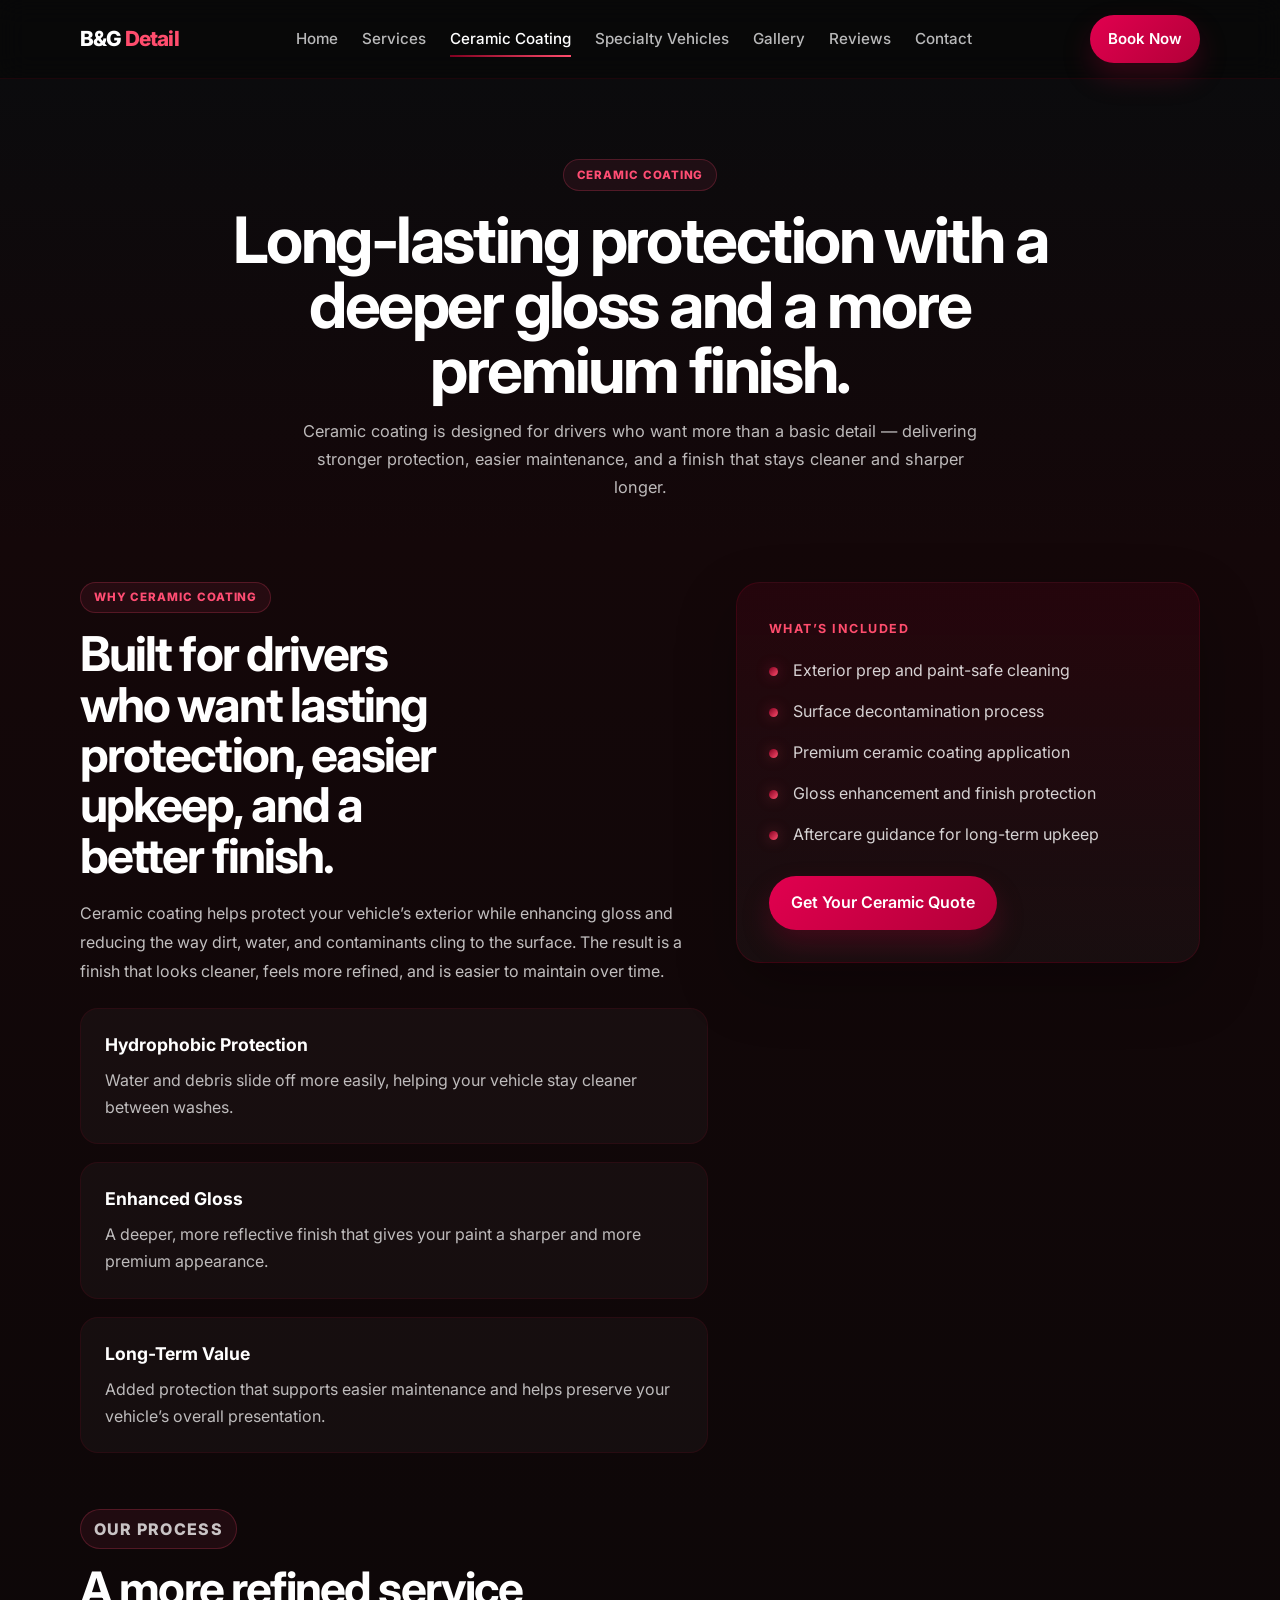
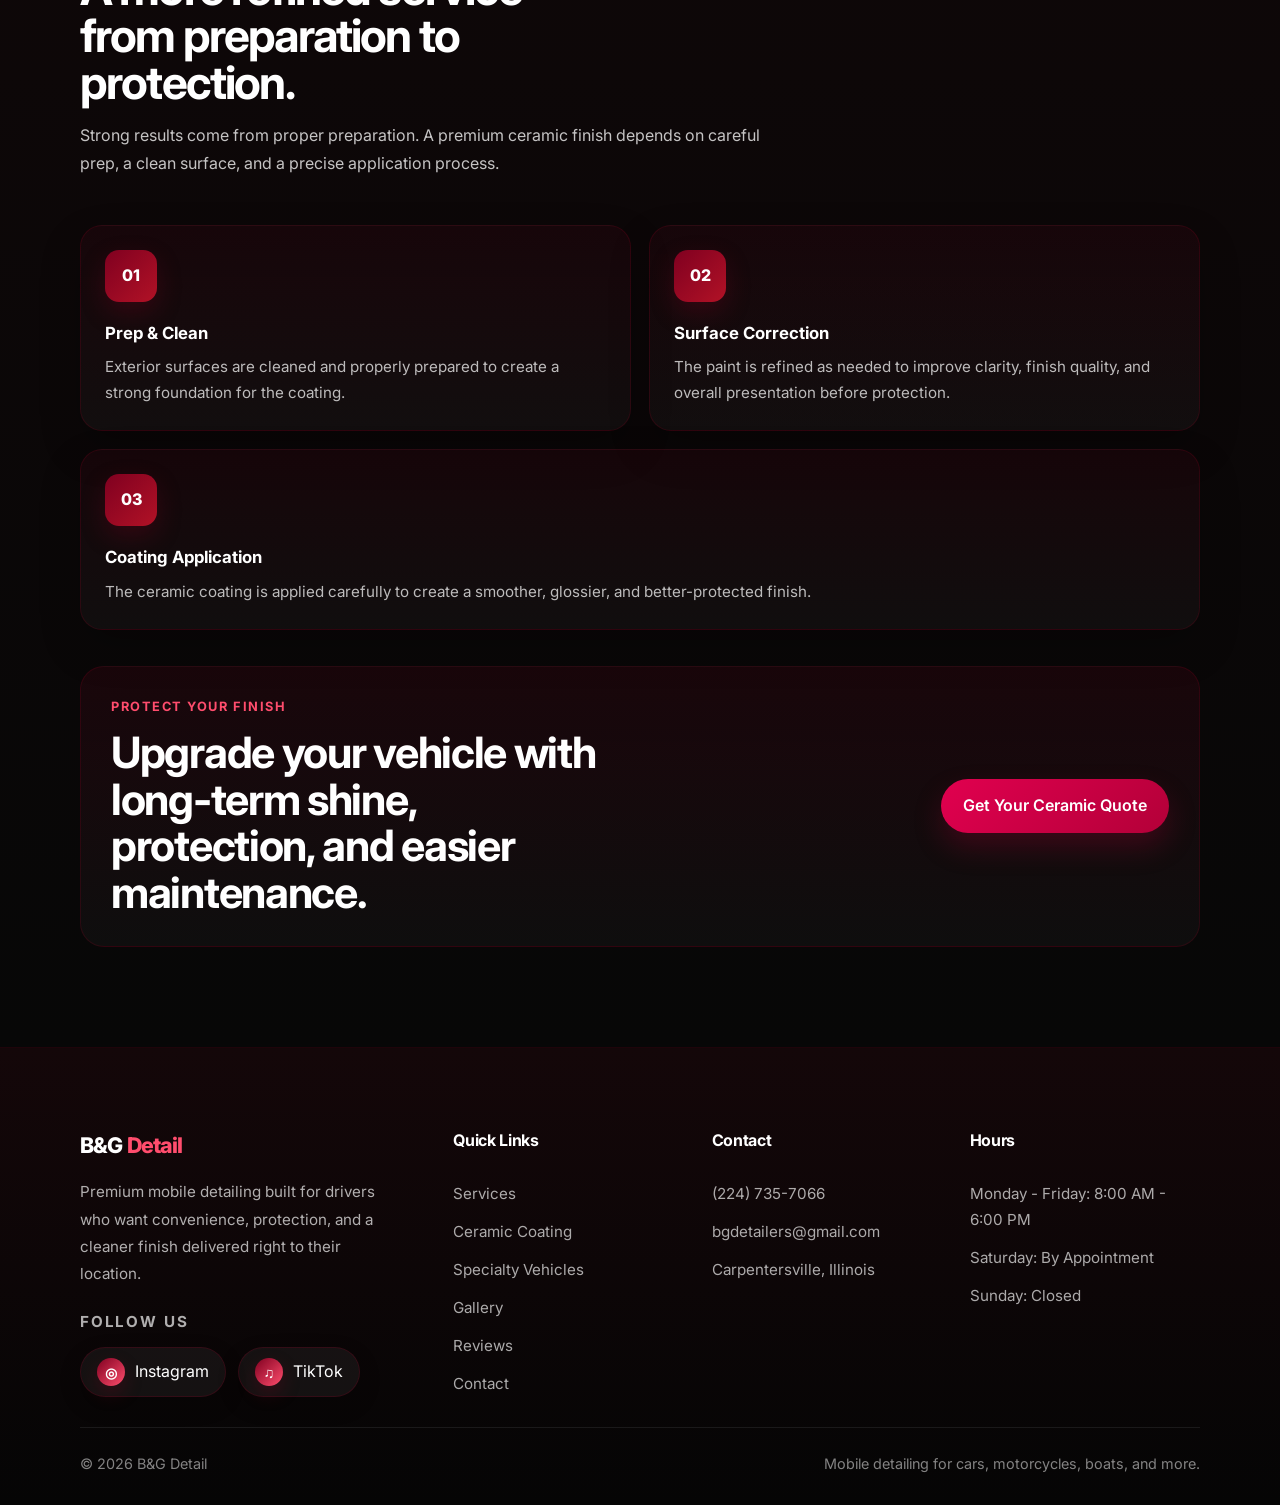
<file: ceramic-coating.html>
<!DOCTYPE html>
<html lang="en">

<head>
    <meta charset="UTF-8">
    <meta name="viewport" content="width=device-width, initial-scale=1.0">
    <title>Ceramic Coating | B&G Detail</title>
    <meta name="description"
        content="Protect your vehicle with premium ceramic coating from B&G Detail for long-lasting shine, durability, and easier maintenance.">
    <link href="https://fonts.googleapis.com/css2?family=Inter:wght@400;500;600;700;800&display=swap" rel="stylesheet">
    <link rel="stylesheet" href="style.css">
</head>

<body>

    <header class="site-header">
        <div class="container nav-wrap">
            <a href="index.html" class="logo">B&amp;G <span>Detail</span></a>

            <button class="menu-toggle" aria-label="Open menu" aria-expanded="false">
                <span></span>
                <span></span>
                <span></span>
            </button>

            <nav class="site-nav">
                <a href="index.html">Home</a>
                <a href="services.html">Services</a>
                <a href="ceramic-coating.html">Ceramic Coating</a>
                <a href="specialty-vehicles.html">Specialty Vehicles</a>
                <a href="gallery.html">Gallery</a>
                <a href="reviews.html">Reviews</a>
                <a href="contact.html">Contact</a>
                <a href="contact.html" class="btn btn-primary mobile-nav-cta">Book Now</a>
            </nav>

            <a href="vehicle-type.html" class="btn btn-primary nav-cta">Book Now</a>
        </div>
    </header>

    <main>
        <section class="page-hero ceramic-page-hero">
            <div class="container">
                <p class="section-eyebrow">Ceramic Coating</p>
                <h1>Long-lasting protection with a deeper gloss and a more premium finish.</h1>
                <p class="page-hero-text">
                    Ceramic coating is designed for drivers who want more than a basic detail — delivering stronger
                    protection, easier maintenance, and a finish that stays cleaner and sharper longer.
                </p>
            </div>
        </section>

        <section class="ceramic-section">
            <div class="container">
                <div class="ceramic-grid">
                    <div class="ceramic-main">
                        <div class="ceramic-intro">
                            <p class="section-eyebrow">Why Ceramic Coating</p>
                            <h2>Built for drivers who want lasting protection, easier upkeep, and a better finish.</h2>
                            <p class="ceramic-text">
                                Ceramic coating helps protect your vehicle’s exterior while enhancing gloss and reducing
                                the way dirt, water, and contaminants cling to the surface. The result is a finish that
                                looks cleaner, feels more refined, and is easier to maintain over time.
                            </p>
                        </div>

                        <div class="ceramic-benefits">
                            <div class="ceramic-benefit">
                                <h3>Hydrophobic Protection</h3>
                                <p>
                                    Water and debris slide off more easily, helping your vehicle stay cleaner between
                                    washes.
                                </p>
                            </div>

                            <div class="ceramic-benefit">
                                <h3>Enhanced Gloss</h3>
                                <p>
                                    A deeper, more reflective finish that gives your paint a sharper and more premium
                                    appearance.
                                </p>
                            </div>

                            <div class="ceramic-benefit">
                                <h3>Long-Term Value</h3>
                                <p>
                                    Added protection that supports easier maintenance and helps preserve your vehicle’s
                                    overall presentation.
                                </p>
                            </div>
                        </div>
                    </div>

                    <aside class="ceramic-sidebar">
                        <div class="ceramic-card">
                            <div class="ceramic-card-inner">
                                <p class="ceramic-card-label">What’s Included</p>
                                <ul class="ceramic-list">
                                    <li>Exterior prep and paint-safe cleaning</li>
                                    <li>Surface decontamination process</li>
                                    <li>Premium ceramic coating application</li>
                                    <li>Gloss enhancement and finish protection</li>
                                    <li>Aftercare guidance for long-term upkeep</li>
                                </ul>
                                <a href="contact.html" class="btn btn-primary">Get Your Ceramic Quote</a>
                            </div>
                        </div>
                    </aside>
                </div>

                <div class="ceramic-process">
                    <div class="section-heading ceramic-process-heading">
                        <p class="section-eyebrow">Our Process</p>
                        <h2>A more refined service from preparation to protection.</h2>
                        <p class="section-subtext">
                            Strong results come from proper preparation. A premium ceramic finish depends on careful
                            prep,
                            a clean surface, and a precise application process.
                        </p>
                    </div>

                    <div class="ceramic-steps">
                        <article class="ceramic-step-card">
                            <div class="step-number">01</div>
                            <h3>Prep &amp; Clean</h3>
                            <p>
                                Exterior surfaces are cleaned and properly prepared to create a strong foundation for
                                the coating.
                            </p>
                        </article>

                        <article class="ceramic-step-card">
                            <div class="step-number">02</div>
                            <h3>Surface Correction</h3>
                            <p>
                                The paint is refined as needed to improve clarity, finish quality, and overall
                                presentation before protection.
                            </p>
                        </article>

                        <article class="ceramic-step-card">
                            <div class="step-number">03</div>
                            <h3>Coating Application</h3>
                            <p>
                                The ceramic coating is applied carefully to create a smoother, glossier, and
                                better-protected finish.
                            </p>
                        </article>
                    </div>
                </div>

                <div class="ceramic-cta">
                    <div>
                        <p class="ceramic-cta-label">Protect your finish</p>
                        <h2>Upgrade your vehicle with long-term shine, protection, and easier maintenance.</h2>
                    </div>
                    <a href="contact.html" class="btn btn-primary">Get Your Ceramic Quote</a>
                </div>
            </div>
        </section>
    </main>

    <footer class="site-footer">
        <div class="container footer-grid">
            <div class="footer-brand">
                <a href="index.html" class="footer-logo">B&amp;G <span>Detail</span></a>
                <p>
                    Premium mobile detailing built for drivers who want convenience, protection,
                    and a cleaner finish delivered right to their location.
                </p>

                <div class="footer-social-block">
                    <p class="footer-social-label">Follow Us</p>
                    <div class="footer-socials">
                        <a href="https://www.instagram.com/b.gdetailers/" target="_blank" rel="noopener noreferrer"
                            class="social-pill">
                            <span class="social-icon">◎</span>
                            <span>Instagram</span>
                        </a>
                        <a href="https://www.tiktok.com/@b.gdetailers" target="_blank" rel="noopener noreferrer"
                            class="social-pill">
                            <span class="social-icon">♫</span>
                            <span>TikTok</span>
                        </a>
                    </div>
                </div>
            </div>

            <div class="footer-column">
                <h3>Quick Links</h3>
                <a href="services.html">Services</a>
                <a href="ceramic-coating.html">Ceramic Coating</a>
                <a href="specialty-vehicles.html">Specialty Vehicles</a>
                <a href="gallery.html">Gallery</a>
                <a href="reviews.html">Reviews</a>
                <a href="contact.html">Contact</a>
            </div>

            <div class="footer-column">
                <h3>Contact</h3>
                <a href="tel:2247357066">(224) 735-7066</a>
                <a href="mailto:bgdetailers@gmail.com">bgdetailers@gmail.com</a>
                <p>Carpentersville, Illinois</p>
            </div>

            <div class="footer-column">
                <h3>Hours</h3>
                <p>Monday - Friday: 8:00 AM - 6:00 PM</p>
                <p>Saturday: By Appointment</p>
                <p>Sunday: Closed</p>
            </div>
        </div>

        <div class="container footer-bottom">
            <p>© <span class="footer-year"></span> B&amp;G Detail</p>
            <p>Mobile detailing for cars, motorcycles, boats, and more.</p>
        </div>
    </footer>

    <div class="mobile-sticky-cta">
        <a href="tel:2247357066" class="mobile-call-btn">Call Now</a>
        <a href="contact.html" class="mobile-quote-btn">Get Quote</a>
    </div>

    <script src="//code.tidio.co/o5wcbk9w6vgg2jg5zzeadd9vyparjkzq.js" async></script>
    <script src="script.js"></script>
</body>

</html>
</file>
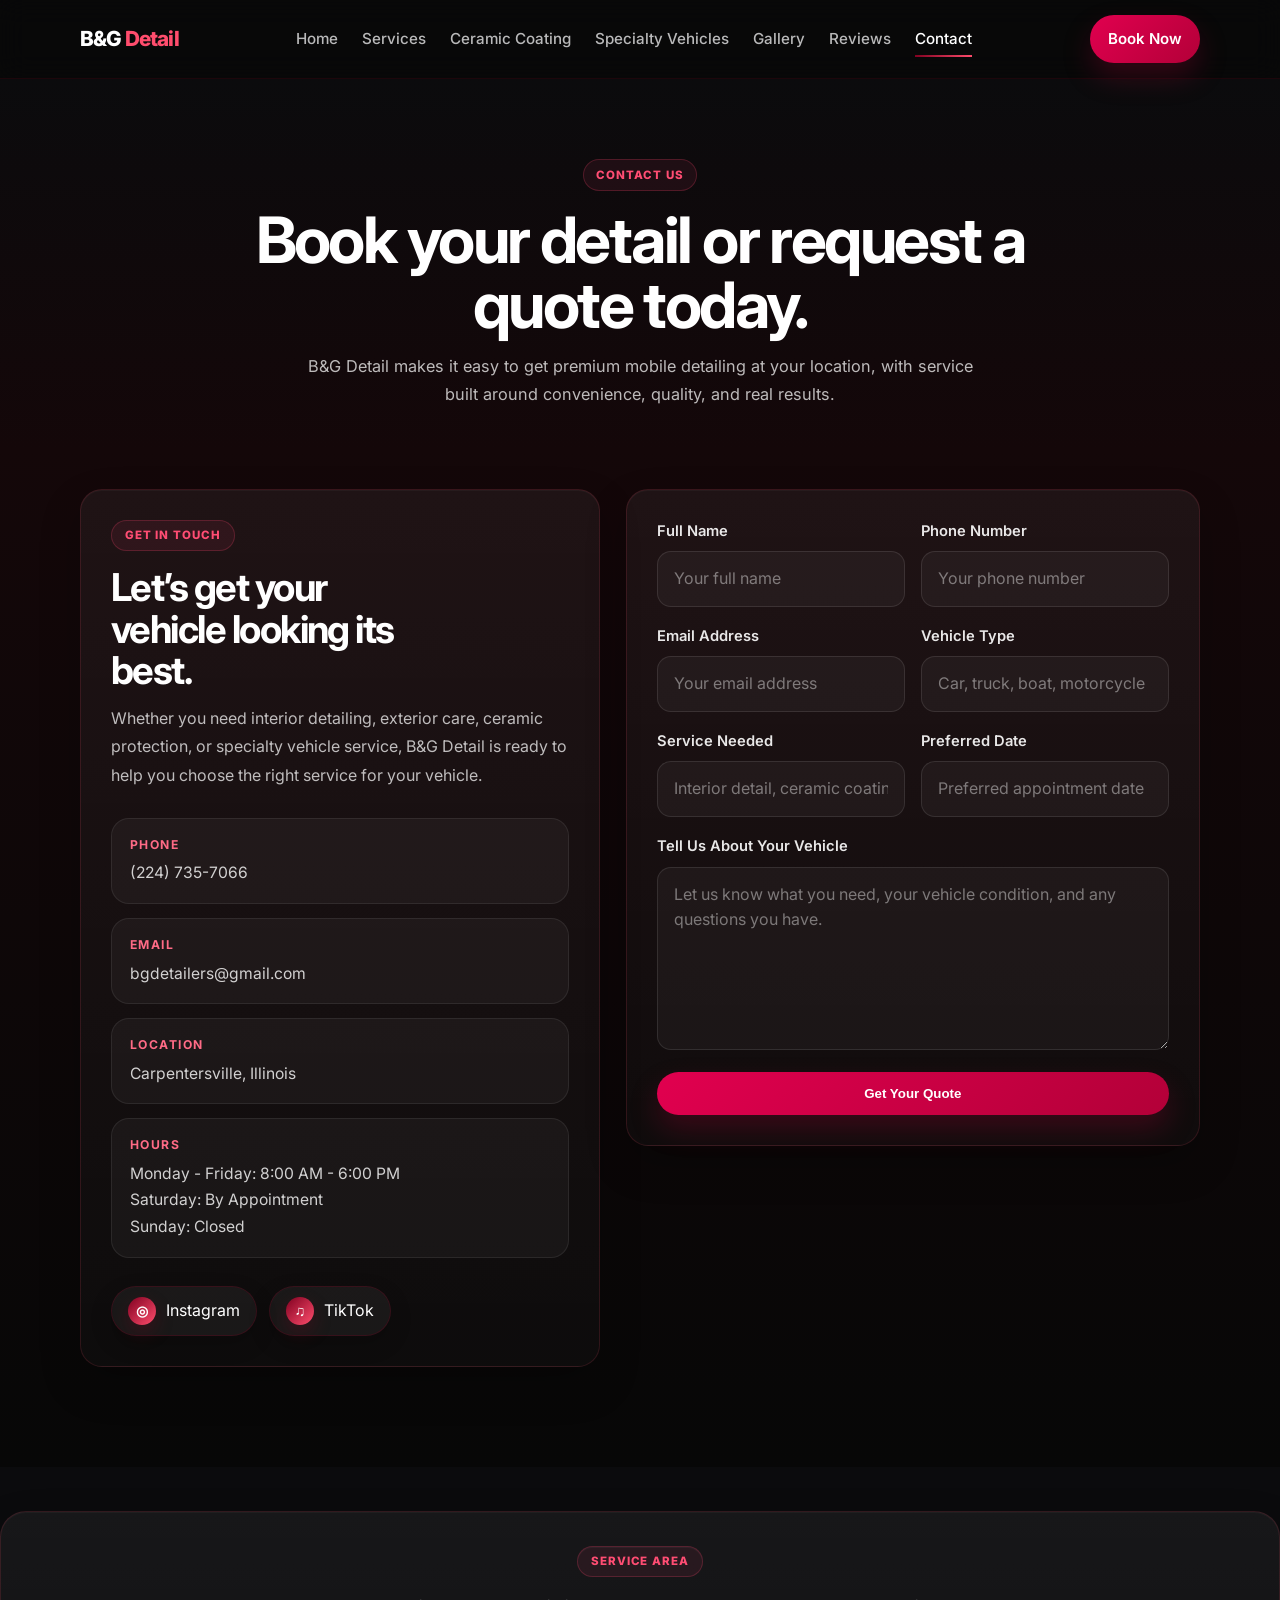
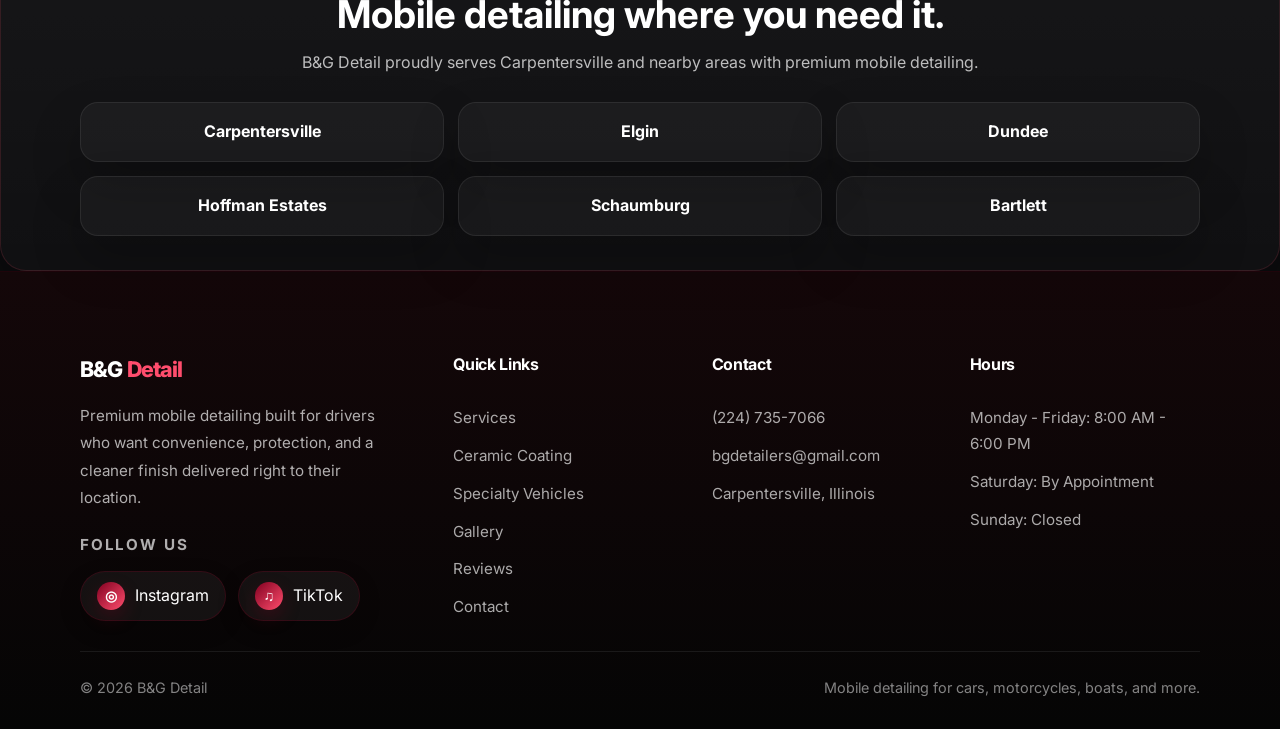
<file: contact.html>
<!DOCTYPE html>
<html lang="en">

<head>
    <meta charset="UTF-8">
    <meta name="viewport" content="width=device-width, initial-scale=1.0">
    <title>Contact B&G Detail | Get a Quote</title>
    <meta name="description"
        content="Contact B&G Detail to request a quote for premium mobile detailing, ceramic coating, and specialty vehicle services.">
    <link href="https://fonts.googleapis.com/css2?family=Inter:wght@400;600;700;800&display=swap" rel="stylesheet">
    <link rel="stylesheet" href="style.css">
</head>

<body>

    <header class="site-header">
        <div class="container nav-wrap">
            <a href="index.html" class="logo">B&amp;G <span>Detail</span></a>

            <button class="menu-toggle" aria-label="Open menu" aria-expanded="false">
                <span></span>
                <span></span>
                <span></span>
            </button>

            <nav class="site-nav">
                <a href="index.html">Home</a>
                <a href="services.html">Services</a>
                <a href="ceramic-coating.html">Ceramic Coating</a>
                <a href="specialty-vehicles.html">Specialty Vehicles</a>
                <a href="gallery.html">Gallery</a>
                <a href="reviews.html">Reviews</a>
                <a href="contact.html">Contact</a>
                <a href="contact.html" class="btn btn-primary mobile-nav-cta">Book Now</a>
            </nav>

            <a href="vehicle-type.html" class="btn btn-primary nav-cta">Book Now</a>
        </div>
    </header>

    <section class="page-hero contact-page-hero">
        <div class="container">
            <p class="section-eyebrow">Contact Us</p>
            <h1>Book your detail or request a quote today.</h1>
            <p class="page-hero-text">
                B&amp;G Detail makes it easy to get premium mobile detailing at your location,
                with service built around convenience, quality, and real results.
            </p>
        </div>
    </section>

    <section class="contact-page-section">
        <div class="container">
            <div class="contact-page-grid">
                <div class="contact-info-panel">
                    <p class="section-eyebrow">Get In Touch</p>
                    <h2>Let’s get your vehicle looking its best.</h2>
                    <p class="contact-info-text">
                        Whether you need interior detailing, exterior care, ceramic protection, or specialty vehicle
                        service,
                        B&amp;G Detail is ready to help you choose the right service for your vehicle.
                    </p>

                    <div class="contact-info-list">
                        <div class="contact-info-item">
                            <span class="info-label">Phone</span>
                            <a href="tel:2247357066">(224) 735-7066</a>
                        </div>

                        <div class="contact-info-item">
                            <span class="info-label">Email</span>
                            <a href="mailto:bgdetailers@gmail.com">bgdetailers@gmail.com</a>
                        </div>

                        <div class="contact-info-item">
                            <span class="info-label">Location</span>
                            <p>Carpentersville, Illinois</p>
                        </div>

                        <div class="contact-info-item">
                            <span class="info-label">Hours</span>
                            <p>Monday - Friday: 8:00 AM - 6:00 PM</p>
                            <p>Saturday: By Appointment</p>
                            <p>Sunday: Closed</p>
                        </div>
                    </div>

                    <div class="contact-socials">
                        <a href="https://www.instagram.com/b.gdetailers/" target="_blank" rel="noopener noreferrer"
                            class="social-pill">
                            <span class="social-icon">◎</span>
                            <span>Instagram</span>
                        </a>

                        <a href="https://www.tiktok.com/@b.gdetailers" target="_blank" rel="noopener noreferrer"
                            class="social-pill">
                            <span class="social-icon">♫</span>
                            <span>TikTok</span>
                        </a>
                    </div>
                </div>

                <div class="contact-form-panel">
                    <form action="https://formspree.io/f/meepzpjq" method="POST" class="contact-form">
                        <div class="form-row">
                            <div class="form-group">
                                <label for="name">Full Name</label>
                                <input type="text" id="name" name="name" placeholder="Your full name" required>
                            </div>

                            <div class="form-group">
                                <label for="phone">Phone Number</label>
                                <input type="tel" id="phone" name="phone" placeholder="Your phone number" required>
                            </div>
                        </div>

                        <div class="form-row">
                            <div class="form-group">
                                <label for="email">Email Address</label>
                                <input type="email" id="email" name="email" placeholder="Your email address" required>
                            </div>

                            <div class="form-group">
                                <label for="vehicle">Vehicle Type</label>
                                <input type="text" id="vehicle" name="vehicle"
                                    placeholder="Car, truck, boat, motorcycle" required>
                            </div>
                        </div>

                        <div class="form-row">
                            <div class="form-group">
                                <label for="service">Service Needed</label>
                                <input type="text" id="service" name="service"
                                    placeholder="Interior detail, ceramic coating, etc." required>
                            </div>

                            <div class="form-group">
                                <label for="preferred-date">Preferred Date</label>
                                <input type="text" id="preferred-date" name="preferred-date"
                                    placeholder="Preferred appointment date" required>
                            </div>
                        </div>

                        <div class="form-group">
                            <label for="message">Tell Us About Your Vehicle</label>
                            <textarea id="message" name="message" rows="6"
                                placeholder="Let us know what you need, your vehicle condition, and any questions you have."
                                required></textarea>
                        </div>

                        <button type="submit" class="btn btn-primary">Get Your Quote</button>
                    </form>
                </div>
            </div>
        </div>
    </section>

    <section class="service-area-section">
        <div class="container">
            <div class="service-area-copy">
                <span class="section-tag">Service Area</span>
                <h2>Mobile detailing where you need it.</h2>
                <p>
                    B&amp;G Detail proudly serves Carpentersville and nearby areas with premium mobile detailing.
                </p>
            </div>

            <div class="service-area-grid">
                <div class="service-area-card">Carpentersville</div>
                <div class="service-area-card">Elgin</div>
                <div class="service-area-card">Dundee</div>
                <div class="service-area-card">Hoffman Estates</div>
                <div class="service-area-card">Schaumburg</div>
                <div class="service-area-card">Bartlett</div>
            </div>
        </div>
    </section>

    <footer class="site-footer">
        <div class="container footer-grid">
            <div class="footer-brand">
                <a href="index.html" class="footer-logo">B&amp;G <span>Detail</span></a>
                <p>
                    Premium mobile detailing built for drivers who want convenience, protection,
                    and a cleaner finish delivered right to their location.
                </p>

                <div class="footer-social-block">
                    <p class="footer-social-label">Follow Us</p>
                    <div class="footer-socials">
                        <a href="https://www.instagram.com/b.gdetailers/" target="_blank" rel="noopener noreferrer"
                            class="social-pill">
                            <span class="social-icon">◎</span>
                            <span>Instagram</span>
                        </a>
                        <a href="https://www.tiktok.com/@b.gdetailers" target="_blank" rel="noopener noreferrer"
                            class="social-pill">
                            <span class="social-icon">♫</span>
                            <span>TikTok</span>
                        </a>
                    </div>
                </div>
            </div>

            <div class="footer-column">
                <h3>Quick Links</h3>
                <a href="services.html">Services</a>
                <a href="ceramic-coating.html">Ceramic Coating</a>
                <a href="specialty-vehicles.html">Specialty Vehicles</a>
                <a href="gallery.html">Gallery</a>
                <a href="reviews.html">Reviews</a>
                <a href="contact.html">Contact</a>
            </div>

            <div class="footer-column">
                <h3>Contact</h3>
                <a href="tel:2247357066">(224) 735-7066</a>
                <a href="mailto:bgdetailers@gmail.com">bgdetailers@gmail.com</a>
                <p>Carpentersville, Illinois</p>
            </div>

            <div class="footer-column">
                <h3>Hours</h3>
                <p>Monday - Friday: 8:00 AM - 6:00 PM</p>
                <p>Saturday: By Appointment</p>
                <p>Sunday: Closed</p>
            </div>
        </div>

        <div class="container footer-bottom">
            <p>© <span class="footer-year"></span> B&amp;G Detail</p>
            <p>Mobile detailing for cars, motorcycles, boats, and more.</p>
        </div>
    </footer>

    <script src="//code.tidio.co/o5wcbk9w6vgg2jg5zzeadd9vyparjkzq.js" async></script>
    <script src="script.js"></script>
</body>

</html>
</file>
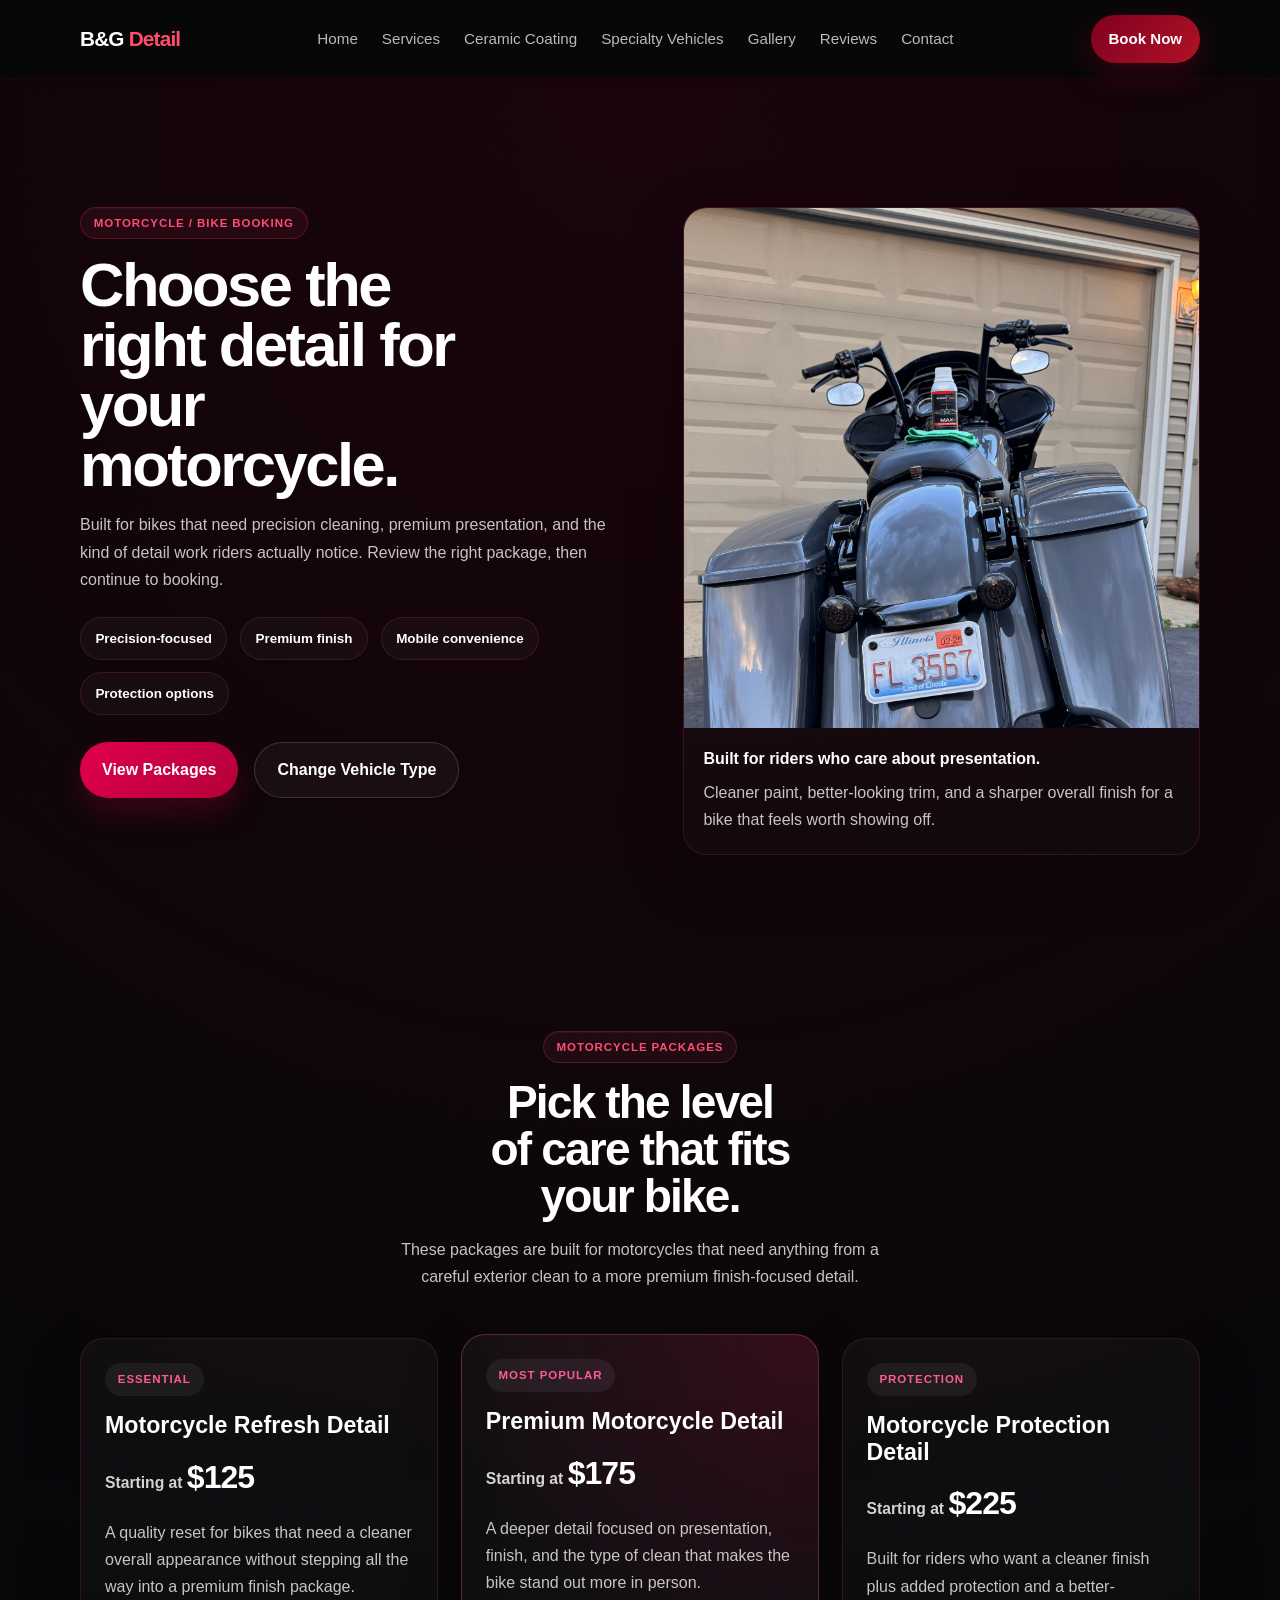
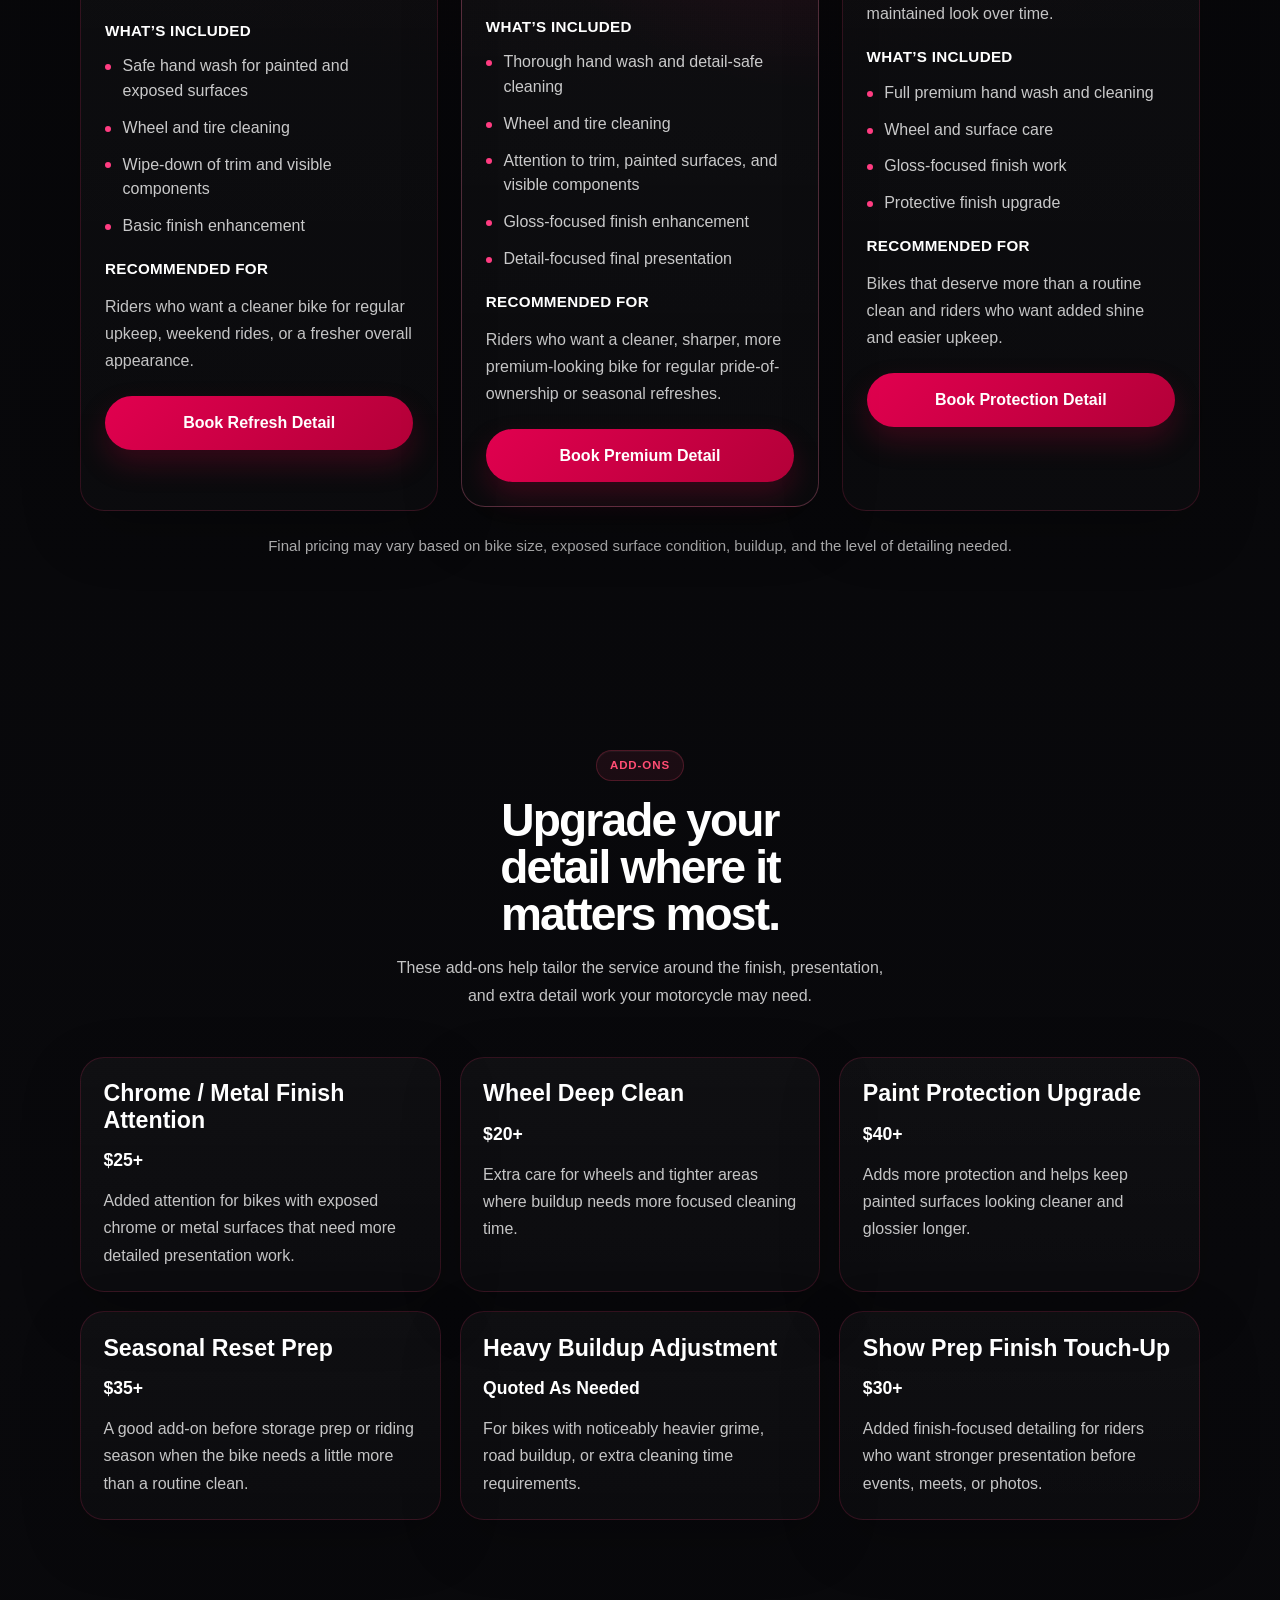
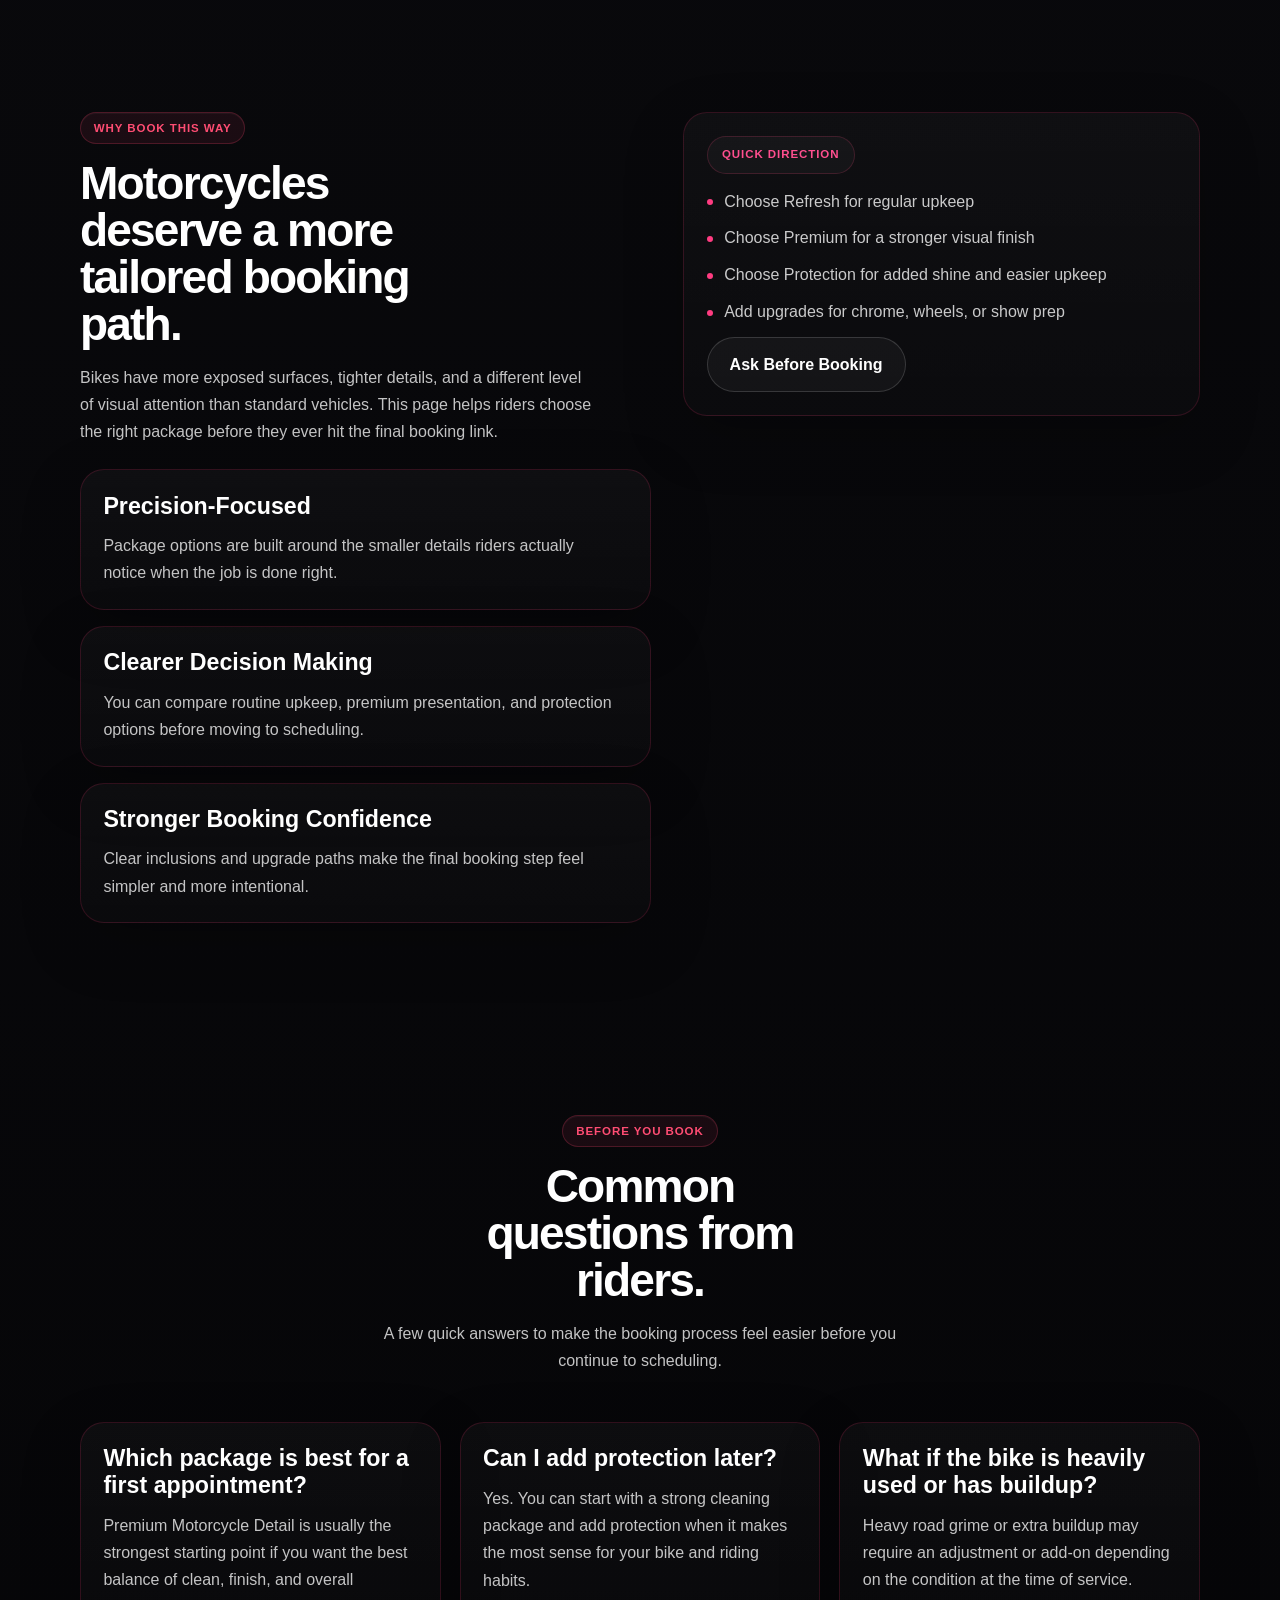
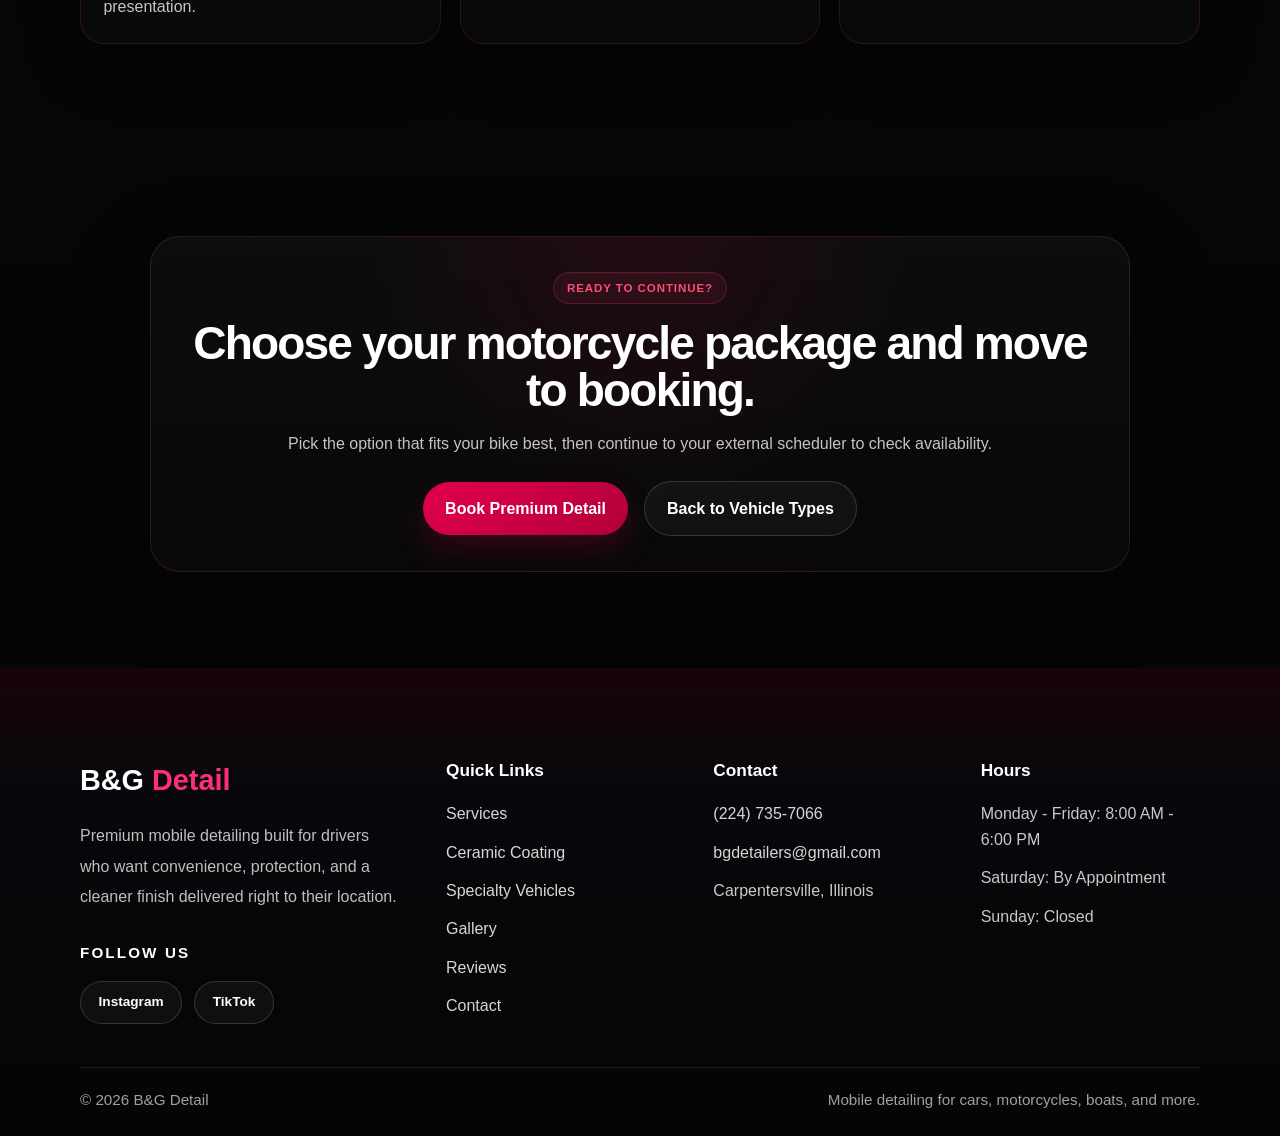
<file: motorcycle-booking.html>
<!DOCTYPE html>
<html lang="en">

<head>
    <meta charset="UTF-8" />
    <meta name="viewport" content="width=device-width, initial-scale=1.0" />
    <title>Motorcycle Booking | B&amp;G Detail</title>
    <meta name="description"
        content="Book motorcycle detailing with B&G Detail. Explore premium bike detailing, protection options, and add-on services built for a cleaner, sharper finish." />
    <link rel="stylesheet" href="style.css" />
</head>

<body class="motorcycle-page">
    <header class="motorcycle-page-header">
        <div class="motorcycle-page-shell motorcycle-page-nav-wrap">
            <a href="index.html" class="motorcycle-page-logo">B&amp;G <span>Detail</span></a>

            <nav class="motorcycle-page-nav" aria-label="Motorcycle page navigation">
                <a href="index.html">Home</a>
                <a href="services.html">Services</a>
                <a href="ceramic-coating.html">Ceramic Coating</a>
                <a href="specialty-vehicles.html">Specialty Vehicles</a>
                <a href="gallery.html">Gallery</a>
                <a href="reviews.html">Reviews</a>
                <a href="contact.html">Contact</a>
            </nav>

            <a href="vehicle-type.html" class="motorcycle-page-book-btn">Book Now</a>
        </div>
    </header>

    <main class="motorcycle-booking-page">
        <section class="motorcycle-booking-hero">
            <div class="motorcycle-page-shell motorcycle-booking-hero-grid">
                <div class="motorcycle-booking-copy">
                    <span class="section-tag">Motorcycle / Bike Booking</span>
                    <h1>Choose the right detail for your motorcycle.</h1>
                    <p class="motorcycle-booking-lead">
                        Built for bikes that need precision cleaning, premium presentation, and the
                        kind of detail work riders actually notice. Review the right package, then
                        continue to booking.
                    </p>

                    <div class="motorcycle-booking-proof">
                        <div class="proof-pill">Precision-focused</div>
                        <div class="proof-pill">Premium finish</div>
                        <div class="proof-pill">Mobile convenience</div>
                        <div class="proof-pill">Protection options</div>
                    </div>

                    <div class="motorcycle-booking-actions">
                        <a href="#motorcycle-packages" class="btn btn-primary">View Packages</a>
                        <a href="vehicle-type.html" class="btn btn-secondary">Change Vehicle Type</a>
                    </div>
                </div>

                <div class="motorcycle-booking-hero-card">
                    <img src="assets/Images/motorcycle-detail.jpeg" alt="Motorcycle after premium detailing"
                        class="motorcycle-booking-hero-image" />
                    <div class="motorcycle-booking-hero-note">
                        <strong>Built for riders who care about presentation.</strong>
                        <span>
                            Cleaner paint, better-looking trim, and a sharper overall finish for a
                            bike that feels worth showing off.
                        </span>
                    </div>
                </div>
            </div>
        </section>

        <section class="motorcycle-packages-section" id="motorcycle-packages">
            <div class="motorcycle-page-shell">
                <div class="section-heading centered">
                    <span class="section-tag">Motorcycle Packages</span>
                    <h2>Pick the level of care that fits your bike.</h2>
                    <p>
                        These packages are built for motorcycles that need anything from a careful
                        exterior clean to a more premium finish-focused detail.
                    </p>
                </div>

                <div class="motorcycle-package-grid">
                    <article class="motorcycle-package-card">
                        <div class="motorcycle-package-badge">Essential</div>
                        <h3>Motorcycle Refresh Detail</h3>
                        <div class="motorcycle-package-price">Starting at <span>$125</span></div>
                        <p class="motorcycle-package-summary">
                            A quality reset for bikes that need a cleaner overall appearance without
                            stepping all the way into a premium finish package.
                        </p>

                        <div class="motorcycle-package-block">
                            <h4>What’s Included</h4>
                            <ul>
                                <li>Safe hand wash for painted and exposed surfaces</li>
                                <li>Wheel and tire cleaning</li>
                                <li>Wipe-down of trim and visible components</li>
                                <li>Basic finish enhancement</li>
                            </ul>
                        </div>

                        <div class="motorcycle-package-block">
                            <h4>Recommended For</h4>
                            <p>
                                Riders who want a cleaner bike for regular upkeep, weekend rides, or
                                a fresher overall appearance.
                            </p>
                        </div>

                        <a href="YOUR_SQUARE_MOTORCYCLE_REFRESH_LINK" target="_blank" rel="noopener noreferrer"
                            class="btn btn-primary motorcycle-package-btn">
                            Book Refresh Detail
                        </a>
                    </article>

                    <article class="motorcycle-package-card featured">
                        <div class="motorcycle-package-badge featured-badge">Most Popular</div>
                        <h3>Premium Motorcycle Detail</h3>
                        <div class="motorcycle-package-price">Starting at <span>$175</span></div>
                        <p class="motorcycle-package-summary">
                            A deeper detail focused on presentation, finish, and the type of clean
                            that makes the bike stand out more in person.
                        </p>

                        <div class="motorcycle-package-block">
                            <h4>What’s Included</h4>
                            <ul>
                                <li>Thorough hand wash and detail-safe cleaning</li>
                                <li>Wheel and tire cleaning</li>
                                <li>Attention to trim, painted surfaces, and visible components</li>
                                <li>Gloss-focused finish enhancement</li>
                                <li>Detail-focused final presentation</li>
                            </ul>
                        </div>

                        <div class="motorcycle-package-block">
                            <h4>Recommended For</h4>
                            <p>
                                Riders who want a cleaner, sharper, more premium-looking bike for
                                regular pride-of-ownership or seasonal refreshes.
                            </p>
                        </div>

                        <a href="YOUR_SQUARE_MOTORCYCLE_PREMIUM_LINK" target="_blank" rel="noopener noreferrer"
                            class="btn btn-primary motorcycle-package-btn">
                            Book Premium Detail
                        </a>
                    </article>

                    <article class="motorcycle-package-card">
                        <div class="motorcycle-package-badge">Protection</div>
                        <h3>Motorcycle Protection Detail</h3>
                        <div class="motorcycle-package-price">Starting at <span>$225</span></div>
                        <p class="motorcycle-package-summary">
                            Built for riders who want a cleaner finish plus added protection and a
                            better-maintained look over time.
                        </p>

                        <div class="motorcycle-package-block">
                            <h4>What’s Included</h4>
                            <ul>
                                <li>Full premium hand wash and cleaning</li>
                                <li>Wheel and surface care</li>
                                <li>Gloss-focused finish work</li>
                                <li>Protective finish upgrade</li>
                            </ul>
                        </div>

                        <div class="motorcycle-package-block">
                            <h4>Recommended For</h4>
                            <p>
                                Bikes that deserve more than a routine clean and riders who want added
                                shine and easier upkeep.
                            </p>
                        </div>

                        <a href="YOUR_SQUARE_MOTORCYCLE_PROTECTION_LINK" target="_blank" rel="noopener noreferrer"
                            class="btn btn-primary motorcycle-package-btn">
                            Book Protection Detail
                        </a>
                    </article>
                </div>

                <p class="motorcycle-pricing-note">
                    Final pricing may vary based on bike size, exposed surface condition, buildup,
                    and the level of detailing needed.
                </p>
            </div>
        </section>

        <section class="motorcycle-addons-section">
            <div class="motorcycle-page-shell">
                <div class="section-heading centered">
                    <span class="section-tag">Add-Ons</span>
                    <h2>Upgrade your detail where it matters most.</h2>
                    <p>
                        These add-ons help tailor the service around the finish, presentation, and
                        extra detail work your motorcycle may need.
                    </p>
                </div>

                <div class="motorcycle-addon-grid">
                    <article class="motorcycle-addon-card">
                        <h3>Chrome / Metal Finish Attention</h3>
                        <div class="addon-price">$25+</div>
                        <p>
                            Added attention for bikes with exposed chrome or metal surfaces that need
                            more detailed presentation work.
                        </p>
                    </article>

                    <article class="motorcycle-addon-card">
                        <h3>Wheel Deep Clean</h3>
                        <div class="addon-price">$20+</div>
                        <p>
                            Extra care for wheels and tighter areas where buildup needs more focused
                            cleaning time.
                        </p>
                    </article>

                    <article class="motorcycle-addon-card">
                        <h3>Paint Protection Upgrade</h3>
                        <div class="addon-price">$40+</div>
                        <p>
                            Adds more protection and helps keep painted surfaces looking cleaner and
                            glossier longer.
                        </p>
                    </article>

                    <article class="motorcycle-addon-card">
                        <h3>Seasonal Reset Prep</h3>
                        <div class="addon-price">$35+</div>
                        <p>
                            A good add-on before storage prep or riding season when the bike needs a
                            little more than a routine clean.
                        </p>
                    </article>

                    <article class="motorcycle-addon-card">
                        <h3>Heavy Buildup Adjustment</h3>
                        <div class="addon-price">Quoted As Needed</div>
                        <p>
                            For bikes with noticeably heavier grime, road buildup, or extra cleaning
                            time requirements.
                        </p>
                    </article>

                    <article class="motorcycle-addon-card">
                        <h3>Show Prep Finish Touch-Up</h3>
                        <div class="addon-price">$30+</div>
                        <p>
                            Added finish-focused detailing for riders who want stronger presentation
                            before events, meets, or photos.
                        </p>
                    </article>
                </div>
            </div>
        </section>

        <section class="motorcycle-booking-benefits">
            <div class="motorcycle-page-shell motorcycle-booking-benefits-grid">
                <div class="motorcycle-booking-benefits-copy">
                    <span class="section-tag">Why Book This Way</span>
                    <h2>Motorcycles deserve a more tailored booking path.</h2>
                    <p>
                        Bikes have more exposed surfaces, tighter details, and a different level of
                        visual attention than standard vehicles. This page helps riders choose the
                        right package before they ever hit the final booking link.
                    </p>

                    <div class="motorcycle-benefit-list">
                        <div class="motorcycle-benefit-card">
                            <h3>Precision-Focused</h3>
                            <p>
                                Package options are built around the smaller details riders actually
                                notice when the job is done right.
                            </p>
                        </div>

                        <div class="motorcycle-benefit-card">
                            <h3>Clearer Decision Making</h3>
                            <p>
                                You can compare routine upkeep, premium presentation, and protection
                                options before moving to scheduling.
                            </p>
                        </div>

                        <div class="motorcycle-benefit-card">
                            <h3>Stronger Booking Confidence</h3>
                            <p>
                                Clear inclusions and upgrade paths make the final booking step feel
                                simpler and more intentional.
                            </p>
                        </div>
                    </div>
                </div>

                <div class="motorcycle-booking-side-card">
                    <span class="side-card-tag">Quick Direction</span>
                    <ul>
                        <li>Choose Refresh for regular upkeep</li>
                        <li>Choose Premium for a stronger visual finish</li>
                        <li>Choose Protection for added shine and easier upkeep</li>
                        <li>Add upgrades for chrome, wheels, or show prep</li>
                    </ul>
                    <a href="contact.html" class="btn btn-secondary">Ask Before Booking</a>
                </div>
            </div>
        </section>

        <section class="motorcycle-booking-faq">
            <div class="motorcycle-page-shell">
                <div class="section-heading centered">
                    <span class="section-tag">Before You Book</span>
                    <h2>Common questions from riders.</h2>
                    <p>
                        A few quick answers to make the booking process feel easier before you continue
                        to scheduling.
                    </p>
                </div>

                <div class="motorcycle-faq-grid">
                    <article class="motorcycle-faq-card">
                        <h3>Which package is best for a first appointment?</h3>
                        <p>
                            Premium Motorcycle Detail is usually the strongest starting point if you
                            want the best balance of clean, finish, and overall presentation.
                        </p>
                    </article>

                    <article class="motorcycle-faq-card">
                        <h3>Can I add protection later?</h3>
                        <p>
                            Yes. You can start with a strong cleaning package and add protection when
                            it makes the most sense for your bike and riding habits.
                        </p>
                    </article>

                    <article class="motorcycle-faq-card">
                        <h3>What if the bike is heavily used or has buildup?</h3>
                        <p>
                            Heavy road grime or extra buildup may require an adjustment or add-on
                            depending on the condition at the time of service.
                        </p>
                    </article>
                </div>
            </div>
        </section>

        <section class="motorcycle-booking-final-cta">
            <div class="motorcycle-page-shell">
                <div class="motorcycle-booking-final-box">
                    <span class="section-tag">Ready To Continue?</span>
                    <h2>Choose your motorcycle package and move to booking.</h2>
                    <p>
                        Pick the option that fits your bike best, then continue to your external
                        scheduler to check availability.
                    </p>

                    <div class="motorcycle-booking-final-actions">
                        <a href="YOUR_SQUARE_MOTORCYCLE_PREMIUM_LINK" target="_blank" rel="noopener noreferrer"
                            class="btn btn-primary">
                            Book Premium Detail
                        </a>
                        <a href="vehicle-type.html" class="btn btn-secondary">Back to Vehicle Types</a>
                    </div>
                </div>
            </div>
        </section>
    </main>

    <footer class="motorcycle-page-footer">
        <div class="motorcycle-page-shell motorcycle-page-footer-grid">
            <div class="motorcycle-page-footer-brand">
                <a href="index.html" class="motorcycle-page-footer-logo">B&amp;G <span>Detail</span></a>
                <p>
                    Premium mobile detailing built for drivers who want convenience, protection, and
                    a cleaner finish delivered right to their location.
                </p>

                <div class="motorcycle-page-footer-social">
                    <span>FOLLOW US</span>
                    <div class="motorcycle-page-footer-social-links">
                        <a href="https://www.instagram.com/b.gdetailers/" target="_blank" rel="noopener noreferrer"
                            class="motorcycle-page-social-pill">Instagram</a>
                        <a href="https://www.tiktok.com/@b.gdetailers" target="_blank" rel="noopener noreferrer"
                            class="motorcycle-page-social-pill">TikTok</a>
                    </div>
                </div>
            </div>

            <div>
                <h4>Quick Links</h4>
                <ul class="motorcycle-page-footer-links">
                    <li><a href="services.html">Services</a></li>
                    <li><a href="ceramic-coating.html">Ceramic Coating</a></li>
                    <li><a href="specialty-vehicles.html">Specialty Vehicles</a></li>
                    <li><a href="gallery.html">Gallery</a></li>
                    <li><a href="reviews.html">Reviews</a></li>
                    <li><a href="contact.html">Contact</a></li>
                </ul>
            </div>

            <div>
                <h4>Contact</h4>
                <ul class="motorcycle-page-footer-links">
                    <li><a href="tel:12247357066">(224) 735-7066</a></li>
                    <li><a href="mailto:bgdetailers@gmail.com">bgdetailers@gmail.com</a></li>
                    <li>Carpentersville, Illinois</li>
                </ul>
            </div>

            <div>
                <h4>Hours</h4>
                <ul class="motorcycle-page-footer-links">
                    <li>Monday - Friday: 8:00 AM - 6:00 PM</li>
                    <li>Saturday: By Appointment</li>
                    <li>Sunday: Closed</li>
                </ul>
            </div>
        </div>

        <div class="motorcycle-page-shell motorcycle-page-footer-bottom">
            <p>&copy; 2026 B&amp;G Detail</p>
            <p>Mobile detailing for cars, motorcycles, boats, and more.</p>
        </div>
    </footer>
</body>

</html>
</file>
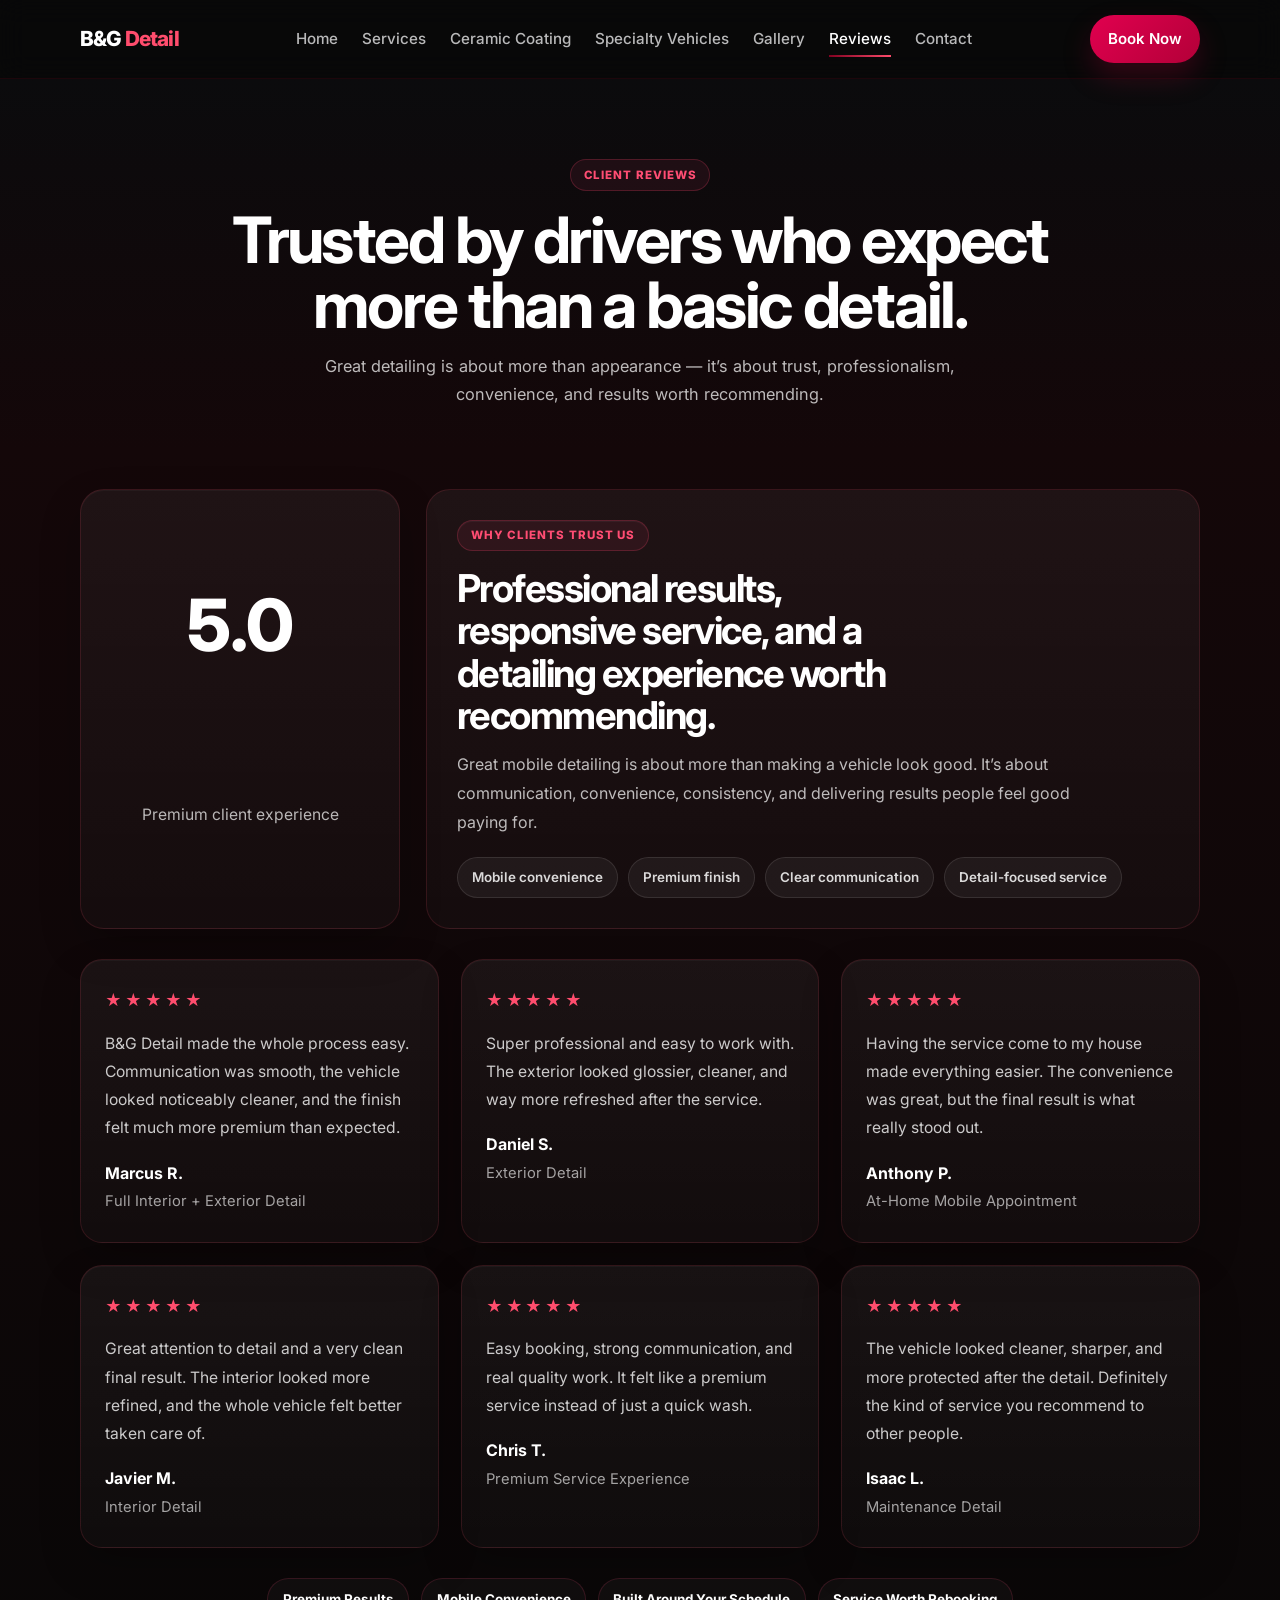
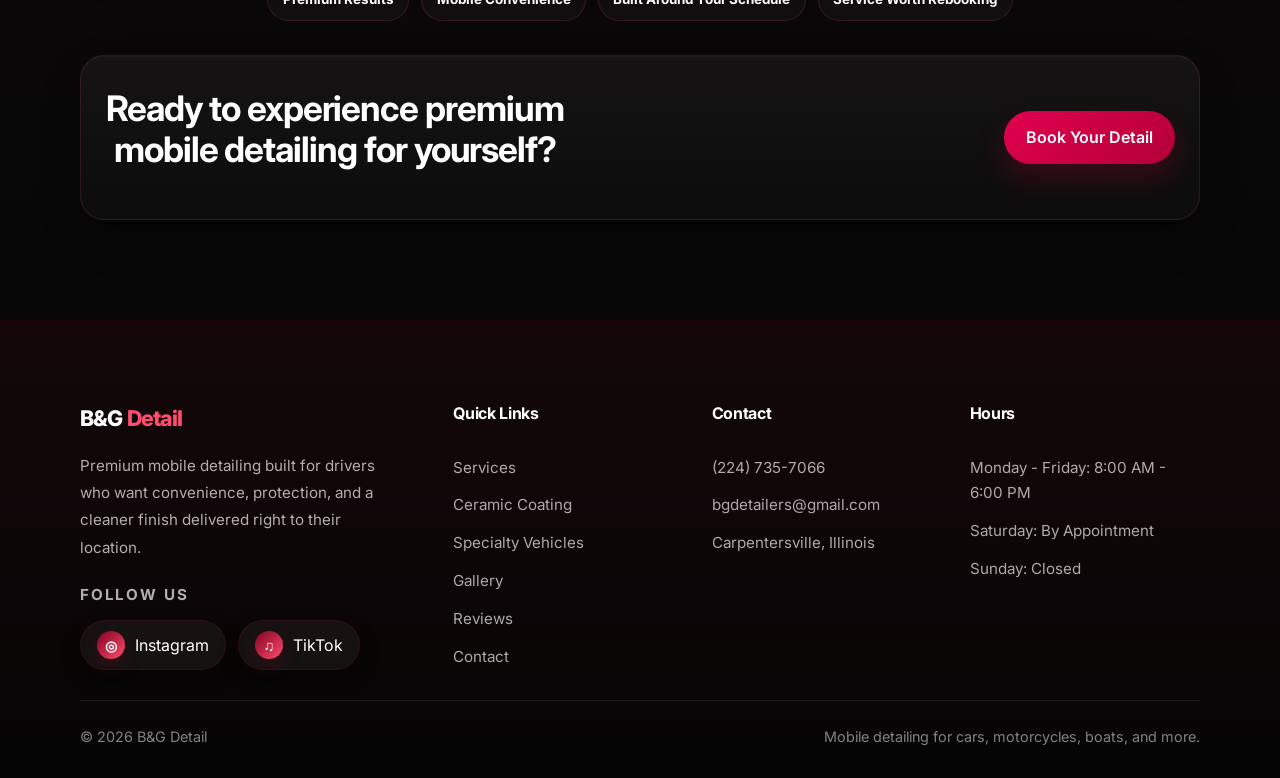
<file: reviews.html>
<!DOCTYPE html>
<html lang="en">

<head>
    <meta charset="UTF-8">
    <meta name="viewport" content="width=device-width, initial-scale=1.0">
    <title>Customer Reviews | B&G Detail</title>

    <meta name="description"
        content="Read real customer reviews from B&G Detail. See why clients trust us for premium auto detailing, ceramic coating, and interior cleaning.">

    <meta name="keywords"
        content="car detailing reviews, auto detailing testimonials, ceramic coating reviews, B&G Detail reviews">

    <meta name="author" content="B&G Detail">

    <meta property="og:title" content="Customer Reviews | B&G Detail">
    <meta property="og:description" content="See what real customers are saying about B&G Detail.">
    <meta property="og:type" content="website">
    <meta property="og:image" content="images/review-preview.jpg">
    <link href="https://fonts.googleapis.com/css2?family=Inter:wght@400;600;700;800&display=swap" rel="stylesheet">
    <link rel="stylesheet" href="style.css">
</head>

<body>

    <header class="site-header">
        <div class="container nav-wrap">
            <a href="index.html" class="logo">B&amp;G <span>Detail</span></a>

            <button class="menu-toggle" aria-label="Open menu" aria-expanded="false">
                <span></span>
                <span></span>
                <span></span>
            </button>

            <nav class="site-nav">
                <a href="index.html">Home</a>
                <a href="services.html">Services</a>
                <a href="ceramic-coating.html">Ceramic Coating</a>
                <a href="specialty-vehicles.html">Specialty Vehicles</a>
                <a href="gallery.html">Gallery</a>
                <a href="reviews.html">Reviews</a>
                <a href="contact.html">Contact</a>
                <a href="contact.html" class="btn btn-primary mobile-nav-cta">Book Now</a>
            </nav>

            <a href="vehicle-type.html" class="btn btn-primary nav-cta">Book Now</a>
        </div>
    </header>

    <section class="page-hero reviews-page-hero">
        <div class="container">
            <p class="section-eyebrow">Client Reviews</p>
            <h1>Trusted by drivers who expect more than a basic detail.</h1>
            <p class="page-hero-text">
                Great detailing is about more than appearance — it’s about trust, professionalism,
                convenience, and results worth recommending.
            </p>
        </div>
    </section>

    <section class="reviews-page-section">
        <div class="container">

            <div class="reviews-summary">
                <div class="reviews-summary-card">
                    <span class="reviews-score">5.0</span>
                    <p class="reviews-summary-label">Premium client experience</p>
                </div>

                <div class="reviews-summary-text">
                    <span class="section-tag">Why Clients Trust Us</span>
                    <h2>Professional results, responsive service, and a detailing experience worth recommending.</h2>
                    <p>
                        Great mobile detailing is about more than making a vehicle look good.
                        It’s about communication, convenience, consistency, and delivering results people feel good
                        paying for.
                    </p>

                    <div class="review-trust-points">
                        <span>Mobile convenience</span>
                        <span>Premium finish</span>
                        <span>Clear communication</span>
                        <span>Detail-focused service</span>
                    </div>
                </div>
            </div>

            <div class="reviews-page-grid">
                <article class="review-feature-card">
                    <div class="stars">★★★★★</div>
                    <p class="review-feature-text">
                        B&amp;G Detail made the whole process easy. Communication was smooth, the vehicle looked
                        noticeably cleaner,
                        and the finish felt much more premium than expected.
                    </p>
                    <div class="review-author">
                        <strong>Marcus R.</strong>
                        <span>Full Interior + Exterior Detail</span>
                    </div>
                </article>

                <article class="review-feature-card">
                    <div class="stars">★★★★★</div>
                    <p class="review-feature-text">
                        Super professional and easy to work with. The exterior looked glossier, cleaner, and way more
                        refreshed
                        after the service.
                    </p>
                    <div class="review-author">
                        <strong>Daniel S.</strong>
                        <span>Exterior Detail</span>
                    </div>
                </article>

                <article class="review-feature-card">
                    <div class="stars">★★★★★</div>
                    <p class="review-feature-text">
                        Having the service come to my house made everything easier. The convenience was great,
                        but the final result is what really stood out.
                    </p>
                    <div class="review-author">
                        <strong>Anthony P.</strong>
                        <span>At-Home Mobile Appointment</span>
                    </div>
                </article>

                <article class="review-feature-card">
                    <div class="stars">★★★★★</div>
                    <p class="review-feature-text">
                        Great attention to detail and a very clean final result. The interior looked more refined,
                        and the whole vehicle felt better taken care of.
                    </p>
                    <div class="review-author">
                        <strong>Javier M.</strong>
                        <span>Interior Detail</span>
                    </div>
                </article>

                <article class="review-feature-card">
                    <div class="stars">★★★★★</div>
                    <p class="review-feature-text">
                        Easy booking, strong communication, and real quality work. It felt like a premium service
                        instead of just a quick wash.
                    </p>
                    <div class="review-author">
                        <strong>Chris T.</strong>
                        <span>Premium Service Experience</span>
                    </div>
                </article>

                <article class="review-feature-card">
                    <div class="stars">★★★★★</div>
                    <p class="review-feature-text">
                        The vehicle looked cleaner, sharper, and more protected after the detail.
                        Definitely the kind of service you recommend to other people.
                    </p>
                    <div class="review-author">
                        <strong>Isaac L.</strong>
                        <span>Maintenance Detail</span>
                    </div>
                </article>
            </div>

            <div class="reviews-proof-strip">
                <div class="proof-pill">Premium Results</div>
                <div class="proof-pill">Mobile Convenience</div>
                <div class="proof-pill">Built Around Your Schedule</div>
                <div class="proof-pill">Service Worth Rebooking</div>
            </div>

            <div class="reviews-page-cta">
                <h2>Ready to experience premium mobile detailing for yourself?</h2>
                <a href="vehicle-type.html" class="btn btn-primary">Book Your Detail</a>
            </div>
        </div>
    </section>

    <footer class="site-footer">
        <div class="container footer-grid">
            <div class="footer-brand">
                <a href="index.html" class="footer-logo">B&amp;G <span>Detail</span></a>
                <p>
                    Premium mobile detailing built for drivers who want convenience, protection,
                    and a cleaner finish delivered right to their location.
                </p>

                <div class="footer-social-block">
                    <p class="footer-social-label">Follow Us</p>
                    <div class="footer-socials">
                        <a href="https://www.instagram.com/b.gdetailers/" target="_blank" rel="noopener noreferrer"
                            class="social-pill">
                            <span class="social-icon">◎</span>
                            <span>Instagram</span>
                        </a>
                        <a href="https://www.tiktok.com/@b.gdetailers" target="_blank" rel="noopener noreferrer"
                            class="social-pill">
                            <span class="social-icon">♫</span>
                            <span>TikTok</span>
                        </a>
                    </div>
                </div>
            </div>

            <div class="footer-column">
                <h3>Quick Links</h3>
                <a href="services.html">Services</a>
                <a href="ceramic-coating.html">Ceramic Coating</a>
                <a href="specialty-vehicles.html">Specialty Vehicles</a>
                <a href="gallery.html">Gallery</a>
                <a href="reviews.html">Reviews</a>
                <a href="contact.html">Contact</a>
            </div>

            <div class="footer-column">
                <h3>Contact</h3>
                <a href="tel:2247357066">(224) 735-7066</a>
                <a href="mailto:bgdetailers@gmail.com">bgdetailers@gmail.com</a>
                <p>Carpentersville, Illinois</p>
            </div>

            <div class="footer-column">
                <h3>Hours</h3>
                <p>Monday - Friday: 8:00 AM - 6:00 PM</p>
                <p>Saturday: By Appointment</p>
                <p>Sunday: Closed</p>
            </div>
        </div>

        <div class="container footer-bottom">
            <p>© <span class="footer-year"></span> B&amp;G Detail</p>
            <p>Mobile detailing for cars, motorcycles, boats, and more.</p>
        </div>
    </footer>

    <script src="//code.tidio.co/o5wcbk9w6vgg2jg5zzeadd9vyparjkzq.js" async></script>
    <script src="script.js"></script>
</body>

</html>
</file>
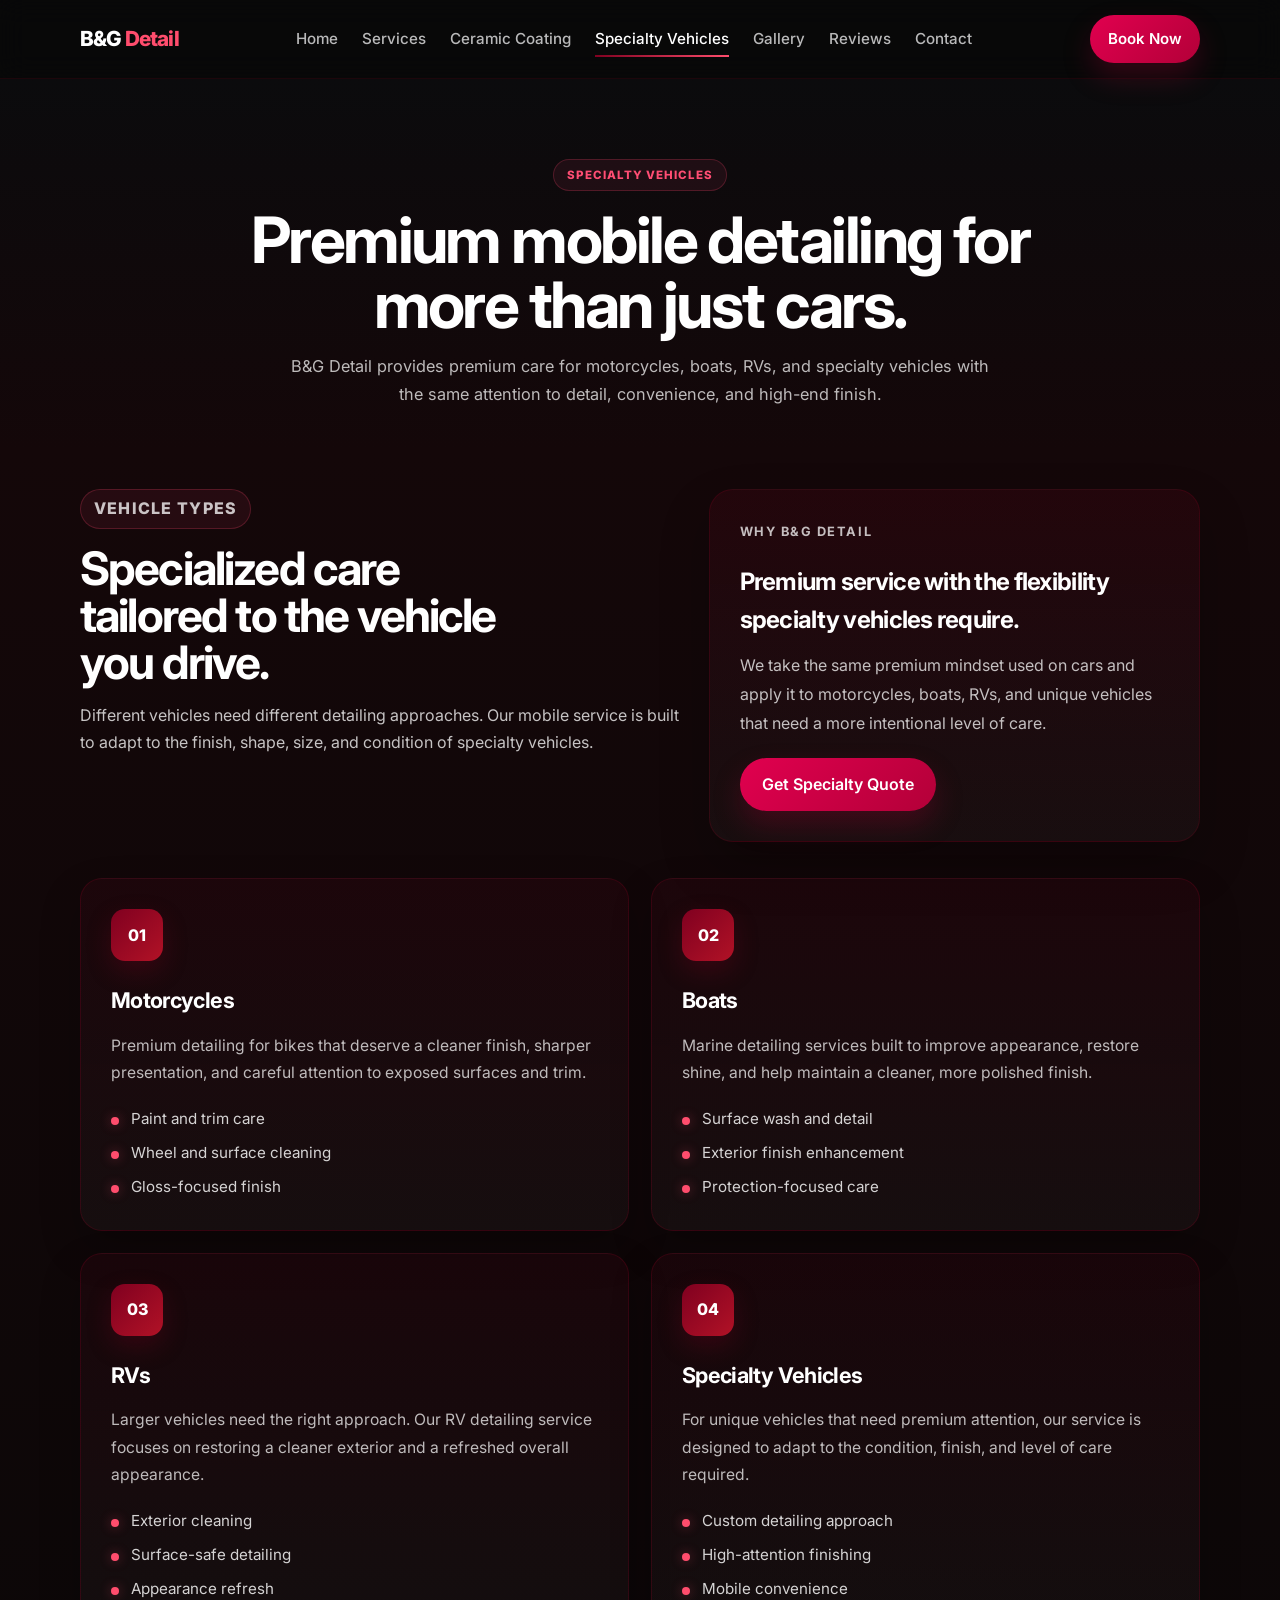
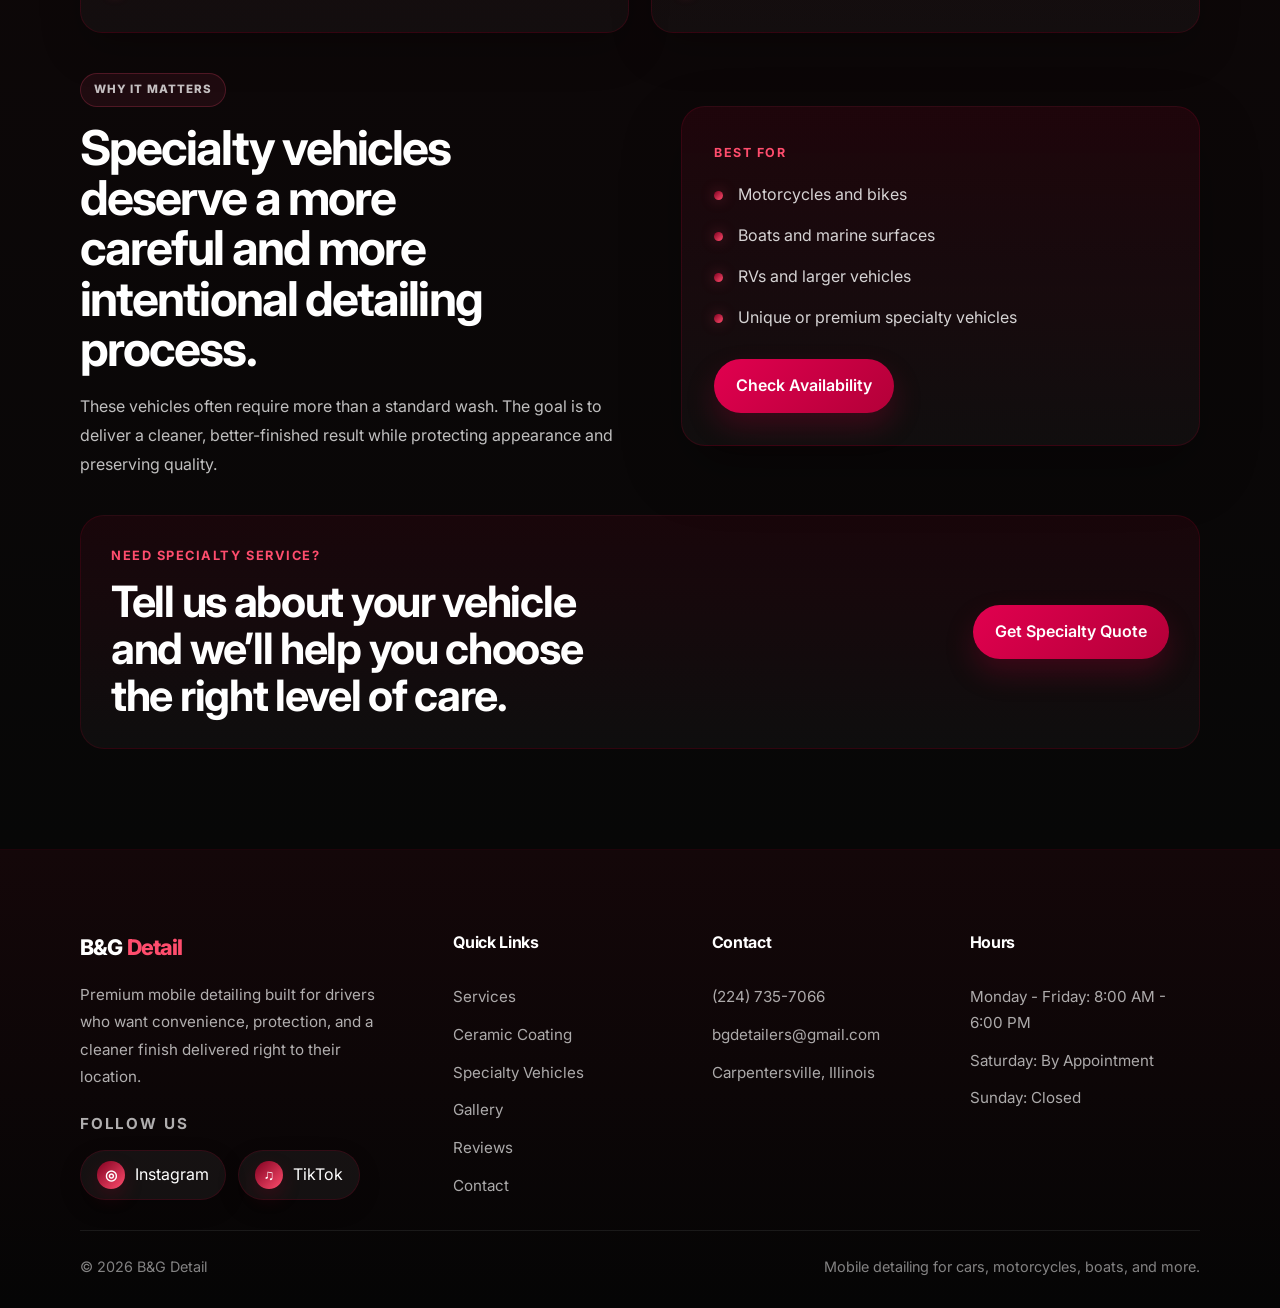
<file: specialty-vehicles.html>
<!DOCTYPE html>
<html lang="en">

<head>
    <meta charset="UTF-8">
    <meta name="viewport" content="width=device-width, initial-scale=1.0">
    <title>Specialty Vehicle Detailing | B&G Detail</title>
    <meta name="description"
        content="Premium detailing for motorcycles, boats, RVs, and specialty vehicles by B&G Detail.">
    <link href="https://fonts.googleapis.com/css2?family=Inter:wght@400;500;600;700;800&display=swap" rel="stylesheet">
    <link rel="stylesheet" href="style.css">
</head>

<body>

    <header class="site-header">
        <div class="container nav-wrap">
            <a href="index.html" class="logo">B&amp;G <span>Detail</span></a>

            <button class="menu-toggle" aria-label="Open menu" aria-expanded="false">
                <span></span>
                <span></span>
                <span></span>
            </button>

            <nav class="site-nav">
                <a href="index.html">Home</a>
                <a href="services.html">Services</a>
                <a href="ceramic-coating.html">Ceramic Coating</a>
                <a href="specialty-vehicles.html">Specialty Vehicles</a>
                <a href="gallery.html">Gallery</a>
                <a href="reviews.html">Reviews</a>
                <a href="contact.html">Contact</a>
                <a href="contact.html" class="btn btn-primary mobile-nav-cta">Book Now</a>
            </nav>

            <a href="vehicle-type.html" class="btn btn-primary nav-cta">Book Now</a>
        </div>
    </header>

    <main>
        <section class="page-hero specialty-page-hero">
            <div class="container">
                <p class="section-eyebrow">Specialty Vehicles</p>
                <h1>Premium mobile detailing for more than just cars.</h1>
                <p class="page-hero-text">
                    B&amp;G Detail provides premium care for motorcycles, boats, RVs, and specialty vehicles
                    with the same attention to detail, convenience, and high-end finish.
                </p>
            </div>
        </section>

        <section class="specialty-section">
            <div class="container">
                <div class="specialty-top">
                    <div class="section-heading specialty-heading">
                        <p class="section-eyebrow">Vehicle Types</p>
                        <h2>Specialized care tailored to the vehicle you drive.</h2>
                        <p class="section-subtext">
                            Different vehicles need different detailing approaches. Our mobile service is built to adapt
                            to the finish, shape, size, and condition of specialty vehicles.
                        </p>
                    </div>

                    <div class="specialty-intro-card">
                        <p class="specialty-intro-label">Why B&amp;G Detail</p>
                        <h3>Premium service with the flexibility specialty vehicles require.</h3>
                        <p>
                            We take the same premium mindset used on cars and apply it to motorcycles, boats,
                            RVs, and unique vehicles that need a more intentional level of care.
                        </p>
                        <a href="specialty-booking.html" class="btn btn-primary">Get Specialty Quote</a>
                    </div>
                </div>

                <div class="specialty-grid">
                    <article class="specialty-card">
                        <div class="specialty-icon">01</div>
                        <h3>Motorcycles</h3>
                        <p>
                            Premium detailing for bikes that deserve a cleaner finish, sharper presentation,
                            and careful attention to exposed surfaces and trim.
                        </p>
                        <ul class="specialty-list">
                            <li>Paint and trim care</li>
                            <li>Wheel and surface cleaning</li>
                            <li>Gloss-focused finish</li>
                        </ul>
                    </article>

                    <article class="specialty-card">
                        <div class="specialty-icon">02</div>
                        <h3>Boats</h3>
                        <p>
                            Marine detailing services built to improve appearance, restore shine, and help maintain
                            a cleaner, more polished finish.
                        </p>
                        <ul class="specialty-list">
                            <li>Surface wash and detail</li>
                            <li>Exterior finish enhancement</li>
                            <li>Protection-focused care</li>
                        </ul>
                    </article>

                    <article class="specialty-card">
                        <div class="specialty-icon">03</div>
                        <h3>RVs</h3>
                        <p>
                            Larger vehicles need the right approach. Our RV detailing service focuses on restoring
                            a cleaner exterior and a refreshed overall appearance.
                        </p>
                        <ul class="specialty-list">
                            <li>Exterior cleaning</li>
                            <li>Surface-safe detailing</li>
                            <li>Appearance refresh</li>
                        </ul>
                    </article>

                    <article class="specialty-card">
                        <div class="specialty-icon">04</div>
                        <h3>Specialty Vehicles</h3>
                        <p>
                            For unique vehicles that need premium attention, our service is designed to adapt to the
                            condition, finish, and level of care required.
                        </p>
                        <ul class="specialty-list">
                            <li>Custom detailing approach</li>
                            <li>High-attention finishing</li>
                            <li>Mobile convenience</li>
                        </ul>
                    </article>
                </div>

                <div class="specialty-feature">
                    <div class="specialty-feature-content">
                        <p class="section-eyebrow">Why It Matters</p>
                        <h2>Specialty vehicles deserve a more careful and more intentional detailing process.</h2>
                        <p>
                            These vehicles often require more than a standard wash. The goal is to deliver a cleaner,
                            better-finished result while protecting appearance and preserving quality.
                        </p>
                    </div>

                    <div class="specialty-feature-card">
                        <p class="specialty-feature-label">Best For</p>
                        <ul>
                            <li>Motorcycles and bikes</li>
                            <li>Boats and marine surfaces</li>
                            <li>RVs and larger vehicles</li>
                            <li>Unique or premium specialty vehicles</li>
                        </ul>

                        <a href="specialty-booking.html" class="btn btn-primary">Check Availability</a>
                    </div>
                </div>

                <div class="specialty-cta">
                    <div>
                        <p class="specialty-cta-label">Need specialty service?</p>
                        <h2>Tell us about your vehicle and we’ll help you choose the right level of care.</h2>
                    </div>
                    <a href="contact.html" class="btn btn-primary">Get Specialty Quote</a>
                </div>
            </div>
        </section>
    </main>

    <footer class="site-footer">
        <div class="container footer-grid">
            <div class="footer-brand">
                <a href="index.html" class="footer-logo">B&amp;G <span>Detail</span></a>
                <p>
                    Premium mobile detailing built for drivers who want convenience, protection,
                    and a cleaner finish delivered right to their location.
                </p>

                <div class="footer-social-block">
                    <p class="footer-social-label">Follow Us</p>
                    <div class="footer-socials">
                        <a href="https://www.instagram.com/b.gdetailers/" target="_blank" rel="noopener noreferrer"
                            class="social-pill">
                            <span class="social-icon">◎</span>
                            <span>Instagram</span>
                        </a>
                        <a href="https://www.tiktok.com/@b.gdetailers" target="_blank" rel="noopener noreferrer"
                            class="social-pill">
                            <span class="social-icon">♫</span>
                            <span>TikTok</span>
                        </a>
                    </div>
                </div>
            </div>

            <div class="footer-column">
                <h3>Quick Links</h3>
                <a href="services.html">Services</a>
                <a href="ceramic-coating.html">Ceramic Coating</a>
                <a href="specialty-vehicles.html">Specialty Vehicles</a>
                <a href="gallery.html">Gallery</a>
                <a href="reviews.html">Reviews</a>
                <a href="contact.html">Contact</a>
            </div>

            <div class="footer-column">
                <h3>Contact</h3>
                <a href="tel:2247357066">(224) 735-7066</a>
                <a href="mailto:bgdetailers@gmail.com">bgdetailers@gmail.com</a>
                <p>Carpentersville, Illinois</p>
            </div>

            <div class="footer-column">
                <h3>Hours</h3>
                <p>Monday - Friday: 8:00 AM - 6:00 PM</p>
                <p>Saturday: By Appointment</p>
                <p>Sunday: Closed</p>
            </div>
        </div>

        <div class="container footer-bottom">
            <p>© <span class="footer-year"></span> B&amp;G Detail</p>
            <p>Mobile detailing for cars, motorcycles, boats, and more.</p>
        </div>
    </footer>

    <div class="mobile-sticky-cta">
        <a href="tel:2247357066" class="mobile-call-btn">Call Now</a>
        <a href="contact.html" class="mobile-quote-btn">Get Quote</a>
    </div>

    <script src="//code.tidio.co/o5wcbk9w6vgg2jg5zzeadd9vyparjkzq.js" async></script>
    <script src="script.js"></script>
</body>

</html>
</file>
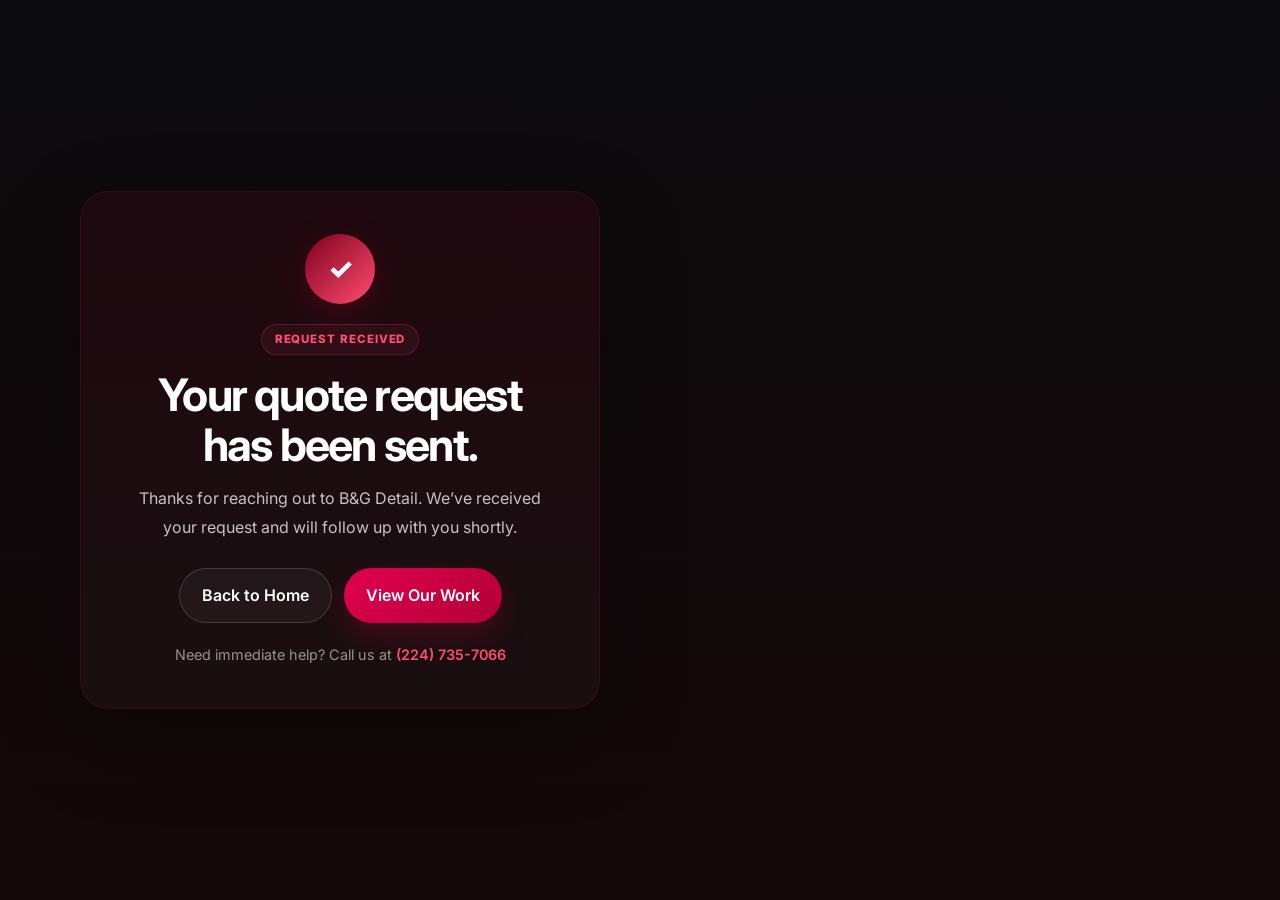
<file: thank-you.html>
<!DOCTYPE html>
<html lang="en">

<head>
    <meta charset="UTF-8">
    <meta name="viewport" content="width=device-width, initial-scale=1.0">
    <title>Thank You | B&G Detail</title>
    <link href="https://fonts.googleapis.com/css2?family=Inter:wght@400;600;700;800&display=swap" rel="stylesheet">
    <link rel="stylesheet" href="style.css">
</head>

<body>

    <section class="thank-you-section">
        <div class="container">

            <div class="thank-you-card">

                <div class="thank-you-icon">✓</div>

                <p class="section-eyebrow">Request Received</p>

                <h1>Your quote request has been sent.</h1>

                <p class="thank-you-text">
                    Thanks for reaching out to B&amp;G Detail. We’ve received your request and will follow up with you
                    shortly.
                </p>

                <div class="thank-you-actions">
                    <a href="index.html" class="btn btn-secondary">Back to Home</a>
                    <a href="gallery.html" class="btn btn-primary">View Our Work</a>
                </div>

                <p class="thank-you-small">
                    Need immediate help? Call us at
                    <a href="tel:2247357066">(224) 735-7066</a>
                </p>

            </div>

        </div>
    </section>

</body>

</html>
</file>
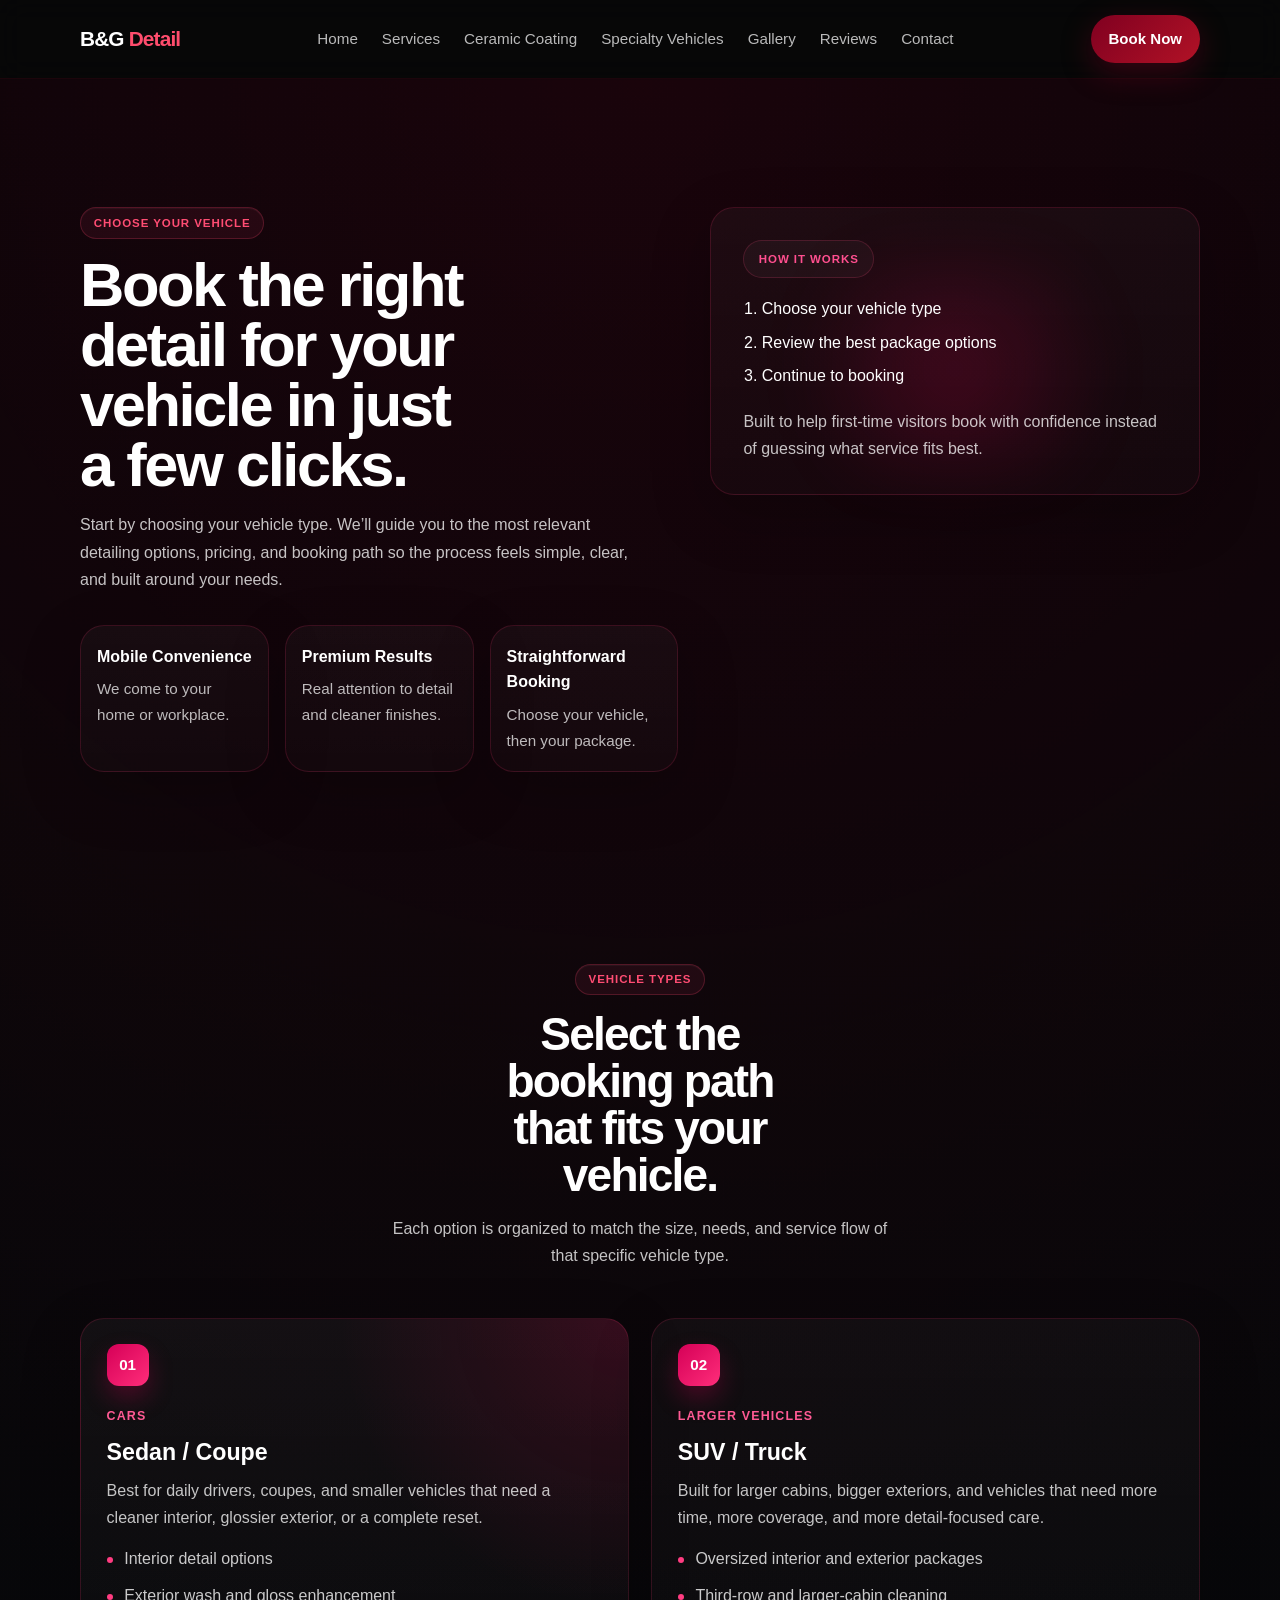
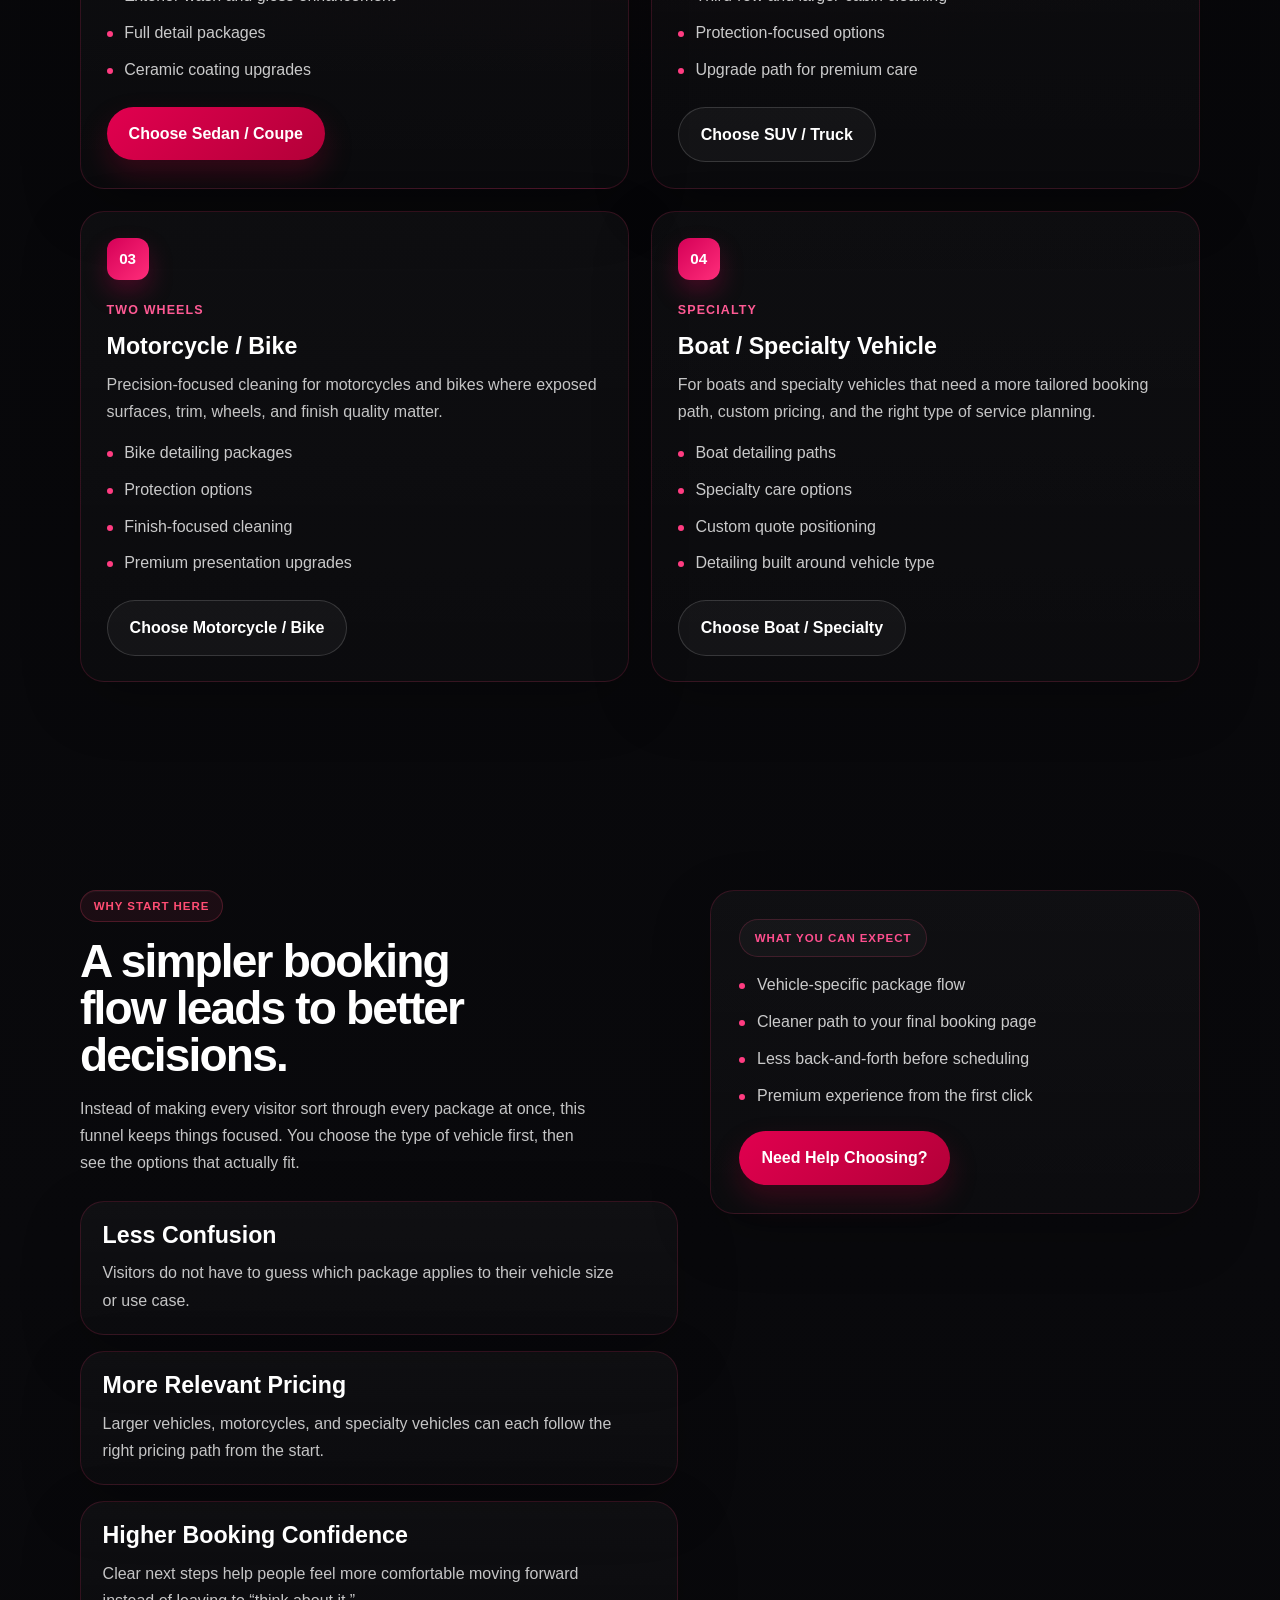
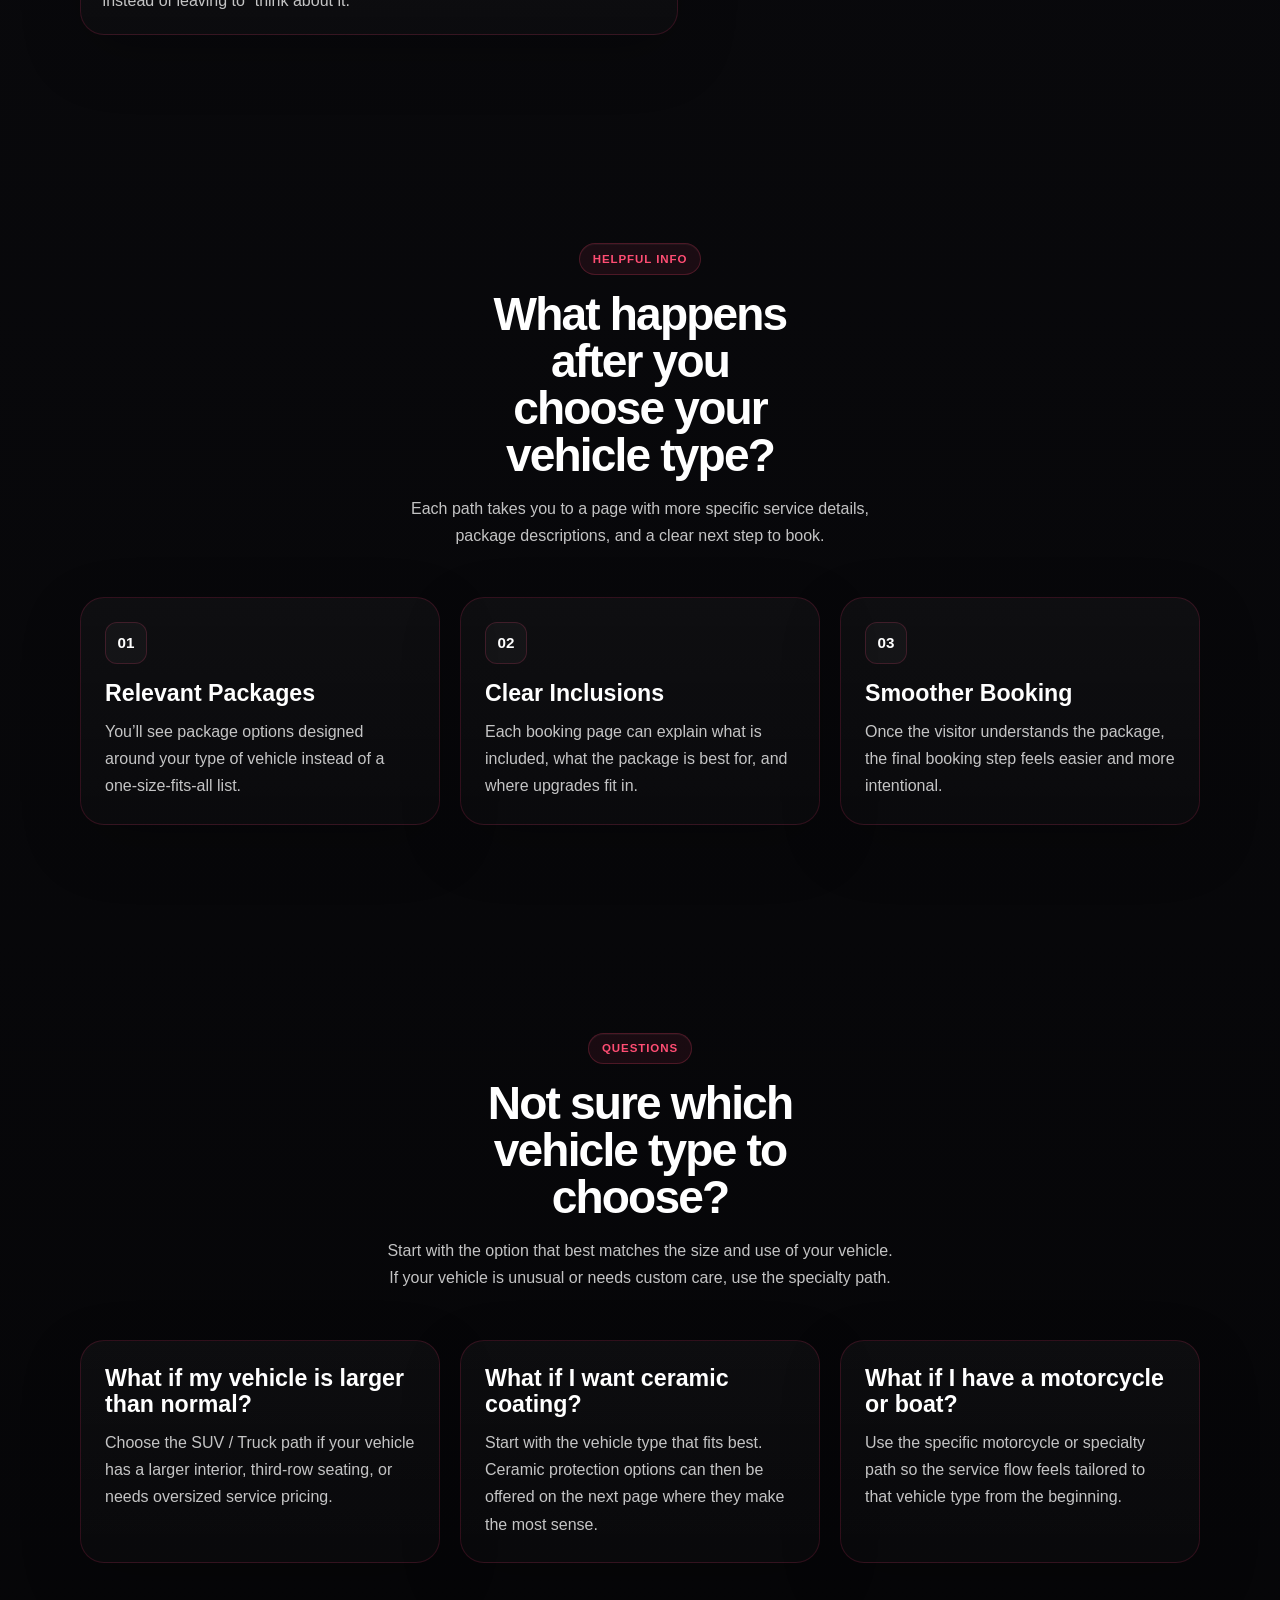
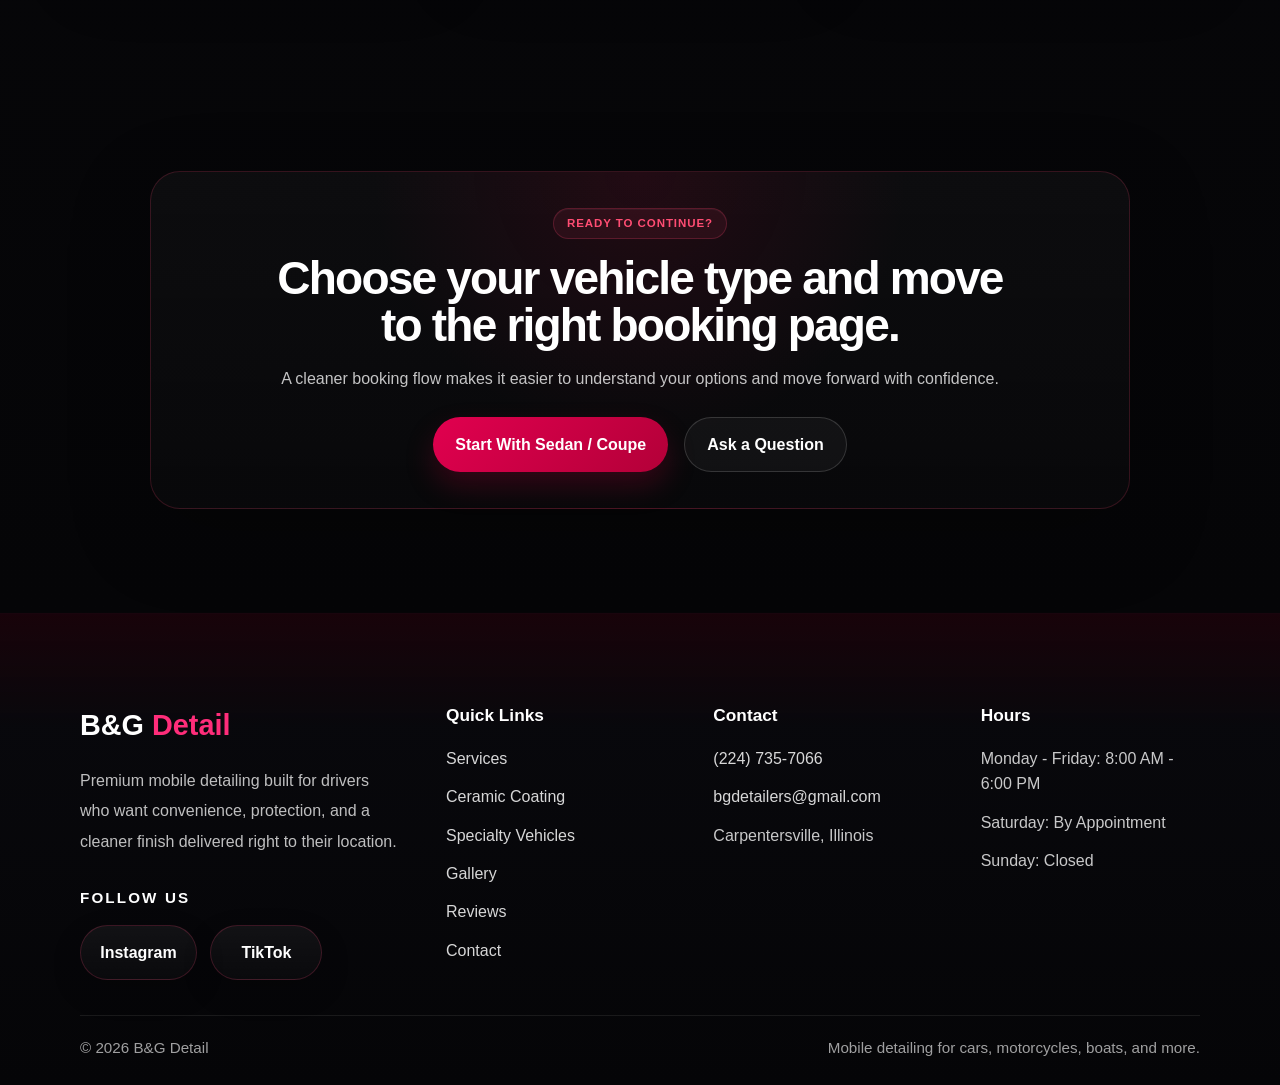
<file: vehicle-type.html>
<!DOCTYPE html>
<html lang="en">

<head>
    <meta charset="UTF-8" />
    <meta name="viewport" content="width=device-width, initial-scale=1.0" />
    <title>Choose Your Vehicle | B&amp;G Detail</title>
    <meta name="description"
        content="Choose your vehicle type and book the right detailing package for your car, SUV, motorcycle, or specialty vehicle with B&G Detail." />
    <link rel="stylesheet" href="style.css" />
</head>

<body class="vehicle-type-page">
    <!-- NAV -->
    <header class="vehicle-page-header">
        <div class="vehicle-page-shell vehicle-page-nav-wrap">
            <a href="index.html" class="vehicle-page-logo">B&amp;G <span>Detail</span></a>

            <nav class="vehicle-page-nav" aria-label="Vehicle page navigation">
                <a href="index.html">Home</a>
                <a href="services.html">Services</a>
                <a href="ceramic-coating.html">Ceramic Coating</a>
                <a href="specialty-vehicles.html">Specialty Vehicles</a>
                <a href="gallery.html">Gallery</a>
                <a href="reviews.html">Reviews</a>
                <a href="contact.html">Contact</a>
            </nav>

            <a href="vehicle-type.html" class="vehicle-page-book-btn">Book Now</a>
        </div>
    </header>

    <main class="vehicle-funnel-page">
        <!-- HERO -->
        <section class="vehicle-funnel-hero">
            <div class="vehicle-page-shell vehicle-funnel-hero-grid">
                <div class="vehicle-funnel-copy">
                    <span class="section-tag">Choose Your Vehicle</span>
                    <h1>Book the right detail for your vehicle in just a few clicks.</h1>
                    <p class="vehicle-funnel-lead">
                        Start by choosing your vehicle type. We’ll guide you to the most relevant
                        detailing options, pricing, and booking path so the process feels simple,
                        clear, and built around your needs.
                    </p>

                    <div class="vehicle-funnel-mini-proof">
                        <div class="mini-proof-card">
                            <strong>Mobile Convenience</strong>
                            <span>We come to your home or workplace.</span>
                        </div>
                        <div class="mini-proof-card">
                            <strong>Premium Results</strong>
                            <span>Real attention to detail and cleaner finishes.</span>
                        </div>
                        <div class="mini-proof-card">
                            <strong>Straightforward Booking</strong>
                            <span>Choose your vehicle, then your package.</span>
                        </div>
                    </div>
                </div>

                <div class="vehicle-funnel-hero-panel">
                    <div class="hero-panel-glow"></div>
                    <div class="hero-panel-card">
                        <span class="hero-panel-label">How It Works</span>
                        <ol class="hero-panel-steps">
                            <li>Choose your vehicle type</li>
                            <li>Review the best package options</li>
                            <li>Continue to booking</li>
                        </ol>
                        <p>
                            Built to help first-time visitors book with confidence instead of
                            guessing what service fits best.
                        </p>
                    </div>
                </div>
            </div>
        </section>

        <!-- VEHICLE CARDS -->
        <section class="vehicle-type-selector">
            <div class="vehicle-page-shell">
                <div class="section-heading centered">
                    <span class="section-tag">Vehicle Types</span>
                    <h2>Select the booking path that fits your vehicle.</h2>
                    <p>
                        Each option is organized to match the size, needs, and service flow of that
                        specific vehicle type.
                    </p>
                </div>

                <div class="vehicle-type-grid">
                    <article class="vehicle-type-card featured">
                        <div class="vehicle-type-number">01</div>
                        <div class="vehicle-type-content">
                            <span class="vehicle-type-eyebrow">Cars</span>
                            <h3>Sedan / Coupe</h3>
                            <p>
                                Best for daily drivers, coupes, and smaller vehicles that need a
                                cleaner interior, glossier exterior, or a complete reset.
                            </p>

                            <ul class="vehicle-type-list">
                                <li>Interior detail options</li>
                                <li>Exterior wash and gloss enhancement</li>
                                <li>Full detail packages</li>
                                <li>Ceramic coating upgrades</li>
                            </ul>

                            <a href="sedan-booking.html" class="btn btn-primary">Choose Sedan / Coupe</a>
                        </div>
                    </article>

                    <article class="vehicle-type-card">
                        <div class="vehicle-type-number">02</div>
                        <div class="vehicle-type-content">
                            <span class="vehicle-type-eyebrow">Larger Vehicles</span>
                            <h3>SUV / Truck</h3>
                            <p>
                                Built for larger cabins, bigger exteriors, and vehicles that need
                                more time, more coverage, and more detail-focused care.
                            </p>

                            <ul class="vehicle-type-list">
                                <li>Oversized interior and exterior packages</li>
                                <li>Third-row and larger-cabin cleaning</li>
                                <li>Protection-focused options</li>
                                <li>Upgrade path for premium care</li>
                            </ul>

                            <a href="suv-booking.html" class="btn btn-secondary">Choose SUV / Truck</a>
                        </div>
                    </article>

                    <article class="vehicle-type-card">
                        <div class="vehicle-type-number">03</div>
                        <div class="vehicle-type-content">
                            <span class="vehicle-type-eyebrow">Two Wheels</span>
                            <h3>Motorcycle / Bike</h3>
                            <p>
                                Precision-focused cleaning for motorcycles and bikes where exposed
                                surfaces, trim, wheels, and finish quality matter.
                            </p>

                            <ul class="vehicle-type-list">
                                <li>Bike detailing packages</li>
                                <li>Protection options</li>
                                <li>Finish-focused cleaning</li>
                                <li>Premium presentation upgrades</li>
                            </ul>

                            <a href="motorcycle-booking.html" class="btn btn-secondary">Choose Motorcycle / Bike</a>
                        </div>
                    </article>

                    <article class="vehicle-type-card">
                        <div class="vehicle-type-number">04</div>
                        <div class="vehicle-type-content">
                            <span class="vehicle-type-eyebrow">Specialty</span>
                            <h3>Boat / Specialty Vehicle</h3>
                            <p>
                                For boats and specialty vehicles that need a more tailored booking
                                path, custom pricing, and the right type of service planning.
                            </p>

                            <ul class="vehicle-type-list">
                                <li>Boat detailing paths</li>
                                <li>Specialty care options</li>
                                <li>Custom quote positioning</li>
                                <li>Detailing built around vehicle type</li>
                            </ul>

                            <a href="specialty-booking.html" class="btn btn-secondary">Choose Boat / Specialty</a>
                        </div>
                    </article>
                </div>
            </div>
        </section>

        <!-- WHY THIS PAGE HELPS -->
        <section class="vehicle-funnel-benefits">
            <div class="vehicle-page-shell">
                <div class="vehicle-funnel-benefits-grid">
                    <div class="vehicle-funnel-benefits-copy">
                        <span class="section-tag">Why Start Here</span>
                        <h2>A simpler booking flow leads to better decisions.</h2>
                        <p>
                            Instead of making every visitor sort through every package at once, this
                            funnel keeps things focused. You choose the type of vehicle first, then
                            see the options that actually fit.
                        </p>

                        <div class="vehicle-funnel-points">
                            <div class="funnel-point-card">
                                <h3>Less Confusion</h3>
                                <p>
                                    Visitors do not have to guess which package applies to their
                                    vehicle size or use case.
                                </p>
                            </div>

                            <div class="funnel-point-card">
                                <h3>More Relevant Pricing</h3>
                                <p>
                                    Larger vehicles, motorcycles, and specialty vehicles can each
                                    follow the right pricing path from the start.
                                </p>
                            </div>

                            <div class="funnel-point-card">
                                <h3>Higher Booking Confidence</h3>
                                <p>
                                    Clear next steps help people feel more comfortable moving
                                    forward instead of leaving to “think about it.”
                                </p>
                            </div>
                        </div>
                    </div>

                    <div class="vehicle-funnel-side-card">
                        <span class="side-card-tag">What You Can Expect</span>
                        <ul>
                            <li>Vehicle-specific package flow</li>
                            <li>Cleaner path to your final booking page</li>
                            <li>Less back-and-forth before scheduling</li>
                            <li>Premium experience from the first click</li>
                        </ul>
                        <a href="contact.html" class="btn btn-primary">Need Help Choosing?</a>
                    </div>
                </div>
            </div>
        </section>

        <!-- INFO CARDS -->
        <section class="vehicle-funnel-info">
            <div class="vehicle-page-shell">
                <div class="section-heading centered">
                    <span class="section-tag">Helpful Info</span>
                    <h2>What happens after you choose your vehicle type?</h2>
                    <p>
                        Each path takes you to a page with more specific service details, package
                        descriptions, and a clear next step to book.
                    </p>
                </div>

                <div class="vehicle-funnel-info-grid">
                    <article class="vehicle-funnel-info-card">
                        <div class="info-card-icon">01</div>
                        <h3>Relevant Packages</h3>
                        <p>
                            You’ll see package options designed around your type of vehicle instead
                            of a one-size-fits-all list.
                        </p>
                    </article>

                    <article class="vehicle-funnel-info-card">
                        <div class="info-card-icon">02</div>
                        <h3>Clear Inclusions</h3>
                        <p>
                            Each booking page can explain what is included, what the package is best
                            for, and where upgrades fit in.
                        </p>
                    </article>

                    <article class="vehicle-funnel-info-card">
                        <div class="info-card-icon">03</div>
                        <h3>Smoother Booking</h3>
                        <p>
                            Once the visitor understands the package, the final booking step feels
                            easier and more intentional.
                        </p>
                    </article>
                </div>
            </div>
        </section>

        <!-- FAQ / DECISION HELP -->
        <section class="vehicle-funnel-faq">
            <div class="vehicle-page-shell">
                <div class="section-heading centered">
                    <span class="section-tag">Questions</span>
                    <h2>Not sure which vehicle type to choose?</h2>
                    <p>
                        Start with the option that best matches the size and use of your vehicle.
                        If your vehicle is unusual or needs custom care, use the specialty path.
                    </p>
                </div>

                <div class="vehicle-funnel-faq-grid">
                    <article class="vehicle-funnel-faq-card">
                        <h3>What if my vehicle is larger than normal?</h3>
                        <p>
                            Choose the SUV / Truck path if your vehicle has a larger interior,
                            third-row seating, or needs oversized service pricing.
                        </p>
                    </article>

                    <article class="vehicle-funnel-faq-card">
                        <h3>What if I want ceramic coating?</h3>
                        <p>
                            Start with the vehicle type that fits best. Ceramic protection options
                            can then be offered on the next page where they make the most sense.
                        </p>
                    </article>

                    <article class="vehicle-funnel-faq-card">
                        <h3>What if I have a motorcycle or boat?</h3>
                        <p>
                            Use the specific motorcycle or specialty path so the service flow feels
                            tailored to that vehicle type from the beginning.
                        </p>
                    </article>
                </div>
            </div>
        </section>

        <!-- FINAL CTA -->
        <section class="vehicle-funnel-cta">
            <div class="vehicle-page-shell">
                <div class="vehicle-funnel-cta-box">
                    <span class="section-tag">Ready To Continue?</span>
                    <h2>Choose your vehicle type and move to the right booking page.</h2>
                    <p>
                        A cleaner booking flow makes it easier to understand your options and move
                        forward with confidence.
                    </p>

                    <div class="vehicle-funnel-cta-actions">
                        <a href="sedan-booking.html" class="btn btn-primary">Start With Sedan / Coupe</a>
                        <a href="contact.html" class="btn btn-secondary">Ask a Question</a>
                    </div>
                </div>
            </div>
        </section>
    </main>

    <!-- FOOTER -->
    <footer class="vehicle-page-footer">
        <div class="vehicle-page-shell vehicle-page-footer-grid">
            <div class="vehicle-page-footer-brand">
                <a href="index.html" class="vehicle-page-footer-logo">B&amp;G <span>Detail</span></a>
                <p>
                    Premium mobile detailing built for drivers who want convenience, protection, and
                    a cleaner finish delivered right to their location.
                </p>

                <div class="vehicle-page-footer-social">
                    <span>FOLLOW US</span>
                    <div class="vehicle-page-footer-social-links">
                        <a href="https://www.instagram.com/b.gdetailers/" target="_blank" rel="noopener noreferrer"
                            class="vehicle-page-social-pill">Instagram</a>
                        <a href="https://www.tiktok.com/@b.gdetailers" target="_blank" rel="noopener noreferrer"
                            class="vehicle-page-social-pill">TikTok</a>
                    </div>
                </div>
            </div>

            <div>
                <h4>Quick Links</h4>
                <ul class="vehicle-page-footer-links">
                    <li><a href="services.html">Services</a></li>
                    <li><a href="ceramic-coating.html">Ceramic Coating</a></li>
                    <li><a href="specialty-vehicles.html">Specialty Vehicles</a></li>
                    <li><a href="gallery.html">Gallery</a></li>
                    <li><a href="reviews.html">Reviews</a></li>
                    <li><a href="contact.html">Contact</a></li>
                </ul>
            </div>

            <div>
                <h4>Contact</h4>
                <ul class="vehicle-page-footer-links">
                    <li><a href="tel:12247357066">(224) 735-7066</a></li>
                    <li><a href="mailto:bgdetailers@gmail.com">bgdetailers@gmail.com</a></li>
                    <li>Carpentersville, Illinois</li>
                </ul>
            </div>

            <div>
                <h4>Hours</h4>
                <ul class="vehicle-page-footer-links">
                    <li>Monday - Friday: 8:00 AM - 6:00 PM</li>
                    <li>Saturday: By Appointment</li>
                    <li>Sunday: Closed</li>
                </ul>
            </div>
        </div>

        <div class="vehicle-page-shell vehicle-page-footer-bottom">
            <p>&copy; 2026 B&amp;G Detail</p>
            <p>Mobile detailing for cars, motorcycles, boats, and more.</p>
        </div>
    </footer>
</body>

</html>
</file>
<file: style.css>
/* =========================
   RESET
========================= */
* {
    margin: 0;
    padding: 0;
    box-sizing: border-box;
}

html {
    scroll-behavior: smooth;
}

body {
    font-family: "Inter", sans-serif;
    background: #0b0b0d;
    color: #ffffff;
    line-height: 1.6;
    overflow-x: hidden;
}

img {
    max-width: 100%;
    display: block;
}

a {
    text-decoration: none;
    color: inherit;
}

ul {
    list-style: none;
}

/* =========================
   GLOBAL
========================= */
.container {
    width: min(92%, 1120px);
    margin: 0 auto;
}

.section-eyebrow {
    display: inline-block;
    margin-bottom: 14px;
    color: #ff4d6d;
    font-size: 0.78rem;
    font-weight: 700;
    letter-spacing: 0.12em;
    text-transform: uppercase;
}

.section-heading {
    max-width: 760px;
    margin-bottom: 48px;
}

.section-heading h2 {
    font-size: clamp(2rem, 5vw, 3.4rem);
    line-height: 1.05;
    margin-bottom: 16px;
    letter-spacing: -0.04em;
    color: #ffffff;
    max-width: 12ch;
}

.section-subtext {
    font-size: 1.02rem;
    line-height: 1.8;
    color: rgba(255, 255, 255, 0.72);
    max-width: 680px;
}

/* =========================
   BUTTONS
========================= */
.btn {
    display: inline-flex;
    align-items: center;
    justify-content: center;
    padding: 14px 22px;
    border-radius: 999px;
    font-weight: 600;
    transition: 0.25s ease;
    border: none;
    cursor: pointer;
}

.btn-primary {
    background: linear-gradient(135deg, #800020, #b11226);
    color: #ffffff;
    box-shadow: 0 10px 30px rgba(128, 0, 32, 0.4);
}

.btn-primary:hover {
    transform: translateY(-2px);
    box-shadow: 0 15px 40px rgba(177, 18, 38, 0.5);
}

.btn-secondary {
    border: 1px solid rgba(255, 255, 255, 0.15);
    color: #ffffff;
    background: rgba(255, 255, 255, 0.04);
}

.btn-secondary:hover {
    background: rgba(255, 255, 255, 0.08);
    transform: translateY(-2px);
}

/* =========================
   NAVBAR
========================= */
.site-header {
    position: sticky;
    top: 0;
    z-index: 1000;
    width: 100%;
    background: rgba(8, 8, 8, 0.72);
    backdrop-filter: blur(14px);
    -webkit-backdrop-filter: blur(14px);
    border-bottom: 1px solid rgba(128, 0, 32, 0.18);
    transition: box-shadow 0.25s ease, background 0.25s ease;
}

.site-header.scrolled {
    box-shadow: 0 14px 30px rgba(0, 0, 0, 0.28);
    background: rgba(8, 8, 8, 0.88);
}

.nav-wrap {
    min-height: 78px;
    display: flex;
    align-items: center;
    justify-content: space-between;
    gap: 20px;
}

.logo {
    font-size: 1.3rem;
    font-weight: 800;
    letter-spacing: -0.04em;
    color: #ffffff;
    white-space: nowrap;
}

.logo span {
    color: #ff4d6d;
}

.site-nav {
    display: flex;
    align-items: center;
    gap: 24px;
}

.site-nav a {
    color: rgba(255, 255, 255, 0.72);
    font-size: 0.95rem;
    font-weight: 500;
    transition: color 0.25s ease;
    position: relative;
}

.site-nav a:hover,
.site-nav a.active {
    color: #ffffff;
}

.site-nav a::after {
    content: "";
    position: absolute;
    left: 0;
    bottom: -6px;
    width: 0;
    height: 2px;
    background: linear-gradient(135deg, #800020, #ff4d6d);
    transition: width 0.25s ease;
}

.site-nav a:hover::after,
.site-nav a.active::after {
    width: 100%;
}

.nav-cta {
    padding: 12px 18px;
    font-size: 0.94rem;
}

.menu-toggle {
    display: none;
    width: 48px;
    height: 48px;
    border-radius: 14px;
    border: 1px solid rgba(128, 0, 32, 0.24);
    background: rgba(255, 255, 255, 0.04);
    cursor: pointer;
    padding: 0;
    align-items: center;
    justify-content: center;
    flex-direction: column;
    gap: 5px;
    transition: background 0.25s ease, border-color 0.25s ease, transform 0.25s ease;
}

.menu-toggle:hover {
    background: rgba(128, 0, 32, 0.16);
    border-color: rgba(255, 77, 109, 0.45);
}

.menu-toggle span {
    width: 20px;
    height: 2px;
    background: #ffffff;
    border-radius: 999px;
    transition: transform 0.25s ease, opacity 0.25s ease;
}

.mobile-nav-cta {
    display: none;
}

/* =========================
   HERO
========================= */
.hero {
    position: relative;
    min-height: 100vh;
    display: flex;
    align-items: center;
    padding: 120px 0 80px;
    background:
        linear-gradient(rgba(10, 0, 0, 0.75), rgba(0, 0, 0, 0.85)),
        url("assets/hero-car.jpg") center/cover no-repeat;
    overflow: hidden;
}

.hero-overlay {
    position: absolute;
    inset: 0;
    background:
        radial-gradient(circle at top right, rgba(128, 0, 32, 0.25), transparent 30%),
        radial-gradient(circle at bottom left, rgba(255, 255, 255, 0.04), transparent 25%);
    pointer-events: none;
}

.hero-content {
    position: relative;
    z-index: 2;
    max-width: 700px;
}

.hero-eyebrow {
    display: inline-block;
    margin-bottom: 18px;
    padding: 8px 14px;
    border-radius: 999px;
    background: rgba(255, 255, 255, 0.06);
    border: 1px solid rgba(255, 255, 255, 0.1);
    font-size: 0.75rem;
    font-weight: 700;
    letter-spacing: 0.1em;
    text-transform: uppercase;
    color: #ff4d6d;
}

.hero h1 {
    font-size: clamp(2.5rem, 6vw, 5rem);
    line-height: 1.05;
    margin-bottom: 20px;
    letter-spacing: -0.04em;
}

.hero-subtext {
    font-size: 1.05rem;
    line-height: 1.7;
    color: rgba(255, 255, 255, 0.8);
    margin-bottom: 30px;
}

.hero-buttons {
    display: flex;
    gap: 16px;
    margin-bottom: 30px;
    flex-wrap: wrap;
}

.trust-bar {
    display: grid;
    grid-template-columns: repeat(3, 1fr);
    gap: 16px;
}

.trust-bar-item {
    padding: 18px 20px;
    border-radius: 18px;
    background: rgba(255, 255, 255, 0.04);
    border: 1px solid rgba(128, 0, 32, 0.22);
    box-shadow: 0 14px 30px rgba(0, 0, 0, 0.18);
}

.trust-bar-item strong {
    display: block;
    font-size: 0.98rem;
    margin-bottom: 6px;
}

.trust-bar-item span {
    color: rgba(255, 255, 255, 0.7);
    font-size: 0.92rem;
}

/* =========================
   PAGE HERO
========================= */
.page-hero {
    padding: 140px 0 80px;
    background: linear-gradient(180deg, #0b0b0d 0%, #140709 100%);
}

.page-hero h1 {
    font-size: clamp(2.4rem, 5vw, 4.5rem);
    line-height: 1.02;
    letter-spacing: -0.04em;
    margin-bottom: 18px;
    max-width: 12ch;
}

.page-hero-text {
    max-width: 680px;
    color: rgba(255, 255, 255, 0.74);
    line-height: 1.8;
    font-size: 1.02rem;
}

/* =========================
   SERVICES
========================= */
.services,
.services-page {
    padding: 100px 0;
    background: linear-gradient(180deg, #080808 0%, #11090b 100%);
}

.services-grid {
    display: grid;
    grid-template-columns: repeat(2, 1fr);
    gap: 22px;
}

.service-card {
    padding: 30px;
    border-radius: 22px;
    background: linear-gradient(180deg, rgba(128, 0, 32, 0.1), rgba(255, 255, 255, 0.03));
    border: 1px solid rgba(128, 0, 32, 0.28);
    box-shadow: 0 18px 40px rgba(0, 0, 0, 0.22);
}

.service-icon {
    width: 52px;
    height: 52px;
    display: inline-flex;
    align-items: center;
    justify-content: center;
    margin-bottom: 22px;
    border-radius: 14px;
    background: linear-gradient(135deg, #800020, #b11226);
    color: #ffffff;
    font-weight: 800;
    font-size: 0.95rem;
    box-shadow: 0 10px 24px rgba(128, 0, 32, 0.28);
}

.service-card h3 {
    font-size: 1.4rem;
    margin-bottom: 14px;
    letter-spacing: -0.03em;
    color: #ffffff;
}

.service-card p {
    font-size: 0.98rem;
    line-height: 1.75;
    color: rgba(255, 255, 255, 0.72);
    margin-bottom: 20px;
}

.service-list {
    display: grid;
    gap: 10px;
}

.service-list li {
    position: relative;
    padding-left: 20px;
    color: rgba(255, 255, 255, 0.82);
    font-size: 0.95rem;
}

.service-list li::before {
    content: "";
    position: absolute;
    left: 0;
    top: 10px;
    width: 8px;
    height: 8px;
    border-radius: 999px;
    background: #ff4d6d;
    box-shadow: 0 0 12px rgba(255, 77, 109, 0.4);
}

.services-cta {
    margin-top: 36px;
    padding: 24px 28px;
    border-radius: 20px;
    background: rgba(255, 255, 255, 0.03);
    border: 1px solid rgba(128, 0, 32, 0.22);
    display: flex;
    align-items: center;
    justify-content: space-between;
    gap: 20px;
}

.services-cta p {
    font-size: 1rem;
    color: rgba(255, 255, 255, 0.82);
}

/* =========================
   PRICING
========================= */
.pricing-section {
    padding: 100px 0;
    background: linear-gradient(180deg, #11090b 0%, #070707 100%);
}

.pricing-grid {
    display: grid;
    grid-template-columns: repeat(3, 1fr);
    gap: 22px;
    align-items: stretch;
}

.pricing-card {
    display: flex;
    flex-direction: column;
    height: 100%;
    padding: 30px;
    border-radius: 24px;
    background: linear-gradient(180deg, rgba(128, 0, 32, 0.1), rgba(255, 255, 255, 0.03));
    border: 1px solid rgba(128, 0, 32, 0.22);
    box-shadow: 0 18px 40px rgba(0, 0, 0, 0.22);
}

.featured-pricing {
    position: relative;
    border-color: rgba(255, 77, 109, 0.48);
    transform: translateY(-6px);
    box-shadow: 0 26px 52px rgba(128, 0, 32, 0.2);
    animation: pricingPulse 2.6s ease-in-out infinite;
}

.pricing-badge {
    position: absolute;
    top: 16px;
    right: 16px;
    background: #ff4d6d;
    color: white;
    font-size: 0.7rem;
    padding: 6px 10px;
    border-radius: 999px;
    font-weight: 600;
    letter-spacing: 0.08em;
}

.pricing-card:hover {
    transform: translateY(-6px);
    transition: 0.3s ease;
}

.btn:hover {
    transform: translateY(-2px);
}

.featured-pricing::after {
    content: "";
    position: absolute;
    inset: -1px;
    border-radius: 24px;
    pointer-events: none;
    box-shadow: 0 0 30px rgba(255, 77, 109, 0.18);
    animation: pricingGlow 2.6s ease-in-out infinite;
}

.pricing-tier {
    display: inline-block;
    margin-bottom: 12px;
    color: #ff4d6d;
    font-size: 0.8rem;
    font-weight: 700;
    letter-spacing: 0.12em;
    text-transform: uppercase;
}

.pricing-card h3 {
    font-size: 1.5rem;
    margin-bottom: 12px;
    letter-spacing: -0.03em;
}

.pricing-copy {
    color: rgba(255, 255, 255, 0.72);
    line-height: 1.8;
    margin-bottom: 20px;
}

.pricing-list {
    display: grid;
    gap: 12px;
    margin-bottom: 24px;
    flex-grow: 1;
}

.pricing-list li {
    position: relative;
    padding-left: 22px;
    color: rgba(255, 255, 255, 0.82);
}

.pricing-list li::before {
    content: "";
    position: absolute;
    left: 0;
    top: 10px;
    width: 8px;
    height: 8px;
    border-radius: 999px;
    background: #ff4d6d;
}

.pricing-card .btn {
    margin-top: auto;
    align-self: flex-start;
}

@keyframes pricingPulse {

    0%,
    100% {
        box-shadow:
            0 26px 52px rgba(128, 0, 32, 0.2),
            0 0 0 1px rgba(255, 77, 109, 0.18);
    }

    50% {
        box-shadow:
            0 30px 60px rgba(128, 0, 32, 0.28),
            0 0 22px rgba(255, 77, 109, 0.22);
    }
}

@keyframes pricingGlow {

    0%,
    100% {
        opacity: 0.55;
        box-shadow: 0 0 18px rgba(255, 77, 109, 0.14);
    }

    50% {
        opacity: 1;
        box-shadow: 0 0 34px rgba(255, 77, 109, 0.26);
    }
}

/* =========================
   WHY CHOOSE
========================= */
.why-choose {
    padding: 100px 0;
    background: linear-gradient(180deg, #11090b 0%, #070707 100%);
}

.why-choose-grid {
    display: grid;
    grid-template-columns: 1.2fr 0.8fr;
    gap: 30px;
    align-items: center;
}

.why-choose-content h2 {
    font-size: clamp(2rem, 5vw, 3.3rem);
    line-height: 1.05;
    letter-spacing: -0.04em;
    color: #ffffff;
    max-width: 12ch;
    margin-bottom: 18px;
}

.why-choose-text {
    max-width: 620px;
    font-size: 1.02rem;
    line-height: 1.8;
    color: rgba(255, 255, 255, 0.74);
    margin-bottom: 34px;
}

.why-points {
    display: grid;
    gap: 18px;
}

.why-point {
    padding: 22px 24px;
    border-radius: 18px;
    background: rgba(255, 255, 255, 0.03);
    border: 1px solid rgba(128, 0, 32, 0.18);
}

.why-point h3 {
    font-size: 1.12rem;
    color: #ffffff;
    margin-bottom: 8px;
    letter-spacing: -0.02em;
}

.why-point p {
    color: rgba(255, 255, 255, 0.72);
    line-height: 1.7;
    font-size: 0.97rem;
}

.why-choose-card {
    border-radius: 24px;
    background: linear-gradient(180deg, rgba(128, 0, 32, 0.16), rgba(255, 255, 255, 0.03));
    border: 1px solid rgba(128, 0, 32, 0.28);
    box-shadow: 0 24px 60px rgba(0, 0, 0, 0.28);
}

.why-card-inner {
    padding: 32px;
}

.why-card-label {
    display: inline-block;
    margin-bottom: 18px;
    color: #ff4d6d;
    font-size: 0.78rem;
    font-weight: 700;
    letter-spacing: 0.12em;
    text-transform: uppercase;
}

.why-card-list {
    display: grid;
    gap: 14px;
    margin-bottom: 28px;
}

.why-card-list li {
    position: relative;
    padding-left: 24px;
    font-size: 0.96rem;
    color: rgba(255, 255, 255, 0.82);
    line-height: 1.7;
}

.why-card-list li::before {
    content: "";
    position: absolute;
    left: 0;
    top: 10px;
    width: 9px;
    height: 9px;
    border-radius: 999px;
    background: linear-gradient(135deg, #800020, #ff4d6d);
    box-shadow: 0 0 14px rgba(255, 77, 109, 0.35);
}

/* =========================
   GALLERY
========================= */
.gallery {
    padding: 100px 0;
    background: linear-gradient(180deg, #070707 0%, #120709 100%);
}

.gallery-grid {
    display: grid;
    grid-template-columns: repeat(3, 1fr);
    gap: 18px;
}

.gallery-card {
    position: relative;
    overflow: hidden;
    border-radius: 20px;
    height: 260px;
    border: 1px solid rgba(128, 0, 32, 0.2);
    background: rgba(255, 255, 255, 0.03);
    box-shadow: 0 18px 40px rgba(0, 0, 0, 0.22);
}

.gallery-card.large {
    grid-column: span 2;
    height: 320px;
}

.gallery-card.wide {
    grid-column: span 2;
    height: 240px;
}

.gallery-card img {
    width: 100%;
    height: 100%;
    object-fit: cover;
    transition: transform 0.35s ease;
}

.gallery-card::after {
    content: "";
    position: absolute;
    inset: 0;
    background: linear-gradient(to top, rgba(0, 0, 0, 0.68), rgba(0, 0, 0, 0.12));
    pointer-events: none;
}

.gallery-overlay {
    position: absolute;
    left: 18px;
    bottom: 18px;
    z-index: 2;
}

.gallery-overlay span {
    display: inline-block;
    padding: 10px 14px;
    border-radius: 999px;
    background: rgba(128, 0, 32, 0.78);
    border: 1px solid rgba(255, 255, 255, 0.12);
    color: #ffffff;
    font-size: 0.88rem;
    font-weight: 700;
}

.gallery-placeholder {
    width: 100%;
    height: 100%;
    display: flex;
    align-items: center;
    justify-content: center;
    font-size: 1rem;
    font-weight: 600;
    letter-spacing: 0.05em;
    text-align: center;
    color: rgba(255, 255, 255, 0.6);
    background: linear-gradient(135deg, rgba(128, 0, 32, 0.25), rgba(0, 0, 0, 0.6));
}

/* =========================
   TESTIMONIALS
========================= */
.testimonials {
    padding: 100px 0;
    background: linear-gradient(180deg, #120709 0%, #070707 100%);
}

.testimonials-grid {
    display: grid;
    grid-template-columns: repeat(3, 1fr);
    gap: 22px;
}

.testimonial-card {
    padding: 28px;
    border-radius: 22px;
    background: linear-gradient(180deg, rgba(128, 0, 32, 0.1), rgba(255, 255, 255, 0.03));
    border: 1px solid rgba(128, 0, 32, 0.24);
    box-shadow: 0 18px 40px rgba(0, 0, 0, 0.22);
}

.stars {
    font-size: 1rem;
    letter-spacing: 0.18em;
    color: #ff4d6d;
    margin-bottom: 16px;
}

.testimonial-text {
    font-size: 0.98rem;
    line-height: 1.8;
    color: rgba(255, 255, 255, 0.78);
    margin-bottom: 22px;
}

.testimonial-author {
    display: flex;
    flex-direction: column;
    gap: 4px;
}

.testimonial-author strong {
    color: #ffffff;
    font-size: 0.98rem;
}

.testimonial-author span {
    color: rgba(255, 255, 255, 0.6);
    font-size: 0.9rem;
}

/* =========================
   FAQ
========================= */
.faq-section {
    padding: 100px 0;
    background: linear-gradient(180deg, #070707 0%, #120709 100%);
}

.faq-heading {
    max-width: 820px;
}

.faq-grid {
    display: grid;
    gap: 16px;
}

.faq-item {
    width: 130%;
    max-width: 1100px;
    margin: 0 auto 16px;
    padding: 3px 5px;
    border-radius: 22px;
    background: linear-gradient(180deg, rgba(128, 0, 32, 0.1), rgba(255, 255, 255, 0.03));
    border: 1px solid rgba(128, 0, 32, 0.22);
    box-shadow: 0 18px 40px rgba(0, 0, 0, 0.18);
    overflow: hidden;
}

.faq-question {
    width: 100%;
    padding: 22px 24px;
    display: flex;
    align-items: center;
    justify-content: space-between;
    gap: 16px;
    background: transparent;
    border: none;
    color: #ffffff;
    font: inherit;
    font-weight: 700;
    font-size: 1rem;
    text-align: left;
    cursor: pointer;
}

.faq-icon {
    flex-shrink: 0;
    width: 34px;
    height: 34px;
    border-radius: 999px;
    display: inline-flex;
    align-items: center;
    justify-content: center;
    background: rgba(128, 0, 32, 0.2);
    color: #ff4d6d;
    font-size: 1.1rem;
    font-weight: 800;
    transition: transform 0.25s ease, background 0.25s ease;
}

.faq-answer {
    max-height: 0;
    overflow: hidden;
    transition: max-height 0.3s ease;
}

.faq-answer p {
    padding: 0 24px 22px;
    color: rgba(255, 255, 255, 0.74);
    line-height: 1.8;
}

.faq-item.active .faq-answer {
    max-height: 220px;
}

.faq-item.active .faq-icon {
    transform: rotate(45deg);
    background: rgba(255, 77, 109, 0.18);
}

/* =========================
   SERVICE AREA
========================= */
.service-area-section {
    padding: 100px 0;
    background: linear-gradient(180deg, #120709 0%, #070707 100%);
}

.service-area-wrap {
    display: grid;
    grid-template-columns: 1.1fr 0.9fr;
    gap: 28px;
    align-items: center;
}

.service-area-content h2 {
    font-size: clamp(2rem, 5vw, 3.2rem);
    line-height: 1.05;
    letter-spacing: -0.04em;
    margin-bottom: 18px;
    max-width: 13ch;
}

.service-area-text {
    max-width: 620px;
    color: rgba(255, 255, 255, 0.74);
    line-height: 1.8;
    margin-bottom: 24px;
}

.service-area-list {
    display: flex;
    flex-wrap: wrap;
    gap: 12px;
}

.service-area-list span {
    padding: 12px 16px;
    border-radius: 999px;
    background: rgba(255, 255, 255, 0.04);
    border: 1px solid rgba(128, 0, 32, 0.22);
    color: rgba(255, 255, 255, 0.84);
    font-size: 0.95rem;
}

.service-area-card {
    padding: 30px;
    border-radius: 24px;
    background: linear-gradient(180deg, rgba(128, 0, 32, 0.14), rgba(255, 255, 255, 0.03));
    border: 1px solid rgba(128, 0, 32, 0.24);
    box-shadow: 0 24px 50px rgba(0, 0, 0, 0.24);
}

.service-area-card-label {
    color: #ff4d6d;
    font-size: 0.8rem;
    font-weight: 700;
    letter-spacing: 0.12em;
    text-transform: uppercase;
    margin-bottom: 14px;
}

.service-area-card h3 {
    font-size: 1.5rem;
    margin-bottom: 12px;
    letter-spacing: -0.03em;
}

.service-area-card p {
    color: rgba(255, 255, 255, 0.74);
    line-height: 1.8;
    margin-bottom: 20px;
}

/* =========================
   PRICING SECTION
========================= */
.pricing-section {
    padding: 100px 20px;
    background: linear-gradient(180deg, #0f1115 0%, #151922 100%);
    color: #fff;
}

.pricing-section .section-header {
    max-width: 800px;
    margin: 0 auto 60px;
    text-align: center;
}

.pricing-section .section-tag {
    display: inline-block;
    margin-bottom: 14px;
    padding: 8px 16px;
    border: 1px solid rgba(255, 255, 255, 0.14);
    border-radius: 999px;
    font-size: 0.8rem;
    letter-spacing: 1.5px;
    text-transform: uppercase;
    color: #d7b36a;
    background: rgba(255, 255, 255, 0.03);
}

.pricing-section .section-header h2 {
    font-size: clamp(2rem, 4vw, 3rem);
    line-height: 1.1;
    margin-bottom: 18px;
    color: #fff;
}

.pricing-section .section-header p {
    font-size: 1rem;
    line-height: 1.7;
    color: rgba(255, 255, 255, 0.72);
}

.pricing-grid {
    display: grid;
    grid-template-columns: repeat(3, 1fr);
    gap: 28px;
    max-width: 1200px;
    margin: 0 auto;
}

.pricing-card {
    position: relative;
    padding: 34px 28px;
    border-radius: 24px;
    background: rgba(255, 255, 255, 0.04);
    border: 1px solid rgba(255, 255, 255, 0.08);
    box-shadow: 0 18px 50px rgba(0, 0, 0, 0.25);
    backdrop-filter: blur(10px);
    transition: transform 0.3s ease, box-shadow 0.3s ease, border-color 0.3s ease;
}

.pricing-card:hover {
    transform: translateY(-8px);
    border-color: rgba(215, 179, 106, 0.4);
    box-shadow: 0 25px 60px rgba(0, 0, 0, 0.35);
}

.pricing-card.featured {
    transform: scale(1.03);
    border: 1px solid rgba(215, 179, 106, 0.45);
    background: linear-gradient(180deg, rgba(215, 179, 106, 0.12), rgba(255, 255, 255, 0.04));
}

.pricing-card.featured:hover {
    transform: scale(1.03) translateY(-8px);
}

.pricing-badge {
    display: inline-block;
    margin-bottom: 18px;
    padding: 7px 14px;
    border-radius: 999px;
    background: rgba(215, 179, 106, 0.14);
    border: 1px solid rgba(215, 179, 106, 0.35);
    color: #f3d290;
    font-size: 0.78rem;
    font-weight: 700;
    letter-spacing: 1px;
    text-transform: uppercase;
}

.pricing-card h3 {
    font-size: 1.6rem;
    margin-bottom: 10px;
    color: #fff;
}

.pricing-subtext {
    color: rgba(255, 255, 255, 0.68);
    line-height: 1.6;
    margin-bottom: 22px;
    min-height: 48px;
}

.price {
    font-size: 2.6rem;
    font-weight: 800;
    color: #fff;
    margin-bottom: 24px;
    line-height: 1;
}

.price span {
    font-size: 1rem;
    font-weight: 600;
    color: rgba(255, 255, 255, 0.65);
    margin-left: 4px;
}

.pricing-features {
    list-style: none;
    padding: 0;
    margin: 0 0 28px;
}

.pricing-features li {
    position: relative;
    padding-left: 28px;
    margin-bottom: 14px;
    color: rgba(255, 255, 255, 0.84);
    line-height: 1.5;
}

.pricing-features li::before {
    content: "✓";
    position: absolute;
    left: 0;
    top: 0;
    color: #d7b36a;
    font-weight: 700;
}

.pricing-btn {
    display: inline-flex;
    width: 100%;
    justify-content: center;
    align-items: center;
    text-align: center;
}

.pricing-note {
    text-align: center;
    margin-top: 28px;
}

.pricing-note p {
    color: rgba(255, 255, 255, 0.58);
    font-size: 0.95rem;
}

/* Responsive */
@media (max-width: 991px) {
    .pricing-grid {
        grid-template-columns: 1fr;
        max-width: 700px;
    }

    .pricing-card.featured,
    .pricing-card.featured:hover {
        transform: none;
    }
}

@media (max-width: 576px) {
    .pricing-section {
        padding: 80px 16px;
    }

    .pricing-card {
        padding: 28px 22px;
        border-radius: 20px;
    }

    .price {
        font-size: 2.2rem;
    }
}

/* =========================
   CLIENT FUNNEL
========================= */
.client-funnel {
    padding: 100px 20px;
    background: #11151d;
    color: #fff;
}

.client-funnel .section-header {
    max-width: 760px;
    margin: 0 auto 60px;
    text-align: center;
}

.funnel-grid {
    display: grid;
    grid-template-columns: repeat(3, 1fr);
    gap: 26px;
    max-width: 1100px;
    margin: 0 auto;
}

.funnel-step {
    padding: 30px 24px;
    border-radius: 22px;
    background: rgba(255, 255, 255, 0.04);
    border: 1px solid rgba(255, 255, 255, 0.08);
    text-align: center;
    box-shadow: 0 16px 45px rgba(0, 0, 0, 0.24);
}

.funnel-number {
    width: 62px;
    height: 62px;
    margin: 0 auto 20px;
    border-radius: 50%;
    display: grid;
    place-items: center;
    font-weight: 800;
    color: #111;
    background: #d7b36a;
}

.funnel-step h3 {
    margin-bottom: 10px;
    font-size: 1.3rem;
}

.funnel-step p {
    color: rgba(255, 255, 255, 0.72);
    line-height: 1.7;
}

.funnel-cta {
    text-align: center;
    margin-top: 34px;
}

@media (max-width: 991px) {
    .funnel-grid {
        grid-template-columns: 1fr;
    }
}

/* =========================
   FINAL CTA
========================= */
.final-cta-section {
    padding: 100px 0;
    background: linear-gradient(180deg, #070707 0%, #140709 100%);
}

.final-cta-card {
    padding: 40px;
    border-radius: 28px;
    text-align: center;
    background: linear-gradient(180deg, rgba(128, 0, 32, 0.16), rgba(255, 255, 255, 0.03));
    border: 1px solid rgba(128, 0, 32, 0.28);
    box-shadow: 0 30px 70px rgba(0, 0, 0, 0.28);
}

.final-cta-card h2 {
    font-size: clamp(2rem, 5vw, 3.2rem);
    line-height: 1.08;
    letter-spacing: -0.04em;
    margin-bottom: 14px;
}

.final-cta-card p {
    max-width: 700px;
    margin: 0 auto 24px;
    color: rgba(255, 255, 255, 0.74);
    line-height: 1.8;
}

.final-cta-actions {
    display: flex;
    justify-content: center;
    gap: 14px;
    flex-wrap: wrap;
}

/* =========================
   CONTACT SECTION
========================= */
.contact-section {
    padding: 100px 0;
    background: linear-gradient(180deg, #070707 0%, #140709 100%);
}

.contact-wrap {
    display: grid;
    grid-template-columns: 1fr 1fr;
    gap: 28px;
    align-items: start;
}

.contact-content h2 {
    font-size: clamp(2rem, 5vw, 3.2rem);
    line-height: 1.05;
    letter-spacing: -0.04em;
    color: #ffffff;
    max-width: 12ch;
    margin-bottom: 18px;
}

.contact-text {
    max-width: 560px;
    font-size: 1rem;
    line-height: 1.8;
    color: rgba(255, 255, 255, 0.74);
    margin-bottom: 26px;
}

.contact-points {
    display: grid;
    gap: 14px;
}

.contact-point {
    padding: 16px 18px;
    border-radius: 16px;
    background: rgba(255, 255, 255, 0.03);
    border: 1px solid rgba(128, 0, 32, 0.22);
    color: rgba(255, 255, 255, 0.84);
    font-size: 0.96rem;
}

.contact-card {
    padding: 28px;
    border-radius: 24px;
    background: linear-gradient(180deg, rgba(128, 0, 32, 0.12), rgba(255, 255, 255, 0.03));
    border: 1px solid rgba(128, 0, 32, 0.24);
    box-shadow: 0 20px 50px rgba(0, 0, 0, 0.24);
}

.contact-form {
    display: grid;
    gap: 18px;
}

.form-group {
    display: grid;
    gap: 8px;
}

.form-group label {
    font-size: 0.92rem;
    font-weight: 600;
    color: #ffffff;
}

.form-group input,
.form-group textarea {
    width: 100%;
    padding: 14px 16px;
    border-radius: 14px;
    border: 1px solid rgba(255, 255, 255, 0.1);
    background: rgba(255, 255, 255, 0.04);
    color: #ffffff;
    font: inherit;
    outline: none;
    transition: border-color 0.25s ease, background 0.25s ease;
}

.form-group input::placeholder,
.form-group textarea::placeholder {
    color: rgba(255, 255, 255, 0.42);
}

.form-group input:focus,
.form-group textarea:focus {
    border-color: rgba(255, 77, 109, 0.6);
    background: rgba(255, 255, 255, 0.06);
}

.contact-form .btn {
    width: 100%;
}

/* =========================
   CONTACT PAGE
========================= */
.contact-page-hero {
    padding-bottom: 60px;
}

.contact-page-section {
    padding: 40px 0 100px;
    background: linear-gradient(180deg, #140709 0%, #070707 100%);
}

.contact-page-grid {
    display: grid;
    grid-template-columns: 0.95fr 1.05fr;
    gap: 28px;
    align-items: start;
}

.contact-info-panel,
.contact-form-panel {
    border-radius: 24px;
    background: linear-gradient(180deg, rgba(128, 0, 32, 0.12), rgba(255, 255, 255, 0.03));
    border: 1px solid rgba(128, 0, 32, 0.24);
    box-shadow: 0 20px 50px rgba(0, 0, 0, 0.24);
}

.contact-info-panel {
    padding: 32px;
}

.contact-form-panel {
    padding: 32px;
}

.contact-info-panel h2 {
    font-size: clamp(2rem, 4vw, 3rem);
    line-height: 1.05;
    letter-spacing: -0.04em;
    margin-bottom: 18px;
    max-width: 12ch;
}

.contact-info-text {
    color: rgba(255, 255, 255, 0.74);
    line-height: 1.8;
    font-size: 1rem;
    margin-bottom: 28px;
    max-width: 520px;
}

.contact-info-list {
    display: grid;
    gap: 16px;
    margin-bottom: 28px;
}

.contact-info-item {
    padding: 18px 20px;
    border-radius: 18px;
    background: rgba(255, 255, 255, 0.03);
    border: 1px solid rgba(128, 0, 32, 0.18);
}

.info-label {
    display: block;
    margin-bottom: 8px;
    color: #ff4d6d;
    font-size: 0.78rem;
    font-weight: 700;
    letter-spacing: 0.12em;
    text-transform: uppercase;
}

.contact-info-item a,
.contact-info-item p {
    color: rgba(255, 255, 255, 0.82);
    line-height: 1.7;
    font-size: 0.98rem;
}

.contact-info-item a:hover {
    color: #ffffff;
}

.contact-socials {
    display: flex;
    flex-wrap: wrap;
    gap: 12px;
}

.form-row {
    display: grid;
    grid-template-columns: 1fr 1fr;
    gap: 16px;
}

.contact-form-panel .contact-form {
    display: grid;
    gap: 18px;
}

.contact-form-panel .form-group {
    display: grid;
    gap: 8px;
}

.contact-form-panel .form-group label {
    font-size: 0.92rem;
    font-weight: 600;
    color: #ffffff;
}

.contact-form-panel .form-group input,
.contact-form-panel .form-group textarea {
    width: 100%;
    padding: 14px 16px;
    border-radius: 14px;
    border: 1px solid rgba(255, 255, 255, 0.1);
    background: rgba(255, 255, 255, 0.04);
    color: #ffffff;
    font: inherit;
    outline: none;
    transition: border-color 0.25s ease, background 0.25s ease, transform 0.25s ease;
}

.contact-form-panel .form-group input::placeholder,
.contact-form-panel .form-group textarea::placeholder {
    color: rgba(255, 255, 255, 0.42);
}

.contact-form-panel .form-group input:focus,
.contact-form-panel .form-group textarea:focus {
    border-color: rgba(255, 77, 109, 0.6);
    background: rgba(255, 255, 255, 0.06);
    transform: translateY(-1px);
}

.contact-form-panel .btn {
    width: 100%;
    margin-top: 4px;
}

/* =========================
   GALLERY PAGE
========================= */
.gallery-page-hero {
    padding-bottom: 60px;
}

.gallery-page-section {
    padding: 40px 0 100px;
    background: linear-gradient(180deg, #140709 0%, #070707 100%);
}

/* =========================
   LUXURY GALLERY GRID
========================= */

.gallery-page-grid {
    display: grid;
    grid-template-columns: 1.35fr 1fr 1fr;
    grid-auto-rows: 280px;
    gap: 16px;
    align-items: stretch;
}

/* base card */
.gallery-showcase-card {
    display: flex;
    position: relative;
    overflow: hidden;
    border-radius: 18px;
    border: 1px solid rgba(255, 70, 110, 0.14);
    background: rgba(255, 255, 255, 0.02);
    box-shadow: 0 14px 34px rgba(0, 0, 0, 0.22);
    min-height: 0;
}

.gallery-showcase-card {
    transition: transform 0.35s ease, box-shadow 0.35s ease;
}

.gallery-showcase-card:hover {
    transform: translateY(-6px) scale(1.01);
    box-shadow: 0 20px 60px rgba(0, 0, 0, 0.6);
}

.gallery-showcase-image img {
    transition: transform 0.6s ease;
}

.gallery-showcase-card:hover img {
    transform: scale(1.08);
}

.gallery-showcase-overlay {
    background: linear-gradient(to top,
            rgba(0, 0, 0, 0.85) 0%,
            rgba(0, 0, 0, 0.4) 50%,
            rgba(0, 0, 0, 0) 100%);
}

.gallery-showcase-image {
    width: 100%;
    height: 100%;
    object-fit: cover;
    display: block;
    flex: 1;
    transition: transform 0.45s ease;
}

.gallery-showcase-card:hover .gallery-showcase-image {
    transform: scale(1.03);
}

/* overlays */
.gallery-page-overlay {
    position: absolute;
    inset: auto 0 0 0;
    padding: 1rem 1rem 0.95rem;
    background: linear-gradient(to top, rgba(5, 5, 8, 0.92), rgba(5, 5, 8, 0.15), transparent);
}

.gallery-card-meta {
    display: inline-block;
    margin-bottom: 0.5rem;
    padding: 0.34rem 0.62rem;
    font-size: 0.62rem;
    font-weight: 800;
    letter-spacing: 0.08em;
    text-transform: uppercase;
    border-radius: 999px;
    background: rgba(255, 255, 255, 0.14);
    color: #ffffff;
}

.gallery-page-overlay h3 {
    margin: 0 0 0.3rem;
    font-size: 1rem;
    line-height: 1.2;
    color: #ffffff;
}

.gallery-page-overlay p {
    margin: 0;
    font-size: 0.78rem;
    line-height: 1.45;
    color: rgba(255, 255, 255, 0.78);
}

/* LUXURY PLACEMENT */

/* 1 - Bentley hero */
.gallery-page-grid>.gallery-showcase-card:nth-child(1) {
    grid-column: 1 / 3;
    grid-row: 1 / 3;
}

/* 2 - Porsche tall feature */
.gallery-page-grid>.gallery-showcase-card:nth-child(2) {
    grid-column: 3 / 4;
    grid-row: 1 / 3;
}

/* 3 - X6 */
.gallery-page-grid>.gallery-showcase-card:nth-child(3) {
    grid-column: 1 / 2;
    grid-row: 3 / 4;
}

/* 4 - carpet lines / detail finish */
.gallery-page-grid>.gallery-showcase-card:nth-child(4) {
    grid-column: 2 / 3;
    grid-row: 3 / 4;
}

/* 5 - motorcycle taller */
.gallery-page-grid>.gallery-showcase-card:nth-child(5) {
    grid-column: 1 / 2;
    grid-row: 4 / 6;
}

/* 6 - wheel taller but not ridiculous */
.gallery-page-grid>.gallery-showcase-card:nth-child(6) {
    grid-column: 2 / 3;
    grid-row: 4 / 6;
}

/* image crop tuning */
.gallery-page-grid>.gallery-showcase-card:nth-child(1) .gallery-showcase-image {
    object-position: center;
}

.gallery-page-grid>.gallery-showcase-card:nth-child(2) .gallery-showcase-image {
    object-position: center;
}

.gallery-page-grid>.gallery-showcase-card:nth-child(5) .gallery-showcase-image {
    object-position: center 18%;
}

.gallery-page-grid>.gallery-showcase-card:nth-child(6) .gallery-showcase-image {
    object-position: center;
}

/* mobile */
@media (max-width: 900px) {
    .gallery-page-grid {
        grid-template-columns: 1fr;
        grid-auto-rows: 260px;
    }

    .gallery-page-grid>.gallery-showcase-card:nth-child(1),
    .gallery-page-grid>.gallery-showcase-card:nth-child(2),
    .gallery-page-grid>.gallery-showcase-card:nth-child(3),
    .gallery-page-grid>.gallery-showcase-card:nth-child(4),
    .gallery-page-grid>.gallery-showcase-card:nth-child(5),
    .gallery-page-grid>.gallery-showcase-card:nth-child(6) {
        grid-column: auto;
        grid-row: auto;
    }

    .gallery-page-overlay h3 {
        font-size: 0.95rem;
    }

    .gallery-page-overlay p {
        font-size: 0.76rem;
    }
}

.gallery-page-cta {
    margin-top: 36px;
    padding: 30px;
    border-radius: 24px;
    background: linear-gradient(180deg, rgba(128, 0, 32, 0.14), rgba(255, 255, 255, 0.03));
    border: 1px solid rgba(128, 0, 32, 0.24);
    display: flex;
    align-items: center;
    justify-content: space-between;
    gap: 24px;
}

.gallery-page-cta-label {
    color: #ff4d6d;
    font-size: 0.8rem;
    font-weight: 700;
    letter-spacing: 0.12em;
    text-transform: uppercase;
    margin-bottom: 12px;
}

.gallery-page-cta h2 {
    font-size: clamp(1.7rem, 4vw, 2.7rem);
    line-height: 1.08;
    letter-spacing: -0.03em;
    max-width: 18ch;
}

/* =========================
   REVIEWS PAGE
========================= */
.reviews-page-hero {
    padding-bottom: 60px;
}

.reviews-page-section {
    padding: 40px 0 100px;
    background: linear-gradient(180deg, #140709 0%, #070707 100%);
}

.reviews-summary {
    display: grid;
    grid-template-columns: 0.65fr 1.35fr;
    gap: 24px;
    align-items: center;
    margin-bottom: 34px;
}

.reviews-summary-card {
    padding: 30px;
    border-radius: 24px;
    background: linear-gradient(180deg, rgba(128, 0, 32, 0.14), rgba(255, 255, 255, 0.03));
    border: 1px solid rgba(128, 0, 32, 0.24);
    box-shadow: 0 20px 44px rgba(0, 0, 0, 0.22);
    text-align: center;
}

.reviews-score {
    display: block;
    font-size: clamp(2.8rem, 6vw, 4.2rem);
    font-weight: 800;
    line-height: 1;
    color: #ffffff;
    margin-bottom: 10px;
}

.reviews-summary-label {
    color: rgba(255, 255, 255, 0.72);
    font-size: 0.95rem;
    line-height: 1.7;
}

.reviews-summary-text h2 {
    font-size: clamp(1.8rem, 4vw, 3rem);
    line-height: 1.08;
    letter-spacing: -0.04em;
    margin-bottom: 14px;
    max-width: 18ch;
}

.reviews-summary-text p {
    max-width: 650px;
    color: rgba(255, 255, 255, 0.74);
    line-height: 1.8;
}

.reviews-page-grid {
    display: grid;
    grid-template-columns: repeat(3, 1fr);
    gap: 22px;
}

.review-feature-card {
    padding: 28px;
    border-radius: 22px;
    background: linear-gradient(180deg, rgba(128, 0, 32, 0.1), rgba(255, 255, 255, 0.03));
    border: 1px solid rgba(128, 0, 32, 0.24);
    box-shadow: 0 18px 40px rgba(0, 0, 0, 0.22);
}

.review-feature-text {
    font-size: 0.98rem;
    line-height: 1.8;
    color: rgba(255, 255, 255, 0.78);
    margin-bottom: 22px;
}

.review-author {
    display: flex;
    flex-direction: column;
    gap: 4px;
}

.review-author strong {
    color: #ffffff;
    font-size: 0.98rem;
}

.review-author span {
    color: rgba(255, 255, 255, 0.6);
    font-size: 0.9rem;
}

.reviews-page-cta {
    margin-top: 36px;
    padding: 30px;
    border-radius: 24px;
    background: linear-gradient(180deg, rgba(128, 0, 32, 0.14), rgba(255, 255, 255, 0.03));
    border: 1px solid rgba(128, 0, 32, 0.24);
    display: flex;
    align-items: center;
    justify-content: space-between;
    gap: 24px;
}

.reviews-page-cta h2 {
    font-size: clamp(1.7rem, 4vw, 2.7rem);
    line-height: 1.08;
    letter-spacing: -0.03em;
    max-width: 20ch;
}

/* =========================
   CERAMIC PAGE
========================= */
.ceramic-page-hero {
    padding-bottom: 60px;
}

.ceramic-section {
    padding: 40px 0 100px;
    background: linear-gradient(180deg, #140709 0%, #070707 100%);
}

.ceramic-grid {
    display: grid;
    grid-template-columns: 1.15fr 0.85fr;
    gap: 28px;
    align-items: start;
    margin-bottom: 56px;
}

.ceramic-main {
    display: grid;
    gap: 22px;
}

.ceramic-intro h2 {
    font-size: clamp(2rem, 4vw, 3rem);
    line-height: 1.05;
    letter-spacing: -0.04em;
    margin-bottom: 18px;
    max-width: 13ch;
}

.ceramic-text {
    max-width: 660px;
    font-size: 1rem;
    line-height: 1.8;
    color: rgba(255, 255, 255, 0.74);
}

.ceramic-benefits {
    display: grid;
    gap: 18px;
}

.ceramic-benefit {
    padding: 22px 24px;
    border-radius: 18px;
    background: rgba(255, 255, 255, 0.03);
    border: 1px solid rgba(128, 0, 32, 0.18);
}

.ceramic-benefit h3 {
    font-size: 1.1rem;
    margin-bottom: 8px;
    color: #ffffff;
}

.ceramic-benefit p {
    color: rgba(255, 255, 255, 0.72);
    line-height: 1.7;
}

.ceramic-sidebar {
    position: sticky;
    top: 110px;
}

.ceramic-card {
    border-radius: 24px;
    background: linear-gradient(180deg, rgba(128, 0, 32, 0.16), rgba(255, 255, 255, 0.03));
    border: 1px solid rgba(128, 0, 32, 0.28);
    box-shadow: 0 24px 60px rgba(0, 0, 0, 0.28);
}

.ceramic-card-inner {
    padding: 32px;
}

.ceramic-card-label {
    display: inline-block;
    margin-bottom: 18px;
    color: #ff4d6d;
    font-size: 0.78rem;
    font-weight: 700;
    letter-spacing: 0.12em;
    text-transform: uppercase;
}

.ceramic-list {
    display: grid;
    gap: 14px;
    margin-bottom: 28px;
}

.ceramic-list li {
    position: relative;
    padding-left: 24px;
    color: rgba(255, 255, 255, 0.82);
    line-height: 1.7;
}

.ceramic-list li::before {
    content: "";
    position: absolute;
    left: 0;
    top: 10px;
    width: 9px;
    height: 9px;
    border-radius: 999px;
    background: linear-gradient(135deg, #800020, #ff4d6d);
    box-shadow: 0 0 14px rgba(255, 77, 109, 0.35);
}

.ceramic-process {
    margin-top: 10px;
}

.ceramic-process-heading {
    max-width: 920px;
}

.ceramic-process-heading h2 {
    max-width: 15ch;
}

.ceramic-steps {
    display: grid;
    grid-template-columns: repeat(2, minmax(0, 1fr));
    gap: 18px;
}

.ceramic-step-card {
    padding: 24px;
    border-radius: 22px;
    background: linear-gradient(180deg, rgba(128, 0, 32, 0.1), rgba(255, 255, 255, 0.03));
    border: 1px solid rgba(128, 0, 32, 0.24);
    box-shadow: 0 18px 40px rgba(0, 0, 0, 0.22);
    min-width: 0;
}

.ceramic-step-card:last-child {
    grid-column: span 2;
}

.step-number {
    width: 52px;
    height: 52px;
    display: inline-flex;
    align-items: center;
    justify-content: center;
    margin-bottom: 20px;
    border-radius: 14px;
    background: linear-gradient(135deg, #800020, #b11226);
    color: #ffffff;
    font-weight: 800;
    box-shadow: 0 10px 24px rgba(128, 0, 32, 0.28);
}

.ceramic-step-card h3 {
    font-size: 1.05rem;
    line-height: 1.35;
    margin-bottom: 10px;
    color: #ffffff;
}

.ceramic-step-card p {
    color: rgba(255, 255, 255, 0.72);
    line-height: 1.7;
    font-size: 0.95rem;
}

.ceramic-cta {
    margin-top: 36px;
    padding: 30px;
    border-radius: 24px;
    background: linear-gradient(180deg, rgba(128, 0, 32, 0.14), rgba(255, 255, 255, 0.03));
    border: 1px solid rgba(128, 0, 32, 0.24);
    display: flex;
    align-items: center;
    justify-content: space-between;
    gap: 24px;
}

.ceramic-cta-label {
    color: #ff4d6d;
    font-size: 0.8rem;
    font-weight: 700;
    letter-spacing: 0.12em;
    text-transform: uppercase;
    margin-bottom: 12px;
}

.ceramic-cta h2 {
    font-size: clamp(1.7rem, 4vw, 2.7rem);
    line-height: 1.08;
    letter-spacing: -0.03em;
    max-width: 18ch;
}

@media (max-width: 900px) {
    .ceramic-grid {
        grid-template-columns: 1fr;
        gap: 24px;
    }

    .ceramic-sidebar {
        position: static;
    }

    .ceramic-steps {
        grid-template-columns: 1fr;
    }

    .ceramic-step-card:last-child {
        grid-column: span 1;
    }

    .ceramic-cta {
        flex-direction: column;
        align-items: flex-start;
    }
}

@media (max-width: 640px) {
    .ceramic-section {
        padding: 28px 0 80px;
    }

    .ceramic-card-inner,
    .ceramic-step-card,
    .ceramic-cta {
        padding: 22px;
    }

    .ceramic-intro h2,
    .ceramic-process-heading h2 {
        max-width: none;
    }
}

/* =========================
   SPECIALTY PAGE
========================= */
.specialty-page-hero {
    padding-bottom: 60px;
}

.specialty-section {
    padding: 40px 0 100px;
    background: linear-gradient(180deg, #140709 0%, #070707 100%);
}

.specialty-top {
    display: grid;
    grid-template-columns: 1.1fr 0.9fr;
    gap: 28px;
    align-items: start;
    margin-bottom: 36px;
}

.specialty-heading {
    margin-bottom: 0;
}

.specialty-heading h2 {
    max-width: 14ch;
}

.specialty-intro-card {
    padding: 30px;
    border-radius: 24px;
    background: linear-gradient(180deg, rgba(128, 0, 32, 0.14), rgba(255, 255, 255, 0.03));
    border: 1px solid rgba(128, 0, 32, 0.24);
    box-shadow: 0 24px 50px rgba(0, 0, 0, 0.24);
}

.specialty-intro-label {
    color: #ff4d6d;
    font-size: 0.8rem;
    font-weight: 700;
    letter-spacing: 0.12em;
    text-transform: uppercase;
    margin-bottom: 14px;
}

.specialty-intro-card h3 {
    font-size: 1.5rem;
    margin-bottom: 12px;
    letter-spacing: -0.03em;
    color: #ffffff;
}

.specialty-intro-card p {
    color: rgba(255, 255, 255, 0.74);
    line-height: 1.8;
    margin-bottom: 20px;
}

.specialty-grid {
    display: grid;
    grid-template-columns: repeat(2, minmax(0, 1fr));
    gap: 22px;
    margin-bottom: 40px;
}

.specialty-card {
    padding: 30px;
    border-radius: 22px;
    background: linear-gradient(180deg, rgba(128, 0, 32, 0.1), rgba(255, 255, 255, 0.03));
    border: 1px solid rgba(128, 0, 32, 0.28);
    box-shadow: 0 18px 40px rgba(0, 0, 0, 0.22);
    min-width: 0;
}

.specialty-icon {
    width: 52px;
    height: 52px;
    display: inline-flex;
    align-items: center;
    justify-content: center;
    margin-bottom: 22px;
    border-radius: 14px;
    background: linear-gradient(135deg, #800020, #b11226);
    color: #ffffff;
    font-weight: 800;
    box-shadow: 0 10px 24px rgba(128, 0, 32, 0.28);
}

.specialty-card h3 {
    font-size: 1.35rem;
    margin-bottom: 14px;
    color: #ffffff;
    letter-spacing: -0.03em;
}

.specialty-card p {
    font-size: 0.98rem;
    line-height: 1.75;
    color: rgba(255, 255, 255, 0.72);
    margin-bottom: 20px;
}

.specialty-list {
    display: grid;
    gap: 10px;
}

.specialty-list li {
    position: relative;
    padding-left: 20px;
    color: rgba(255, 255, 255, 0.82);
    font-size: 0.95rem;
}

.specialty-list li::before {
    content: "";
    position: absolute;
    left: 0;
    top: 10px;
    width: 8px;
    height: 8px;
    border-radius: 999px;
    background: #ff4d6d;
    box-shadow: 0 0 12px rgba(255, 77, 109, 0.4);
}

.specialty-feature {
    display: grid;
    grid-template-columns: 1.05fr 0.95fr;
    gap: 28px;
    align-items: center;
    margin-bottom: 36px;
}

.specialty-feature-content h2 {
    font-size: clamp(2rem, 4vw, 3rem);
    line-height: 1.05;
    letter-spacing: -0.04em;
    margin-bottom: 18px;
    max-width: 14ch;
}

.specialty-feature-content p {
    max-width: 620px;
    color: rgba(255, 255, 255, 0.74);
    line-height: 1.8;
}

.specialty-feature-card {
    padding: 32px;
    border-radius: 24px;
    background: linear-gradient(180deg, rgba(128, 0, 32, 0.16), rgba(255, 255, 255, 0.03));
    border: 1px solid rgba(128, 0, 32, 0.28);
    box-shadow: 0 24px 60px rgba(0, 0, 0, 0.28);
}

.specialty-feature-label {
    display: inline-block;
    margin-bottom: 18px;
    color: #ff4d6d;
    font-size: 0.78rem;
    font-weight: 700;
    letter-spacing: 0.12em;
    text-transform: uppercase;
}

.specialty-feature-card ul {
    display: grid;
    gap: 14px;
    margin-bottom: 28px;
}

.specialty-feature-card li {
    position: relative;
    padding-left: 24px;
    color: rgba(255, 255, 255, 0.82);
    line-height: 1.7;
}

.specialty-feature-card li::before {
    content: "";
    position: absolute;
    left: 0;
    top: 10px;
    width: 9px;
    height: 9px;
    border-radius: 999px;
    background: linear-gradient(135deg, #800020, #ff4d6d);
    box-shadow: 0 0 14px rgba(255, 77, 109, 0.35);
}

.specialty-cta {
    margin-top: 10px;
    padding: 30px;
    border-radius: 24px;
    background: linear-gradient(180deg, rgba(128, 0, 32, 0.14), rgba(255, 255, 255, 0.03));
    border: 1px solid rgba(128, 0, 32, 0.24);
    display: flex;
    align-items: center;
    justify-content: space-between;
    gap: 24px;
}

.specialty-cta-label {
    color: #ff4d6d;
    font-size: 0.8rem;
    font-weight: 700;
    letter-spacing: 0.12em;
    text-transform: uppercase;
    margin-bottom: 12px;
}

.specialty-cta h2 {
    font-size: clamp(1.7rem, 4vw, 2.7rem);
    line-height: 1.08;
    letter-spacing: -0.03em;
    max-width: 18ch;
}

@media (max-width: 900px) {

    .specialty-top,
    .specialty-grid,
    .specialty-feature {
        grid-template-columns: 1fr;
    }

    .specialty-cta {
        flex-direction: column;
        align-items: flex-start;
    }
}

@media (max-width: 640px) {
    .specialty-section {
        padding: 28px 0 80px;
    }

    .specialty-intro-card,
    .specialty-card,
    .specialty-feature-card,
    .specialty-cta {
        padding: 22px;
    }

    .specialty-feature-content h2,
    .specialty-heading h2 {
        max-width: none;
    }
}

/* =========================
   THANK YOU PAGE
========================= */
.thank-you-section {
    min-height: 100vh;
    display: flex;
    align-items: center;
    justify-content: center;
    padding: 80px 0;
    background: linear-gradient(180deg, #0b0b0d 0%, #140709 100%);
}

.thank-you-card {
    max-width: 520px;
    width: 100%;
    padding: 42px;
    border-radius: 28px;
    text-align: center;
    background: linear-gradient(180deg, rgba(128, 0, 32, 0.16), rgba(255, 255, 255, 0.03));
    border: 1px solid rgba(128, 0, 32, 0.28);
    box-shadow: 0 30px 80px rgba(0, 0, 0, 0.35);
}

.thank-you-icon {
    width: 70px;
    height: 70px;
    margin: 0 auto 20px;
    border-radius: 50%;
    display: flex;
    align-items: center;
    justify-content: center;
    font-size: 1.8rem;
    font-weight: 800;
    background: linear-gradient(135deg, #800020, #ff4d6d);
    color: #fff;
    box-shadow: 0 10px 30px rgba(128, 0, 32, 0.4);
}

.thank-you-card h1 {
    font-size: clamp(2rem, 5vw, 2.8rem);
    line-height: 1.1;
    margin-bottom: 14px;
    letter-spacing: -0.04em;
}

.thank-you-text {
    font-size: 1rem;
    line-height: 1.8;
    color: rgba(255, 255, 255, 0.75);
    margin-bottom: 26px;
}

.thank-you-actions {
    display: flex;
    gap: 12px;
    justify-content: center;
    flex-wrap: wrap;
    margin-bottom: 20px;
}

.thank-you-small {
    font-size: 0.9rem;
    color: rgba(255, 255, 255, 0.55);
}

.thank-you-small a {
    color: #ff4d6d;
    font-weight: 600;
}

.thank-you-small a:hover {
    color: #ffffff;
}

/* =========================
   FOOTER
========================= */
.site-footer {
    padding: 80px 0 30px;
    background: linear-gradient(180deg, #140709 0%, #050505 100%);
    border-top: 1px solid rgba(128, 0, 32, 0.2);
}

.footer-grid {
    display: grid;
    grid-template-columns: 1.2fr 0.8fr 0.8fr 0.8fr;
    gap: 28px;
    padding-bottom: 30px;
}

.footer-brand p {
    margin-top: 16px;
    max-width: 320px;
    color: rgba(255, 255, 255, 0.68);
    line-height: 1.8;
    font-size: 0.95rem;
}

.footer-logo {
    font-size: 1.35rem;
    font-weight: 800;
    letter-spacing: -0.04em;
    color: #ffffff;
}

.footer-logo span {
    color: #ff4d6d;
}

.footer-column {
    display: flex;
    flex-direction: column;
    gap: 12px;
}

.footer-column h3 {
    font-size: 1rem;
    color: #ffffff;
    margin-bottom: 16px;
    letter-spacing: -0.02em;
}

.footer-column a,
.footer-column p {
    color: rgba(255, 255, 255, 0.66);
    line-height: 1.7;
    font-size: 0.95rem;
}

.footer-column a:hover {
    color: #ffffff;
}

.footer-bottom {
    padding-top: 24px;
    border-top: 1px solid rgba(255, 255, 255, 0.08);
    display: flex;
    justify-content: space-between;
    gap: 16px;
    flex-wrap: wrap;
}

.footer-bottom p {
    color: rgba(255, 255, 255, 0.5);
    font-size: 0.9rem;
}

.footer-social-block {
    margin-top: 20px;
}

.footer-social-label {
    margin-bottom: 12px;
    font-size: 0.8rem;
    font-weight: 700;
    letter-spacing: 0.12em;
    text-transform: uppercase;
    color: #ff4d6d;
}

.footer-socials {
    display: flex;
    flex-wrap: wrap;
    gap: 12px;
}

.social-pill {
    display: inline-flex;
    align-items: center;
    gap: 10px;
    padding: 10px 16px;
    border-radius: 999px;
    color: #ffffff;
    background: rgba(255, 255, 255, 0.05);
    border: 1px solid rgba(128, 0, 32, 0.28);
    box-shadow: 0 8px 22px rgba(0, 0, 0, 0.18);
    transition: transform 0.25s ease, background 0.25s ease, border-color 0.25s ease, box-shadow 0.25s ease;
}

.social-pill:hover {
    transform: translateY(-3px);
    background: rgba(128, 0, 32, 0.22);
    border-color: rgba(255, 77, 109, 0.55);
    box-shadow: 0 14px 28px rgba(128, 0, 32, 0.22);
}

.social-icon {
    width: 28px;
    height: 28px;
    display: inline-flex;
    align-items: center;
    justify-content: center;
    border-radius: 999px;
    background: linear-gradient(135deg, #800020, #ff4d6d);
    color: #ffffff;
    font-size: 0.9rem;
    font-weight: 700;
    box-shadow: 0 8px 18px rgba(128, 0, 32, 0.28);
}

/* =========================
   MOBILE STICKY CTA
========================= */
.mobile-sticky-cta {
    display: none;
}

/* =========================
   POLISH HOVERS
========================= */
.service-card,
.pricing-card,
.testimonial-card,
.why-point,
.gallery-card,
.faq-item,
.service-area-card,
.contact-card,
.contact-info-panel,
.contact-form-panel,
.review-feature-card,
.specialty-card,
.specialty-feature-card,
.ceramic-benefit,
.ceramic-step-card {
    transition:
        transform 0.28s ease,
        border-color 0.28s ease,
        box-shadow 0.28s ease,
        background 0.28s ease;
}

.service-card:hover,
.pricing-card:hover,
.testimonial-card:hover,
.why-point:hover,
.gallery-card:hover,
.faq-item:hover,
.service-area-card:hover,
.contact-card:hover,
.contact-info-panel:hover,
.contact-form-panel:hover,
.review-feature-card:hover,
.specialty-card:hover,
.specialty-feature-card:hover,
.ceramic-benefit:hover,
.ceramic-step-card:hover {
    transform: translateY(-6px);
    border-color: rgba(255, 77, 109, 0.4);
    box-shadow: 0 26px 50px rgba(128, 0, 32, 0.16);
}

/* =========================
   REVEAL ANIMATION
========================= */
.reveal {
    opacity: 0;
    transform: translateY(24px);
    transition: opacity 0.7s ease, transform 0.7s ease;
}

.reveal.visible {
    opacity: 1;
    transform: translateY(0);
}

/* =========================
   RESPONSIVE
========================= */
@media (max-width: 900px) {
    .nav-wrap {
        position: relative;
        min-height: 78px;
        justify-content: space-between;
        flex-wrap: nowrap;
    }

    .menu-toggle {
        display: inline-flex;
    }

    .nav-cta {
        display: none;
    }

    .site-nav {
        position: absolute;
        top: calc(100% + 12px);
        left: 0;
        right: 0;
        display: flex;
        flex-direction: column;
        align-items: stretch;
        gap: 0;
        padding: 14px;
        border-radius: 22px;
        background: rgba(10, 10, 12, 0.96);
        border: 1px solid rgba(128, 0, 32, 0.22);
        box-shadow: 0 24px 50px rgba(0, 0, 0, 0.32);
        backdrop-filter: blur(14px);
        -webkit-backdrop-filter: blur(14px);
        opacity: 0;
        pointer-events: none;
        transform: translateY(-10px);
        transition: opacity 0.25s ease, transform 0.25s ease;
    }

    .site-nav.open {
        opacity: 1;
        pointer-events: auto;
        transform: translateY(0);
    }

    .site-nav a {
        padding: 14px 12px;
        border-radius: 14px;
    }

    .site-nav a::after {
        display: none;
    }

    .site-nav a:hover,
    .site-nav a.active {
        background: rgba(128, 0, 32, 0.16);
    }

    .mobile-nav-cta {
        display: inline-flex;
        margin-top: 8px;
        justify-content: center;
        width: 100%;
    }

    .services-grid,
    .pricing-grid,
    .testimonials-grid,
    .contact-wrap,
    .why-choose-grid,
    .footer-grid,
    .contact-page-grid,
    .gallery-page-grid,
    .reviews-page-grid,
    .specialty-grid,
    .specialty-feature,
    .ceramic-grid,
    .ceramic-steps,
    .reviews-summary,
    .service-area-wrap,
    .trust-bar,
    .form-row {
        grid-template-columns: 1fr;
    }

    .services-cta,
    .gallery-page-cta,
    .reviews-page-cta,
    .specialty-cta,
    .ceramic-cta,
    .final-cta-actions {
        flex-direction: column;
        align-items: flex-start;
    }

    .gallery-grid {
        grid-template-columns: 1fr 1fr;
    }

    .gallery-card.large,
    .gallery-card.wide,
    .gallery-showcase-card.large,
    .gallery-showcase-card.wide {
        grid-column: span 1;
    }

    .featured-pricing {
        transform: none;
    }
}

@media (max-width: 640px) {
    .mobile-sticky-cta {
        position: fixed;
        left: 12px;
        right: 12px;
        bottom: 12px;
        z-index: 1200;
        display: grid;
        grid-template-columns: 1fr 1fr;
        gap: 10px;
        padding: 10px;
        border-radius: 18px;
        background: rgba(8, 8, 10, 0.92);
        border: 1px solid rgba(128, 0, 32, 0.24);
        box-shadow: 0 20px 40px rgba(0, 0, 0, 0.35);
        backdrop-filter: blur(14px);
        -webkit-backdrop-filter: blur(14px);
    }

    .mobile-call-btn,
    .mobile-quote-btn {
        min-height: 50px;
        border-radius: 14px;
        display: inline-flex;
        align-items: center;
        justify-content: center;
        font-weight: 700;
        font-size: 0.95rem;
    }

    .mobile-call-btn {
        background: rgba(255, 255, 255, 0.06);
        border: 1px solid rgba(255, 255, 255, 0.12);
        color: #ffffff;
    }

    .mobile-quote-btn {
        background: linear-gradient(135deg, #800020, #b11226);
        color: #ffffff;
        box-shadow: 0 10px 24px rgba(128, 0, 32, 0.28);
    }

    body {
        padding-bottom: 86px;
    }

    .hero {
        padding: 100px 0 60px;
        min-height: auto;
    }

    .hero h1,
    .page-hero h1,
    .section-heading h2,
    .why-choose-content h2,
    .contact-content h2,
    .contact-info-panel h2,
    .reviews-summary-text h2,
    .specialty-feature-content h2,
    .ceramic-content h2,
    .gallery-page-cta h2,
    .reviews-page-cta h2,
    .specialty-cta h2,
    .ceramic-cta h2,
    .service-area-content h2,
    .final-cta-card h2 {
        max-width: none;
    }

    .hero-buttons,
    .thank-you-actions,
    .final-cta-actions {
        flex-direction: column;
    }

    .btn,
    .nav-cta {
        width: 100%;
        text-align: center;
    }

    .services,
    .services-page,
    .pricing-section,
    .why-choose,
    .before-after-slider-section,
    .gallery,
    .testimonials,
    .faq-section,
    .service-area-section,
    .final-cta-section,
    .contact-section,
    .gallery-page-section,
    .reviews-page-section,
    .ceramic-section,
    .specialty-section,
    .contact-page-section {
        padding: 80px 0;
    }

    .service-card,
    .pricing-card,
    .testimonial-card,
    .contact-card,
    .why-card-inner,
    .why-point,
    .service-area-card,
    .final-cta-card,
    .thank-you-card,
    .ba-slider-card,
    .contact-info-panel,
    .contact-form-panel,
    .gallery-page-overlay,
    .gallery-page-cta,
    .reviews-summary-card,
    .review-feature-card,
    .reviews-page-cta,
    .ceramic-card-inner,
    .ceramic-step-card,
    .specialty-card,
    .specialty-feature-card,
    .ceramic-cta,
    .specialty-cta {
        padding: 22px;
    }

    .faq-question {
        padding: 18px 20px;
    }

    .faq-answer p {
        padding: 0 20px 18px;
    }

    .gallery-grid,
    .gallery-page-grid {
        grid-template-columns: 1fr;
    }

    .gallery-card,
    .gallery-card.large,
    .gallery-card.wide,
    .gallery-showcase-card,
    .gallery-showcase-card.large,
    .gallery-showcase-card.wide {
        grid-column: span 1;
        height: 240px;
        min-height: 240px;
    }

    .ba-slider {
        height: 280px;
    }

    .footer-grid {
        grid-template-columns: 1fr;
    }

    .footer-bottom {
        flex-direction: column;
    }
}

/* =========================
   B&G DETAIL POLISH LAYER
   Add this at the VERY bottom
========================= */

/* Shared newer section styling */
.section-tag {
    display: inline-flex;
    align-items: center;
    gap: 8px;
    margin-bottom: 14px;
    padding: 8px 14px;
    border-radius: 999px;
    background: rgba(255, 255, 255, 0.05);
    border: 1px solid rgba(255, 77, 109, 0.18);
    color: #ff6b86;
    font-size: 0.76rem;
    font-weight: 700;
    letter-spacing: 0.12em;
    text-transform: uppercase;
    box-shadow: inset 0 1px 0 rgba(255, 255, 255, 0.04);
}

.section-header {
    max-width: 760px;
    margin: 0 auto 48px;
    text-align: center;
}

.section-header h2 {
    font-size: clamp(2rem, 4vw, 3.2rem);
    line-height: 1.06;
    letter-spacing: -0.04em;
    margin-bottom: 16px;
    color: #ffffff;
}

.section-header p {
    max-width: 680px;
    margin: 0 auto;
    color: rgba(255, 255, 255, 0.72);
    line-height: 1.8;
    font-size: 1rem;
}

/* Make newer premium cards feel consistent */
.gallery-stat-card,
.service-area-section,
.reviews-summary-card,
.review-feature-card,
.contact-info-panel,
.contact-form-panel,
.gallery-page-cta,
.reviews-page-cta,
.pricing-card,
.why-point {
    background:
        linear-gradient(180deg, rgba(255, 255, 255, 0.05), rgba(255, 255, 255, 0.025));
    border: 1px solid rgba(255, 77, 109, 0.14);
    box-shadow:
        0 18px 40px rgba(0, 0, 0, 0.22),
        inset 0 1px 0 rgba(255, 255, 255, 0.03);
}

/* Slightly cleaner card radius consistency */
.pricing-card,
.why-point,
.gallery-stat-card,
.service-area-card,
.review-feature-card,
.contact-info-item,
.contact-info-panel,
.contact-form-panel,
.gallery-page-cta,
.reviews-page-cta {
    border-radius: 22px;
}

/* Pricing polish */
.pricing-section {
    padding-top: 70px;
}

.pricing-grid {
    gap: 24px;
}

.pricing-card h3 {
    font-size: 1.35rem;
    margin-bottom: 10px;
}

.pricing-subtext {
    color: rgba(255, 255, 255, 0.68);
    margin-bottom: 18px;
    line-height: 1.7;
}

.price {
    font-size: clamp(2rem, 4vw, 2.8rem);
    font-weight: 800;
    line-height: 1;
    margin-bottom: 20px;
    color: #ffffff;
}

.pricing-features li {
    color: rgba(255, 255, 255, 0.78);
}

/* Gallery page polish */
.gallery-page-section {
    padding-top: 90px;
}

.gallery-intro-bar {
    display: grid;
    grid-template-columns: 1.15fr 0.85fr;
    gap: 26px;
    align-items: stretch;
    margin-bottom: 34px;
}

.gallery-intro-copy h2 {
    font-size: clamp(2rem, 4vw, 3rem);
    line-height: 1.08;
    margin-bottom: 14px;
}

.gallery-intro-copy p {
    color: rgba(255, 255, 255, 0.72);
    line-height: 1.8;
}

.gallery-intro-stats {
    display: grid;
    gap: 16px;
}

.gallery-stat-card {
    padding: 22px 20px;
}

.gallery-stat-card strong {
    display: block;
    margin-bottom: 6px;
    font-size: 1rem;
}

.gallery-stat-card span {
    color: rgba(255, 255, 255, 0.66);
    font-size: 0.95rem;
}

.gallery-showcase-card {
    position: relative;
    overflow: hidden;
    min-height: 280px;
    border-radius: 24px;
    border: 1px solid rgba(255, 77, 109, 0.14);
    background: #111;
    box-shadow: 0 18px 42px rgba(0, 0, 0, 0.24);
}

.gallery-showcase-card.large {
    min-height: 420px;
}

.gallery-showcase-card.wide {
    min-height: 320px;
}

.gallery-showcase-image {
    width: 100%;
    height: 100%;
    object-fit: cover;
    transition: transform 0.45s ease;
}

.gallery-showcase-card:hover .gallery-showcase-image {
    transform: scale(1.04);
}

.gallery-page-overlay {
    position: absolute;
    inset: auto 0 0 0;
    padding: 24px;
    background: linear-gradient(180deg, transparent 0%, rgba(0, 0, 0, 0.82) 72%);
}

.gallery-card-meta {
    display: inline-flex;
    margin-bottom: 10px;
    padding: 6px 10px;
    border-radius: 999px;
    background: rgba(255, 255, 255, 0.1);
    border: 1px solid rgba(255, 255, 255, 0.12);
    color: #ffffff;
    font-size: 0.74rem;
    font-weight: 700;
    letter-spacing: 0.08em;
    text-transform: uppercase;
}

.gallery-page-overlay h3 {
    font-size: 1.25rem;
    margin-bottom: 8px;
    color: #ffffff;
}

.gallery-page-overlay p {
    color: rgba(255, 255, 255, 0.78);
    line-height: 1.7;
    max-width: 55ch;
}

.gallery-page-cta {
    margin-top: 38px;
    padding: 28px;
    display: flex;
    align-items: center;
    justify-content: space-between;
    gap: 20px;
}

.gallery-page-cta-label {
    color: #ff6b86;
    font-size: 0.82rem;
    font-weight: 700;
    letter-spacing: 0.12em;
    text-transform: uppercase;
    margin-bottom: 10px;
}

.gallery-page-cta h2 {
    font-size: clamp(1.5rem, 3vw, 2.3rem);
    line-height: 1.1;
    max-width: 18ch;
}

/* Reviews page polish */
.reviews-summary {
    display: grid;
    grid-template-columns: 320px 1fr;
    gap: 26px;
    align-items: stretch;
    margin-bottom: 30px;
}

.reviews-summary-card {
    display: grid;
    place-items: center;
    text-align: center;
    padding: 34px 24px;
    border-radius: 24px;
}

.reviews-score {
    font-size: clamp(3rem, 6vw, 4.5rem);
    font-weight: 800;
    line-height: 1;
    color: #ffffff;
    margin-bottom: 10px;
}

.reviews-summary-label {
    color: rgba(255, 255, 255, 0.7);
    font-size: 0.98rem;
}

.reviews-summary-text {
    padding: 30px;
    border-radius: 24px;
    background:
        linear-gradient(180deg, rgba(255, 255, 255, 0.05), rgba(255, 255, 255, 0.025));
    border: 1px solid rgba(255, 77, 109, 0.14);
}

.reviews-summary-text h2 {
    font-size: clamp(1.8rem, 3vw, 2.7rem);
    line-height: 1.1;
    margin-bottom: 14px;
}

.reviews-summary-text p {
    color: rgba(255, 255, 255, 0.72);
    line-height: 1.8;
}

.review-trust-points {
    display: flex;
    flex-wrap: wrap;
    gap: 10px;
    margin-top: 20px;
}

.review-trust-points span,
.proof-pill {
    padding: 9px 14px;
    border-radius: 999px;
    background: rgba(255, 255, 255, 0.05);
    border: 1px solid rgba(255, 255, 255, 0.1);
    color: rgba(255, 255, 255, 0.84);
    font-size: 0.84rem;
    font-weight: 600;
}

.reviews-page-grid {
    gap: 22px;
}

.review-feature-card {
    padding: 28px 24px;
}

.review-feature-text {
    color: rgba(255, 255, 255, 0.78);
    line-height: 1.8;
    margin: 14px 0 18px;
}

.review-author strong {
    display: block;
    font-size: 1rem;
}

.review-author span {
    color: rgba(255, 255, 255, 0.62);
    font-size: 0.92rem;
}

.reviews-proof-strip {
    display: flex;
    flex-wrap: wrap;
    justify-content: center;
    gap: 12px;
    margin-top: 30px;
}

.reviews-page-cta {
    margin-top: 34px;
    text-align: center;
    padding: 32px 24px;
    border-radius: 24px;
}

.reviews-page-cta h2 {
    font-size: clamp(1.6rem, 3vw, 2.2rem);
    line-height: 1.15;
    margin-bottom: 18px;
}

/* Contact page polish */
.contact-page-grid {
    display: grid;
    grid-template-columns: 0.95fr 1.05fr;
    gap: 26px;
    align-items: start;
}

.contact-info-panel,
.contact-form-panel {
    padding: 30px;
}

.contact-info-panel h2 {
    font-size: clamp(1.8rem, 3vw, 2.6rem);
    line-height: 1.08;
    margin-bottom: 12px;
}

.contact-info-text {
    color: rgba(255, 255, 255, 0.72);
    line-height: 1.8;
}

.contact-info-list {
    display: grid;
    gap: 14px;
    margin-top: 24px;
}

.contact-info-item {
    padding: 16px 18px;
    border-radius: 18px;
    background: rgba(255, 255, 255, 0.04);
    border: 1px solid rgba(255, 255, 255, 0.08);
    transition: transform 0.25s ease, border-color 0.25s ease, box-shadow 0.25s ease;
}

.contact-info-item:hover {
    transform: translateY(-4px);
    border-color: rgba(255, 77, 109, 0.3);
    box-shadow: 0 16px 30px rgba(0, 0, 0, 0.18);
}

.info-label {
    display: block;
    margin-bottom: 6px;
    color: #ff6b86;
    font-size: 0.76rem;
    font-weight: 700;
    letter-spacing: 0.12em;
    text-transform: uppercase;
}

.contact-info-item a,
.contact-info-item p {
    color: rgba(255, 255, 255, 0.8);
}

.contact-form .form-group label {
    color: rgba(255, 255, 255, 0.9);
}

.contact-form input,
.contact-form select,
.contact-form textarea {
    min-height: 54px;
    border-radius: 16px;
    border: 1px solid rgba(255, 255, 255, 0.1);
    background: rgba(255, 255, 255, 0.04);
    color: #ffffff;
}

.contact-form textarea {
    min-height: 140px;
    resize: vertical;
    padding-top: 16px;
}

.contact-form input:focus,
.contact-form select:focus,
.contact-form textarea:focus {
    outline: none;
    border-color: rgba(255, 77, 109, 0.55);
    box-shadow: 0 0 0 4px rgba(255, 77, 109, 0.08);
}

/* Service area polish */
.service-area-section {
    margin-top: 44px;
    padding: 34px 28px;
    border-radius: 26px;
}

.service-area-copy {
    max-width: 740px;
    margin: 0 auto 26px;
    text-align: center;
}

.service-area-copy h2 {
    font-size: clamp(1.8rem, 3vw, 2.5rem);
    line-height: 1.1;
    margin-bottom: 12px;
}

.service-area-copy p {
    color: rgba(255, 255, 255, 0.72);
    line-height: 1.8;
}

.service-area-grid {
    display: grid;
    grid-template-columns: repeat(3, 1fr);
    gap: 14px;
}

.service-area-card {
    padding: 16px 14px;
    border-radius: 18px;
    text-align: center;
    font-weight: 700;
    color: #ffffff;
    background: rgba(255, 255, 255, 0.04);
    border: 1px solid rgba(255, 255, 255, 0.08);
}

/* Trust strip */
.trust-strip {
    padding-top: 10px;
}

.trust-strip-wrap {
    display: flex;
    flex-wrap: wrap;
    justify-content: center;
    gap: 12px;
}

.trust-pill {
    padding: 10px 16px;
    border-radius: 999px;
    background: rgba(255, 255, 255, 0.05);
    border: 1px solid rgba(255, 255, 255, 0.08);
    color: rgba(255, 255, 255, 0.84);
    font-size: 0.88rem;
    font-weight: 600;
}

/* Better hover consistency */
.service-card,
.pricing-card,
.why-point,
.gallery-showcase-card,
.review-feature-card,
.contact-info-item,
.contact-info-panel,
.contact-form-panel,
.service-area-card,
.gallery-stat-card {
    transition:
        transform 0.28s ease,
        border-color 0.28s ease,
        box-shadow 0.28s ease,
        background 0.28s ease;
}

.service-card:hover,
.pricing-card:hover,
.why-point:hover,
.gallery-showcase-card:hover,
.review-feature-card:hover,
.contact-info-item:hover,
.contact-info-panel:hover,
.contact-form-panel:hover,
.service-area-card:hover,
.gallery-stat-card:hover {
    transform: translateY(-6px);
    border-color: rgba(255, 77, 109, 0.34);
    box-shadow: 0 24px 48px rgba(128, 0, 32, 0.15);
}

/* Mobile polish */
@media (max-width: 900px) {

    .gallery-intro-bar,
    .reviews-summary,
    .contact-page-grid {
        grid-template-columns: 1fr;
    }

    .gallery-page-cta {
        flex-direction: column;
        align-items: flex-start;
    }

    .gallery-page-cta h2 {
        max-width: none;
    }

    .service-area-grid {
        grid-template-columns: repeat(2, 1fr);
    }

    .section-header {
        margin-bottom: 38px;
    }
}

@media (max-width: 640px) {

    .section-header,
    .service-area-copy {
        text-align: left;
        margin-left: 0;
        margin-right: 0;
    }

    .section-header p,
    .service-area-copy p {
        margin-left: 0;
        margin-right: 0;
    }

    .gallery-showcase-card,
    .gallery-showcase-card.large,
    .gallery-showcase-card.wide {
        min-height: 240px;
    }

    .gallery-page-overlay,
    .reviews-summary-text,
    .contact-info-panel,
    .contact-form-panel,
    .gallery-page-cta,
    .reviews-page-cta,
    .service-area-section {
        padding: 22px;
    }

    .service-area-grid {
        grid-template-columns: 1fr;
    }

    .review-trust-points,
    .reviews-proof-strip,
    .trust-strip-wrap {
        justify-content: flex-start;
    }

    .mobile-sticky-cta {
        left: 12px;
        right: 12px;
        bottom: 12px;
    }
}

/* =========================
   SERVICES PAGE BEFORE / AFTER FIX
========================= */
.before-after-section {
    padding: 80px 0 20px;
    background: transparent;
    color: #ffffff;
}

.before-after-section .section-header {
    max-width: 760px;
    margin: 0 auto 48px;
    text-align: center;
}

.before-after-section .section-tag {
    display: inline-flex;
    align-items: center;
    justify-content: center;
    margin-bottom: 14px;
    padding: 8px 14px;
    border-radius: 999px;
    background: rgba(255, 255, 255, 0.04);
    border: 1px solid rgba(255, 77, 109, 0.2);
    color: #ff6b86;
    font-size: 0.75rem;
    font-weight: 700;
    letter-spacing: 0.12em;
    text-transform: uppercase;
}

.before-after-section .section-header h2 {
    font-size: clamp(2rem, 4vw, 3.2rem);
    line-height: 1.08;
    margin-bottom: 14px;
    color: #ffffff;
}

.before-after-section .section-header p {
    max-width: 700px;
    margin: 0 auto;
    color: rgba(255, 255, 255, 0.72);
    line-height: 1.8;
}

.ba-grid {
    display: grid;
    grid-template-columns: repeat(2, minmax(0, 1fr));
    gap: 28px;
    align-items: start;
}

.ba-card {
    overflow: hidden;
    border-radius: 24px;
    background: linear-gradient(180deg, rgba(255, 255, 255, 0.05), rgba(255, 255, 255, 0.025));
    border: 1px solid rgba(255, 77, 109, 0.14);
    box-shadow: 0 18px 40px rgba(0, 0, 0, 0.24);
}

.ba-slider {
    position: relative;
    width: 100%;
    aspect-ratio: 16 / 10;
    overflow: hidden;
    background: #11151d;
}

.ba-slider>.ba-img {
    position: absolute;
    inset: 0;
    width: 100%;
    height: 100%;
    object-fit: cover;
}

.ba-after-wrap {
    position: absolute;
    inset: 0;
    width: 50%;
    overflow: hidden;
    border-right: 2px solid rgba(255, 255, 255, 0.9);
    z-index: 2;
}

.ba-after-wrap .ba-img {
    width: 100%;
    height: 100%;
    object-fit: cover;
}

.ba-range {
    position: absolute;
    inset: 0;
    width: 100%;
    height: 100%;
    opacity: 0;
    cursor: ew-resize;
    z-index: 5;
}

.ba-handle {
    position: absolute;
    top: 0;
    bottom: 0;
    left: 50%;
    width: 0;
    z-index: 4;
    pointer-events: none;
}

.ba-handle::before {
    content: "";
    position: absolute;
    top: 0;
    bottom: 0;
    left: 0;
    width: 2px;
    transform: translateX(-50%);
    background: rgba(255, 255, 255, 0.95);
}

.ba-handle span {
    position: absolute;
    top: 50%;
    left: 0;
    transform: translate(-50%, -50%);
    width: 54px;
    height: 54px;
    border-radius: 50%;
    background: linear-gradient(135deg, #800020, #ff4d6d);
    box-shadow: 0 12px 30px rgba(177, 18, 38, 0.35);
}

.ba-handle span::before,
.ba-handle span::after {
    content: "";
    position: absolute;
    top: 50%;
    width: 10px;
    height: 10px;
    border-top: 2px solid #ffffff;
    border-right: 2px solid #ffffff;
}

.ba-handle span::before {
    left: 15px;
    transform: translateY(-50%) rotate(-135deg);
}

.ba-handle span::after {
    right: 15px;
    transform: translateY(-50%) rotate(45deg);
}

.ba-label {
    position: absolute;
    top: 14px;
    z-index: 6;
    padding: 6px 10px;
    border-radius: 999px;
    background: rgba(28, 28, 34, 0.84);
    border: 1px solid rgba(255, 255, 255, 0.12);
    color: transparent;
    font-size: 0.66rem;
    font-weight: 800;
    letter-spacing: 0.04em;
    line-height: 1;
    text-transform: uppercase;
    width: auto;
    min-width: 0;
}

.ba-label-left {
    left: 14px;
    right: auto;
}

.ba-label-right {
    right: 14px;
    left: auto;
}

.ba-content {
    padding: 24px 22px;
}

.ba-content h3 {
    margin-bottom: 10px;
    font-size: 1.35rem;
    color: #ffffff;
}

.ba-content p {
    margin: 0;
    color: rgba(255, 255, 255, 0.74);
    line-height: 1.8;
}

@media (max-width: 900px) {
    .ba-grid {
        grid-template-columns: 1fr;
    }
}

@media (max-width: 640px) {
    .before-after-section {
        padding: 70px 0 10px;
    }

    .ba-card {
        border-radius: 20px;
    }

    .ba-content {
        padding: 20px 18px;
    }

    .ba-label {
        top: 12px;
        padding: 7px 10px;
        font-size: 0.68rem;
    }

    .ba-label-left {
        left: 12px;
    }

    .ba-label-right {
        right: 12px;
    }

    .ba-handle span {
        width: 46px;
        height: 46px;
    }
}

/* =========================
   HOME PAGE OLD SLIDER HANDLE FIX
========================= */
#ba-handle {
    position: absolute;
    top: 0;
    bottom: 0;
    left: 50%;
    width: 0;
    z-index: 4;
    pointer-events: none;
}

#ba-handle::before {
    content: "";
    position: absolute;
    top: 0;
    bottom: 0;
    left: 0;
    width: 2px;
    transform: translateX(-50%);
    background: rgba(255, 255, 255, 0.95);
    box-shadow: 0 0 12px rgba(255, 255, 255, 0.12);
}

#ba-handle span {
    position: absolute;
    top: 50%;
    left: 0;
    transform: translate(-50%, -50%);
    width: 54px;
    height: 54px;
    border-radius: 50%;
    background: linear-gradient(135deg, #800020, #ff4d6d);
    box-shadow: 0 12px 30px rgba(177, 18, 38, 0.35);
}

#ba-handle span::before,
#ba-handle span::after {
    content: "";
    position: absolute;
    top: 50%;
    width: 10px;
    height: 10px;
    border-top: 2px solid #ffffff;
    border-right: 2px solid #ffffff;
}

#ba-handle span::before {
    left: 15px;
    transform: translateY(-50%) rotate(-135deg);
}

#ba-handle span::after {
    right: 15px;
    transform: translateY(-50%) rotate(45deg);
}

@media (max-width: 640px) {
    #ba-handle span {
        width: 46px;
        height: 46px;
    }
}

/* =========================
   HOME SLIDER LINE CLEANUP
========================= */
#ba-handle::before {
    top: 50%;
    bottom: auto;
    height: 140px;
    transform: translate(-50%, -50%);
}

/* =========================
   SERVICES SLIDER LINE MATCH (like home)
========================= */
.ba-handle::before {
    top: 50%;
    bottom: auto;
    height: 140px;
    transform: translate(-50%, -50%);
    background: rgba(255, 255, 255, 0.9);
    box-shadow: 0 0 10px rgba(255, 255, 255, 0.15);
}

.ba-label {
    backdrop-filter: blur(6px);
    background: rgba(10, 10, 12, 0.6);
}

.ba-card:hover {
    transform: translateY(-6px);
    box-shadow: 0 25px 60px rgba(0, 0, 0, 0.4);
    transition: all 0.35s ease;
}

/* =========================
   REMOVE OLD FULL LINE + KEEP CLEAN CENTER LINE
========================= */

/* Kill any old full-height line */
.ba-handle::before {
    content: "";
    position: absolute;
    left: 50%;
    transform: translateX(-50%);

    /* THIS removes the old behavior */
    top: 50%;
    bottom: auto !important;
    height: 140px;

    /* clean centered line */
    background: linear-gradient(to bottom,
            transparent,
            rgba(255, 255, 255, 0.9),
            transparent);

    box-shadow: 0 0 10px rgba(255, 255, 255, 0.15);
}

/* Services slider: remove full-height divider from image split */
.ba-after-wrap {
    border-right: none !important;
}

/* Keep only the shorter intentional center line */
.ba-handle::before {
    content: "";
    position: absolute;
    left: 50%;
    top: 50% !important;
    bottom: auto !important;
    width: 2px;
    height: 140px !important;
    transform: translate(-50%, -50%);
    background: linear-gradient(to bottom,
            transparent,
            rgba(255, 255, 255, 0.9),
            transparent);
    box-shadow: 0 0 10px rgba(255, 255, 255, 0.15);
}

/* =========================
   FULL PRICING BREAKDOWN
========================= */
.pricing-subsection {
    margin-top: 90px;
}

.pricing-subtitle {
    font-size: clamp(2rem, 4vw, 2.8rem);
    line-height: 1.08;
    text-align: center;
    margin-bottom: 14px;
    letter-spacing: -0.03em;
}

.pricing-subsection::before {
    content: "";
    display: block;
    width: 80px;
    height: 2px;
    margin: 0 auto 22px;
    background: linear-gradient(90deg, transparent, rgba(255, 77, 109, 0.9), transparent);
}

.pricing-columns {
    display: grid;
    grid-template-columns: repeat(2, minmax(0, 1fr));
    gap: 24px;
    align-items: start;
}

.pricing-block {
    padding: 26px 24px;
    border-radius: 22px;
    background: linear-gradient(180deg, rgba(255, 255, 255, 0.045), rgba(255, 255, 255, 0.02));
    border: 1px solid rgba(255, 77, 109, 0.12);
    box-shadow: 0 16px 36px rgba(0, 0, 0, 0.18);
    transition: transform 0.28s ease, border-color 0.28s ease, box-shadow 0.28s ease;
}

.pricing-block:hover {
    transform: translateY(-4px);
    border-color: rgba(255, 77, 109, 0.24);
    box-shadow: 0 22px 44px rgba(0, 0, 0, 0.24);
}

.pricing-block h3 {
    margin-bottom: 16px;
    color: #ff4d6d;
    font-size: 1.1rem;
    letter-spacing: -0.02em;
}

.pricing-block ul {
    list-style: none;
    padding: 0;
    margin: 0;
    display: grid;
    gap: 12px;
}

.pricing-block li {
    display: flex;
    justify-content: space-between;
    gap: 18px;
    padding: 10px 0;
    border-bottom: 1px solid rgba(255, 255, 255, 0.06);
    color: rgba(255, 255, 255, 0.84);
    line-height: 1.55;
}

.pricing-block li:last-child {
    border-bottom: none;
    padding-bottom: 0;
}

.pricing-label {
    color: rgba(255, 255, 255, 0.74);
}

.pricing-value {
    color: #ffffff;
    font-weight: 700;
    white-space: nowrap;
}

@media (max-width: 900px) {
    .pricing-columns {
        grid-template-columns: 1fr;
    }
}

@media (max-width: 640px) {
    .pricing-subsection {
        margin-top: 70px;
    }

    .pricing-block {
        padding: 22px 18px;
        border-radius: 18px;
    }

    .pricing-block li {
        flex-direction: column;
        gap: 4px;
        align-items: flex-start;
    }

    .pricing-value {
        white-space: normal;
    }
}

.pricing-showcase {
    display: grid;
    grid-template-columns: 1fr 1.35fr;
    gap: 2rem;
    align-items: start;
    margin-top: 2rem;
}

.pricing-showcase-image {
    height: 100%;
}

.pricing-showcase-image img {
    width: 100%;
    height: 100%;
    min-height: 520px;
    object-fit: cover;
    border-radius: 24px;
    display: block;
    box-shadow: 0 20px 50px rgba(0, 0, 0, 0.18);
}

.pricing-block-image {
    margin-bottom: 1rem;
    border-radius: 18px;
    overflow: hidden;
}

.pricing-block-image img {
    width: 100%;
    height: 180px;
    object-fit: cover;
    display: block;
}

@media (max-width: 991px) {
    .pricing-showcase {
        grid-template-columns: 1fr;
    }

    .pricing-showcase-image img {
        min-height: 320px;
    }
}

/* =========================
   SERVICES PAGE POLISH
========================= */

/* Package section wrapper */
.pricing-section {
    margin-top: 5rem;
    padding: 4rem 2rem;
    border-radius: 32px;
    background:
        radial-gradient(circle at top, rgba(255, 255, 255, 0.04), transparent 45%),
        linear-gradient(180deg, rgba(10, 18, 35, 0.96), rgba(8, 10, 18, 0.98));
    border: 1px solid rgba(255, 255, 255, 0.06);
    box-shadow: 0 20px 60px rgba(0, 0, 0, 0.28);
}

/* Featured image + cards */
.pricing-showcase {
    display: grid;
    grid-template-columns: 0.95fr 1.35fr;
    gap: 1.5rem;
    align-items: stretch;
    margin-top: 2.5rem;
}

.pricing-showcase-image {
    border-radius: 24px;
    overflow: hidden;
    min-height: 100%;
    background: rgba(255, 255, 255, 0.03);
    border: 1px solid rgba(255, 255, 255, 0.06);
}

.pricing-showcase-image img {
    width: 100%;
    height: 100%;
    min-height: 440px;
    max-height: 520px;
    object-fit: cover;
    object-position: center;
    display: block;
}

/* Package cards */
.pricing-grid {
    display: grid;
    grid-template-columns: repeat(3, 1fr);
    gap: 1rem;
    align-items: stretch;
}

.pricing-card {
    position: relative;
    padding: 1.5rem 1.2rem;
    border-radius: 22px;
    background: linear-gradient(180deg, rgba(255, 255, 255, 0.045), rgba(255, 255, 255, 0.02));
    border: 1px solid rgba(255, 80, 120, 0.18);
    box-shadow: 0 14px 34px rgba(0, 0, 0, 0.22);
    display: flex;
    flex-direction: column;
    justify-content: space-between;
    min-height: 100%;
    transition: transform 0.25s ease, box-shadow 0.25s ease, border-color 0.25s ease;
}

.pricing-card:hover {
    transform: translateY(-6px);
    box-shadow: 0 22px 45px rgba(0, 0, 0, 0.28);
    border-color: rgba(255, 80, 120, 0.35);
}

.pricing-card.featured {
    transform: translateY(-8px);
    border-color: rgba(255, 196, 94, 0.35);
    box-shadow: 0 24px 50px rgba(0, 0, 0, 0.3);
}

.pricing-card.featured:hover {
    transform: translateY(-12px);
}

.pricing-badge {
    display: inline-flex;
    align-self: flex-start;
    margin-bottom: 1rem;
    padding: 0.35rem 0.75rem;
    border-radius: 999px;
    font-size: 0.72rem;
    font-weight: 800;
    letter-spacing: 0.06em;
    text-transform: uppercase;
    color: #f5d27a;
    background: rgba(245, 210, 122, 0.1);
    border: 1px solid rgba(245, 210, 122, 0.26);
}

.pricing-card h3 {
    font-size: 1.55rem;
    line-height: 1.15;
    margin-bottom: 0.7rem;
}

.pricing-subtext {
    color: rgba(255, 255, 255, 0.72);
    font-size: 0.96rem;
    line-height: 1.6;
    margin-bottom: 1rem;
}

.price {
    font-size: 3rem;
    font-weight: 800;
    line-height: 1;
    margin-bottom: 1.2rem;
}

.price span {
    font-size: 1.2rem;
    opacity: 0.75;
}

.pricing-features {
    display: grid;
    gap: 0.75rem;
    margin: 0 0 1.6rem;
    padding: 0;
    list-style: none;
}

.pricing-features li {
    position: relative;
    padding-left: 1.1rem;
    color: rgba(255, 255, 255, 0.85);
    line-height: 1.45;
    font-size: 0.95rem;
}

.pricing-features li::before {
    content: "•";
    position: absolute;
    left: 0;
    top: 0;
    color: #f5d27a;
    font-weight: 800;
}

.pricing-btn {
    margin-top: auto;
    width: 100%;
    text-align: center;
    border-radius: 999px;
    padding: 0.95rem 1rem;
}

/* Pricing note */
.pricing-note {
    margin-top: 1.4rem;
    text-align: center;
    color: rgba(255, 255, 255, 0.68);
    font-size: 0.92rem;
}

/* Full pricing section */
.pricing-subsection {
    margin-top: 5rem;
}

.pricing-subtitle {
    text-align: center;
    margin-bottom: 2rem;
}

.pricing-columns {
    display: grid;
    grid-template-columns: repeat(2, minmax(0, 1fr));
    gap: 1.5rem;
}

.pricing-block {
    padding: 1rem;
    border-radius: 22px;
    background: linear-gradient(180deg, rgba(255, 255, 255, 0.025), rgba(255, 255, 255, 0.01));
    border: 1px solid rgba(255, 80, 120, 0.16);
    box-shadow: 0 10px 24px rgba(0, 0, 0, 0.18);
    overflow: hidden;
}

.pricing-block h3 {
    margin: 0.85rem 0 1rem;
    font-size: 1.15rem;
}

.pricing-block ul {
    margin: 0;
    padding: 0;
    list-style: none;
}

.pricing-block li {
    display: flex;
    justify-content: space-between;
    gap: 1rem;
    padding: 0.95rem 0;
    border-bottom: 1px solid rgba(255, 255, 255, 0.07);
    font-size: 0.95rem;
}

.pricing-block li:last-child {
    border-bottom: none;
}

.pricing-label {
    color: rgba(255, 255, 255, 0.82);
}

.pricing-value {
    color: #ffffff;
    font-weight: 700;
    white-space: nowrap;
}

.pricing-block-image {
    margin-bottom: 0.3rem;
    border-radius: 16px;
    overflow: hidden;
    background: rgba(255, 255, 255, 0.03);
}

.pricing-block-image img {
    width: 100%;
    height: 170px;
    display: block;
    object-fit: cover;
    object-position: center;
}

/* Make logo images look clean */
.pricing-block:nth-child(3) .pricing-block-image img,
.pricing-block:nth-child(4) .pricing-block-image img {
    object-fit: contain;
    padding: 0.8rem;
    background: #0b0b10;
}

/* Before / after section */
.before-after-section {
    margin-top: 5rem;
}

.ba-grid {
    display: grid;
    grid-template-columns: repeat(2, minmax(0, 1fr));
    gap: 1.5rem;
    max-width: 920px;
    margin: 0 auto;
}

.ba-card {
    overflow: hidden;
    border-radius: 24px;
    background: linear-gradient(180deg, rgba(255, 255, 255, 0.03), rgba(255, 255, 255, 0.015));
    border: 1px solid rgba(255, 80, 120, 0.14);
    box-shadow: 0 14px 34px rgba(0, 0, 0, 0.18);
}

.ba-slider {
    aspect-ratio: 1 / 1;
}

.ba-content {
    padding: 1.25rem 1.25rem 1.4rem;
}

.ba-content h3 {
    margin-bottom: 0.6rem;
    font-size: 1.2rem;
}

.ba-content p {
    color: rgba(255, 255, 255, 0.76);
    line-height: 1.6;
    font-size: 0.94rem;
}

/* Mobile */
@media (max-width: 1100px) {
    .pricing-showcase {
        grid-template-columns: 1fr;
    }

    .pricing-showcase-image img {
        min-height: 320px;
        max-height: 420px;
    }

    .pricing-grid {
        grid-template-columns: 1fr;
    }

    .pricing-card.featured {
        transform: none;
    }

    .pricing-card.featured:hover {
        transform: translateY(-6px);
    }
}

@media (max-width: 768px) {
    .pricing-section {
        padding: 2rem 1.2rem;
        border-radius: 24px;
    }

    .pricing-columns,
    .ba-grid {
        grid-template-columns: 1fr;
    }

    .pricing-block-image img {
        height: 190px;
    }

    .price {
        font-size: 2.5rem;
    }
}

/* =========================================
   SERVICES PAGE FINAL CLEANUP OVERRIDES
   Paste at very bottom of style.css
========================================= */

/* Main services page spacing */
.services-page {
    padding: 5rem 0 6rem;
}

.services-page .container {
    max-width: 1200px;
}

/* Section headers */
.services-page .section-header,
.before-after-section .section-header,
.client-funnel .section-header,
.pricing-subsection .section-header {
    text-align: center;
    max-width: 760px;
    margin: 0 auto 2.2rem;
}

.section-tag,
.section-eyebrow {
    display: inline-flex;
    align-items: center;
    justify-content: center;
    padding: 0.35rem 0.8rem;
    border-radius: 999px;
    border: 1px solid rgba(255, 70, 110, 0.22);
    background: rgba(255, 70, 110, 0.08);
    color: #ff4d73;
    font-size: 0.72rem;
    font-weight: 800;
    letter-spacing: 0.08em;
    text-transform: uppercase;
    margin-bottom: 1rem;
}

.page-hero {
    padding: 5rem 0 2.5rem;
    text-align: center;
}

.page-hero h1 {
    max-width: 860px;
    margin: 0 auto 1rem;
    font-size: clamp(2.3rem, 5vw, 4.1rem);
    line-height: 1.02;
}

.page-hero-text {
    max-width: 700px;
    margin: 0 auto;
    color: rgba(255, 255, 255, 0.72);
    line-height: 1.7;
    font-size: 1.02rem;
}

/* Service cards */
.services-grid {
    display: grid;
    grid-template-columns: repeat(4, minmax(0, 1fr));
    gap: 1.25rem;
    margin-top: 2rem;
}

.service-card {
    padding: 1.5rem;
    border-radius: 24px;
    background: linear-gradient(180deg, rgba(255, 255, 255, 0.03), rgba(255, 255, 255, 0.015));
    border: 1px solid rgba(255, 70, 110, 0.14);
    box-shadow: 0 12px 28px rgba(0, 0, 0, 0.16);
    transition: transform 0.25s ease, border-color 0.25s ease, box-shadow 0.25s ease;
}

.service-card:hover {
    transform: translateY(-5px);
    border-color: rgba(255, 70, 110, 0.28);
    box-shadow: 0 18px 36px rgba(0, 0, 0, 0.22);
}

.service-card h3 {
    margin: 0.9rem 0 0.8rem;
    font-size: 1.25rem;
}

.service-card p {
    color: rgba(255, 255, 255, 0.74);
    line-height: 1.65;
    font-size: 0.95rem;
}

.service-icon {
    width: 42px;
    height: 42px;
    border-radius: 12px;
    display: grid;
    place-items: center;
    font-weight: 800;
    font-size: 0.88rem;
    color: #fff;
    background: linear-gradient(135deg, #ff295f, #b30038);
    box-shadow: 0 10px 22px rgba(179, 0, 56, 0.28);
}

.service-list {
    margin: 1rem 0 0;
    padding: 0;
    list-style: none;
    display: grid;
    gap: 0.65rem;
}

.service-list li {
    position: relative;
    padding-left: 1rem;
    color: rgba(255, 255, 255, 0.82);
    line-height: 1.45;
    font-size: 0.92rem;
}

.service-list li::before {
    content: "•";
    position: absolute;
    left: 0;
    top: 0;
    color: #ff4d73;
    font-weight: 800;
}

/* Packages section */
.pricing-section {
    margin-top: 5rem;
    padding: 4rem 2rem 2.4rem;
    border-radius: 28px;
    background:
        radial-gradient(circle at top, rgba(40, 90, 255, 0.10), transparent 38%),
        linear-gradient(180deg, rgba(10, 16, 30, 0.98), rgba(7, 8, 14, 0.98));
    border: 1px solid rgba(255, 255, 255, 0.06);
    box-shadow: 0 20px 60px rgba(0, 0, 0, 0.24);
}

.pricing-section h2 {
    max-width: 620px;
    margin: 0 auto 1rem;
    font-size: clamp(2rem, 4vw, 3.4rem);
    line-height: 1.05;
}

.pricing-section .section-header p {
    max-width: 620px;
    margin: 0 auto;
    color: rgba(255, 255, 255, 0.72);
    line-height: 1.7;
}

/* Featured image + cards layout */
.pricing-showcase {
    display: grid;
    grid-template-columns: 1.05fr 1.45fr;
    gap: 1.1rem;
    align-items: stretch;
    margin-top: 2.2rem;
}

.pricing-showcase-image {
    border-radius: 22px;
    overflow: hidden;
    border: 1px solid rgba(255, 255, 255, 0.06);
    background: rgba(255, 255, 255, 0.02);
    min-height: 100%;
}

.pricing-showcase-image img {
    width: 100%;
    height: 100%;
    min-height: 420px;
    max-height: 430px;
    object-fit: cover;
    object-position: center;
    display: block;
}

/* Package cards */
.pricing-grid {
    display: grid;
    grid-template-columns: repeat(3, minmax(0, 1fr));
    gap: 0.75rem;
}

.pricing-card {
    display: flex;
    flex-direction: column;
    justify-content: space-between;
    padding: 1.15rem 1rem 1rem;
    border-radius: 18px;
    background: linear-gradient(180deg, rgba(255, 255, 255, 0.045), rgba(255, 255, 255, 0.018));
    border: 1px solid rgba(255, 70, 110, 0.18);
    box-shadow: 0 10px 28px rgba(0, 0, 0, 0.16);
    min-height: 430px;
    overflow: hidden;
}

.pricing-card.featured {
    border-color: rgba(255, 198, 92, 0.4);
    box-shadow: 0 14px 36px rgba(0, 0, 0, 0.2);
    transform: translateY(-4px);
}

.pricing-badge {
    display: inline-flex;
    align-self: flex-start;
    padding: 0.28rem 0.62rem;
    border-radius: 999px;
    font-size: 0.64rem;
    font-weight: 800;
    letter-spacing: 0.07em;
    text-transform: uppercase;
    margin-bottom: 0.7rem;
    color: #f8cf74;
    background: rgba(248, 207, 116, 0.1);
    border: 1px solid rgba(248, 207, 116, 0.24);
}

.pricing-card h3 {
    font-size: 1.05rem;
    line-height: 1.18;
    margin: 0 0 0.6rem;
}

.pricing-subtext {
    color: rgba(255, 255, 255, 0.72);
    font-size: 0.9rem;
    line-height: 1.55;
    margin-bottom: 0.9rem;
}

.price {
    font-size: 2.2rem;
    font-weight: 800;
    line-height: 1;
    margin-bottom: 1rem;
}

.price span {
    font-size: 1rem;
    opacity: 0.72;
}

.pricing-features {
    list-style: none;
    padding: 0;
    margin: 0 0 1.1rem;
    display: grid;
    gap: 0.65rem;
}

.pricing-features li {
    position: relative;
    padding-left: 0.95rem;
    font-size: 0.88rem;
    line-height: 1.45;
    color: rgba(255, 255, 255, 0.84);
}

.pricing-features li::before {
    content: "•";
    position: absolute;
    left: 0;
    top: 0;
    color: #f8cf74;
    font-weight: 800;
}

.pricing-btn {
    width: 100%;
    margin-top: auto;
    text-align: center;
    border-radius: 999px;
    padding: 0.9rem 0.95rem;
    font-size: 0.9rem;
    font-weight: 700;
}

.pricing-note {
    margin-top: 1rem;
    text-align: center;
    color: rgba(255, 255, 255, 0.64);
    font-size: 0.88rem;
}

/* Full pricing breakdown */
.pricing-subsection {
    margin-top: 4.5rem;
}

.pricing-subtitle {
    text-align: center;
    margin-bottom: 2rem;
    font-size: clamp(2rem, 4vw, 3rem);
    line-height: 1.05;
}

.pricing-columns {
    display: grid;
    grid-template-columns: repeat(2, minmax(0, 1fr));
    gap: 1.3rem;
    align-items: start;
}

.pricing-block {
    padding: 0.8rem 0.8rem 0.55rem;
    border-radius: 20px;
    background: linear-gradient(180deg, rgba(255, 255, 255, 0.025), rgba(255, 255, 255, 0.012));
    border: 1px solid rgba(255, 70, 110, 0.16);
    box-shadow: 0 10px 24px rgba(0, 0, 0, 0.16);
    overflow: hidden;
}

.pricing-block-image {
    margin-bottom: 0.65rem;
    border-radius: 14px;
    overflow: hidden;
    background: rgba(255, 255, 255, 0.025);
}

.pricing-block-image img {
    width: 100%;
    height: 140px;
    display: block;
    object-fit: cover;
    object-position: center;
}

/* Logo cards */
.pricing-block:nth-child(3) .pricing-block-image img,
.pricing-block:nth-child(4) .pricing-block-image img {
    object-fit: contain;
    padding: 1rem;
    background: #0a0a0f;
}

.pricing-block h3 {
    margin: 0.5rem 0 0.85rem;
    font-size: 1rem;
    color: #ff4d73;
}

.pricing-block ul {
    list-style: none;
    margin: 0;
    padding: 0;
}

.pricing-block li {
    display: flex;
    justify-content: space-between;
    gap: 1rem;
    padding: 0.85rem 0;
    border-bottom: 1px solid rgba(255, 255, 255, 0.07);
    font-size: 0.9rem;
}

.pricing-block li:last-child {
    border-bottom: none;
}

.pricing-label {
    color: rgba(255, 255, 255, 0.82);
}

.pricing-value {
    color: #fff;
    font-weight: 700;
    white-space: nowrap;
}

/* Before / after */
.before-after-section {
    margin-top: 5rem;
    padding-top: 0.5rem;
}

.before-after-section .section-header {
    margin-bottom: 2rem;
}

.before-after-section h2 {
    font-size: clamp(2rem, 4vw, 3.2rem);
    line-height: 1.05;
}

.before-after-section .section-header p {
    color: rgba(255, 255, 255, 0.7);
    max-width: 620px;
    margin: 0 auto;
    line-height: 1.7;
}

.ba-grid {
    display: grid;
    grid-template-columns: repeat(2, minmax(0, 1fr));
    gap: 1.2rem;
    max-width: 980px;
    margin: 0 auto;
}

.ba-card {
    border-radius: 22px;
    overflow: hidden;
    background: linear-gradient(180deg, rgba(255, 255, 255, 0.03), rgba(255, 255, 255, 0.012));
    border: 1px solid rgba(255, 70, 110, 0.16);
    box-shadow: 0 12px 26px rgba(0, 0, 0, 0.18);
}

.ba-slider {
    position: relative;
    aspect-ratio: 1 / 1;
    overflow: hidden;
}

.ba-img {
    width: 100%;
    height: 100%;
    object-fit: cover;
    display: block;
}

.ba-content {
    padding: 1rem 1rem 1.15rem;
}

.ba-content h3 {
    margin: 0 0 0.45rem;
    font-size: 1.08rem;
}

.ba-content p {
    margin: 0;
    font-size: 0.9rem;
    line-height: 1.55;
    color: rgba(255, 255, 255, 0.74);
}

/* Client funnel */
.client-funnel {
    margin-top: 5rem;
    padding: 4rem 2rem;
    border-radius: 28px;
    background:
        radial-gradient(circle at top, rgba(40, 90, 255, 0.08), transparent 40%),
        linear-gradient(180deg, rgba(10, 16, 30, 0.98), rgba(7, 8, 14, 0.98));
    border: 1px solid rgba(255, 255, 255, 0.05);
}

.client-funnel h2 {
    font-size: clamp(2rem, 4vw, 3.2rem);
    line-height: 1.05;
}

.client-funnel .section-header p {
    color: rgba(255, 255, 255, 0.72);
    max-width: 620px;
    margin: 0 auto;
    line-height: 1.7;
}

.funnel-grid {
    display: grid;
    grid-template-columns: repeat(3, minmax(0, 1fr));
    gap: 1rem;
    margin-top: 2rem;
}

.funnel-step {
    padding: 1.4rem;
    border-radius: 20px;
    background: linear-gradient(180deg, rgba(255, 255, 255, 0.035), rgba(255, 255, 255, 0.015));
    border: 1px solid rgba(255, 70, 110, 0.12);
}

.funnel-number {
    width: 42px;
    height: 42px;
    border-radius: 12px;
    display: grid;
    place-items: center;
    margin-bottom: 1rem;
    font-weight: 800;
    background: linear-gradient(135deg, #ff295f, #b30038);
    color: #fff;
}

.funnel-step h3 {
    margin-bottom: 0.65rem;
    font-size: 1.08rem;
}

.funnel-step p {
    color: rgba(255, 255, 255, 0.74);
    line-height: 1.6;
    font-size: 0.93rem;
}

.funnel-cta {
    margin-top: 2rem;
    text-align: center;
}

/* Bottom CTA */
.services-cta {
    margin-top: 4rem;
    text-align: center;
}

.services-cta p {
    margin-bottom: 1rem;
    color: rgba(255, 255, 255, 0.74);
    font-size: 1.02rem;
}

/* Buttons polish */
.btn.btn-primary,
.pricing-btn,
.funnel-cta .btn,
.services-cta .btn {
    background: linear-gradient(135deg, #e1004f, #b30038);
    border: none;
    box-shadow: 0 14px 28px rgba(179, 0, 56, 0.25);
}

.btn.btn-primary:hover,
.pricing-btn:hover,
.funnel-cta .btn:hover,
.services-cta .btn:hover {
    transform: translateY(-2px);
    box-shadow: 0 18px 32px rgba(179, 0, 56, 0.32);
}

/* Responsive */
@media (max-width: 1100px) {
    .services-grid {
        grid-template-columns: repeat(2, minmax(0, 1fr));
    }

    .pricing-showcase {
        grid-template-columns: 1fr;
    }

    .pricing-showcase-image img {
        min-height: 300px;
        max-height: 360px;
    }

    .pricing-grid {
        grid-template-columns: 1fr;
    }

    .pricing-card,
    .pricing-card.featured {
        min-height: auto;
        transform: none;
    }

    .pricing-columns {
        grid-template-columns: 1fr;
    }

    .funnel-grid {
        grid-template-columns: 1fr;
    }
}

@media (max-width: 768px) {
    .services-page {
        padding: 4rem 0 5rem;
    }

    .page-hero {
        padding: 4rem 0 2rem;
    }

    .services-grid,
    .ba-grid {
        grid-template-columns: 1fr;
    }

    .pricing-section,
    .client-funnel {
        padding: 2.2rem 1.2rem;
        border-radius: 22px;
    }

    .pricing-showcase-image img {
        min-height: 250px;
        max-height: 300px;
    }

    .pricing-block-image img {
        height: 170px;
    }

    .price {
        font-size: 2rem;
    }
}

.pricing-showcase-image img {
    object-position: center bottom;
}

.pricing-card {
    min-height: 400px;
}

.pricing-showcase-image img {
    max-height: 400px;
}

/* Fix package badge overlap */
.pricing-card {
    position: relative;
    padding-top: 3.2rem;
}

.pricing-badge {
    position: absolute;
    top: 0.9rem;
    right: 0.9rem;
    margin: 0;
    z-index: 2;
    white-space: nowrap;
}

.pricing-card h3 {
    margin-top: 0;
    padding-right: 4.8rem;
    line-height: 1.2;
}

.pricing-grid {
    gap: 1rem;
}

.pricing-card {
    padding-left: 1.2rem;
    padding-right: 1.2rem;
}

.pricing-features li {
    font-size: 0.9rem;
    line-height: 1.5;
}

.pricing-subtitle {
    margin-bottom: 2.5rem;
}

.pricing-block {
    border-radius: 22px;
    box-shadow: 0 14px 34px rgba(0, 0, 0, 0.18);
}

.pricing-block h3 {
    font-size: 1.08rem;
    margin-bottom: 1rem;
}

.pricing-block li {
    padding: 1rem 0;
}

.pricing-card {
    position: relative;
    padding-top: 3.2rem;
}

.pricing-badge {
    position: absolute;
    top: 0.9rem;
    right: 0.9rem;
    margin: 0;
    z-index: 2;
    white-space: nowrap;
}

.pricing-card h3 {
    margin-top: 0;
    padding-right: 4.8rem;
    line-height: 1.2;
}

/* =========================================
   MAKE PACKAGES SECTION WIDER + BALANCED
========================================= */

.pricing-showcase {
    grid-template-columns: 0.85fr 1.6fr;
    gap: 1.5rem;
}

/* shrink image slightly */
.pricing-showcase-image img {
    max-height: 380px;
    min-height: 360px;
    object-fit: cover;
}

/* make cards feel wider + less cramped */
.pricing-grid {
    gap: 1.1rem;
}

.pricing-card {
    padding: 1.4rem 1.3rem 1.2rem;
    min-height: 380px;
}

/* slightly bigger titles */
.pricing-card h3 {
    font-size: 1.15rem;
}

/* cleaner spacing */
.pricing-subtext {
    font-size: 0.92rem;
}

/* tighten price block */
.price {
    font-size: 2.4rem;
    margin-bottom: 0.9rem;
}

/* less vertical stretching */
.pricing-features {
    gap: 0.6rem;
    margin-bottom: 1.2rem;
}

.pricing-showcase-image {
    border-radius: 18px;
}

.pricing-section {
    padding: 3rem 2rem 2rem;
}

.pricing-showcase {
    grid-template-columns: 0.85fr 1.6fr;
}

.pricing-showcase-image img {
    max-height: 380px;
}

.pricing-card {
    min-height: 380px;
}

.trust-row {
    display: flex;
    justify-content: center;
    flex-wrap: wrap;
    gap: 1.2rem;
    margin-top: 1.2rem;
    font-size: 0.85rem;
    color: rgba(255, 255, 255, 0.75);
}

.trust-row span {
    background: rgba(255, 255, 255, 0.04);
    padding: 0.5rem 0.9rem;
    border-radius: 999px;
    border: 1px solid rgba(255, 255, 255, 0.08);
}

.pricing-card:hover {
    transform: translateY(-6px);
    box-shadow: 0 0 25px rgba(255, 0, 80, 0.25);
}

/* =========================================
   SERVICES PAGE FINAL POLISH
========================================= */

/* Move the "built for drivers" section into a cleaner centered block */
.who-this-is-for {
    max-width: 760px;
    margin: 2rem auto 0;
    text-align: center;
}

.who-this-is-for p {
    margin-bottom: 0.85rem;
    font-size: 1rem;
    font-weight: 700;
    color: #ffffff;
}

.who-this-is-for ul {
    list-style: none;
    padding: 0;
    margin: 0;
    display: grid;
    gap: 0.6rem;
    justify-content: center;
}

.who-this-is-for li {
    color: rgba(255, 255, 255, 0.82);
    font-size: 0.96rem;
    line-height: 1.5;
}

/* Make pricing breakdown cleaner */
.pricing-subsection {
    margin-top: 5rem;
}

.pricing-subtitle {
    margin-bottom: 2rem;
}

/* Remove awkward loose value-strip spacing if you keep it */
.value-strip {
    max-width: 900px;
    margin: 0 auto 1.5rem;
    text-align: center;
    display: flex;
    flex-wrap: wrap;
    justify-content: center;
    gap: 0.75rem 1rem;
}

.value-strip div {
    padding: 0.45rem 0.9rem;
    border-radius: 999px;
    background: rgba(255, 255, 255, 0.04);
    border: 1px solid rgba(255, 255, 255, 0.08);
    color: rgba(255, 255, 255, 0.8);
    font-size: 0.85rem;
}

/* Better proof text placement */
.mini-proof {
    text-align: center;
    margin: 1.2rem auto 0;
    color: rgba(255, 255, 255, 0.8);
    font-size: 0.95rem;
    max-width: 620px;
}

/* Motorcycle image fix */
.pricing-block:last-child .pricing-block-image img {
    height: 220px;
    object-fit: cover;
    object-position: center 30%;
}

/* Boat + ceramic logos look cleaner */
.pricing-block:nth-child(3) .pricing-block-image img,
.pricing-block:nth-child(4) .pricing-block-image img {
    object-fit: contain;
    object-position: center;
    padding: 1rem;
}

/* Add a touch more polish to all pricing block images */
.pricing-block-image {
    border-radius: 16px;
    overflow: hidden;
}

.pricing-block-image img {
    transition: transform 0.35s ease;
}

.pricing-block:hover .pricing-block-image img {
    transform: scale(1.02);
}

/* Before/after cards aligned better */
.ba-grid {
    align-items: stretch;
}

.ba-card {
    display: flex;
    flex-direction: column;
}

.ba-content {
    flex: 1;
}

/* CTA row cleaner */
.services-cta {
    margin-top: 4rem;
    padding: 1.5rem 1.75rem;
    border-radius: 20px;
    background: linear-gradient(180deg, rgba(255, 255, 255, 0.03), rgba(255, 255, 255, 0.015));
    border: 1px solid rgba(255, 70, 110, 0.14);
    display: flex;
    align-items: center;
    justify-content: space-between;
    gap: 1rem;
}

.services-cta p {
    margin: 0;
}

@media (max-width: 768px) {
    .services-cta {
        flex-direction: column;
        text-align: center;
    }

    .pricing-block:last-child .pricing-block-image img {
        height: 190px;
    }
}

/* FINAL PREMIUM POLISH */

/* Remove clutter if you keep those helper sections in HTML */
.who-this-is-for,
.value-strip {
    display: none;
}

/* Center proof text better */
.mini-proof {
    text-align: center;
    margin: 1.2rem auto 0;
    max-width: 620px;
    color: rgba(255, 255, 255, 0.8);
    font-size: 0.95rem;
    line-height: 1.6;
}

/* Make the motorcycle card image show more of the bike */
.pricing-block:last-child .pricing-block-image img {
    height: 220px;
    object-fit: cover;
    object-position: center 22%;
}

/* Keep logo cards intentional */
.pricing-block:nth-child(3) .pricing-block-image img,
.pricing-block:nth-child(4) .pricing-block-image img {
    object-fit: contain;
    object-position: center;
    padding: 1rem;
    background: #0a0a0f;
}

/* Slightly cleaner package note area */
.trust-row {
    margin-top: 1rem;
}

@media (max-width: 768px) {
    .pricing-block:last-child .pricing-block-image img {
        height: 190px;
    }
}

.hero-split {
    display: grid;
    grid-template-columns: 1.05fr 0.95fr;
    gap: 2.25rem;
    align-items: center;
}

.hero img {
    border-radius: 20px;
    box-shadow: 0 25px 60px rgba(0, 0, 0, 0.5);
    transform: perspective(1000px) rotateX(2deg) rotateY(-2deg);
}

.hero-copy {
    max-width: 760px;
}

.hero-trust-upgrade {
    margin-top: 1.4rem;
}

.hero-visual {
    display: grid;
    gap: 1rem;
}

.hero-visual-main img {
    width: 100%;
    height: 540px;
    object-fit: cover;
    object-position: center;
    display: block;
}

.hero-visual-main {
    border-radius: 26px;
    overflow: hidden;
    border: 1px solid rgba(255, 255, 255, 0.08);
    box-shadow: 0 20px 48px rgba(0, 0, 0, 0.24);
}

.hero-visual-stack {
    display: grid;
    grid-template-columns: repeat(3, minmax(0, 1fr));
    gap: 0.8rem;
}

.hero-mini-card {
    padding: 1rem;
    border-radius: 16px;
    background: linear-gradient(180deg, rgba(255, 255, 255, 0.03), rgba(255, 255, 255, 0.015));
    border: 1px solid rgba(255, 255, 255, 0.08);
}

.hero-mini-card span {
    display: block;
    margin-bottom: 0.35rem;
    color: #ff4d73;
    font-size: 0.78rem;
    font-weight: 700;
    letter-spacing: 0.06em;
    text-transform: uppercase;
}

.hero-mini-card strong {
    font-size: 0.92rem;
    line-height: 1.45;
}

.pricing-micro-proof {
    text-align: center;
    margin-top: 1.2rem;
    color: rgba(255, 255, 255, 0.72);
    font-size: 0.92rem;
    line-height: 1.6;
}

.before-after-slider-section .ba-slider-card {
    max-width: 980px;
    margin: 0 auto;
    overflow: hidden;
    border-radius: 26px;
    background: linear-gradient(180deg, rgba(255, 255, 255, 0.03), rgba(255, 255, 255, 0.015));
    border: 1px solid rgba(255, 70, 110, 0.14);
}

.before-after-slider .ba-slider {
    position: relative;
    aspect-ratio: 16 / 9;
    overflow: hidden;
}

.before-after-slider-section .ba-img {
    width: 100%;
    height: 100%;
    object-fit: cover;
    display: block;
}

.before-after-slider-section .ba-after-wrap {
    position: absolute;
    top: 0;
    left: 0;
    width: 50%;
    height: 100%;
    overflow: hidden;
}

.before-after-slider-section .ba-range {
    position: absolute;
    inset: 0;
    width: 100%;
    height: 100%;
    opacity: 0;
    cursor: ew-resize;
    z-index: 3;
}

.before-after-slider-section .ba-handle {
    position: absolute;
    top: 0;
    left: 50%;
    width: 2px;
    height: 100%;
    background: rgba(255, 255, 255, 0.82);
    transform: translatex(-50%);
    z-index: 2;
}

.before-after-slider-section .ba-handle span {
    position: absolute;
    top: 50%;
    left: 50%;
    width: 54px;
    height: 54px;
    border-radius: 999px;
    background: linear-gradient(135deg, #e1004f, #b30038);
    transform: translate(-50%, -50%);
    box-shadow: 0 14px 30px rgba(179, 0, 56, 0.28);
}

.before-after-slider-section .ba-handle span::before,
.before-after-slider-section .ba-handle span::after {
    content: "";
    position: absolute;
    top: 50%;
    width: 10px;
    height: 10px;
    border-top: 2px solid #fff;
    border-right: 2px solid #fff;
}

.before-after-slider-section .ba-handle span::before {
    left: 16px;
    transform: translateY(-50%) rotate(45deg);
}

.before-after-slider-section .ba-label {
    position: absolute;
    top: 16px;
    z-index: 2;
    padding: 0.45rem 0.75rem;
    border-radius: 999px;
    background: rgba(20, 20, 24, 0.72);
    color: #fff;
    font-size: 0.75rem;
    font-weight: 700;
    text-transform: uppercase;
    letter-spacing: 0.05em;
}

.before-after-slider-section .ba-label-left {
    left: 16px;
}

.before-after-slider-section .ba-label-right {
    right: 16px;
}

.before-after-slider-section .ba-copy {
    padding: 1.35rem 1.4rem 1.5rem;
}

.gallery-card {
    position: relative;
    overflow: hidden;
}

.gallery-card img {
    width: 100%;
    height: 100%;
    object-fit: cover;
    display: block;
    transition: transform 0.35s ease;
}

.gallery-card:hover img {
    transform: scale(1.04);
}

.gallery-overlay {
    position: absolute;
    inset: auto 14px 14px 14px;
    z-index: 2;
}

.gallery-overlay span {
    display: inline-flex;
    padding: 0.65rem 1rem;
    border-radius: 999px;
    background: rgba(225, 0, 79, 0.9);
    color: #fff;
    font-weight: 700;
    font-size: 0.88rem;
    box-shadow: 0 10px 24px rgba(179, 0, 56, 0.2);
}

.gallery-card.wide img {
    object-fit: contain;
    background: linear-gradient(180deg, rgba(10, 10, 10, 1), rgba(8, 8, 12, 1));
    padding: 1.4rem;
}

@media (max-width: 1100px) {
    .hero-split {
        grid-template-columns: 1fr;
    }

    .hero-visual-main img {
        height: 420px;
    }
}

@media (max-width: 768px) {
    .hero-visual-stack {
        grid-template-columns: 1fr;
    }

    .hero-visual-main img {
        height: 300px;
    }

    .before-after-slider-section .ba-slider {
        aspect-ratio: 1 / 1;
    }
}

/* =========================================
   HOMEPAGE FINAL CLEANUP OVERRIDES
   Paste at very bottom of style.css
========================================= */

/* HERO: cleaner flow */
.hero {
    min-height: auto;
    padding: 120px 0 72px;
    background:
        linear-gradient(rgba(10, 0, 0, 0.74), rgba(0, 0, 0, 0.86)),
        radial-gradient(circle at top right, rgba(128, 0, 32, 0.18), transparent 28%),
        radial-gradient(circle at bottom left, rgba(255, 255, 255, 0.03), transparent 24%);
}

.hero-content.hero-split {
    display: grid;
    grid-template-columns: 1.02fr 0.98fr;
    gap: 2.6rem;
    align-items: center;
    max-width: none;
}

.hero-copy {
    max-width: 720px;
}

.hero h1 {
    max-width: 11ch;
    margin-bottom: 1rem;
    font-size: clamp(2.9rem, 6vw, 5.1rem);
    line-height: 0.96;
    letter-spacing: -0.05em;
}

.hero-subtext {
    max-width: 620px;
    margin-bottom: 1.4rem;
    font-size: 1rem;
    line-height: 1.75;
}

.hero-buttons {
    margin-bottom: 1.35rem;
}

/* keep only the top trust row feeling intentional */
.hero-proof-row,
.hero-trust-upgrade,
.trust-bar {
    display: grid;
    grid-template-columns: repeat(3, minmax(0, 1fr));
    gap: 0.85rem;
    margin-top: 0;
}

.hero-proof-item,
.trust-bar-item {
    padding: 0.95rem 1rem;
    border-radius: 16px;
    background: linear-gradient(180deg, rgba(255, 255, 255, 0.035), rgba(255, 255, 255, 0.015));
    border: 1px solid rgba(255, 70, 110, 0.14);
    box-shadow: 0 10px 24px rgba(0, 0, 0, 0.14);
}

.hero-proof-item strong,
.trust-bar-item strong {
    display: block;
    margin-bottom: 0.3rem;
    font-size: 0.94rem;
}

.hero-proof-item span,
.trust-bar-item span {
    color: rgba(255, 255, 255, 0.72);
    font-size: 0.87rem;
    line-height: 1.45;
}

/* HERO IMAGE: make it premium, not dropped in */
.hero-visual {
    display: block;
}

.hero-visual-main {
    position: relative;
    border-radius: 28px;
    overflow: hidden;
    border: 1px solid rgba(255, 255, 255, 0.08);
    box-shadow: 0 30px 70px rgba(0, 0, 0, 0.34);
}

.hero-visual-main::after {
    content: "";
    position: absolute;
    inset: auto 10% -18px 10%;
    height: 46px;
    background: rgba(255, 77, 109, 0.16);
    filter: blur(28px);
    z-index: -1;
}

.hero-visual-main img {
    width: 100%;
    height: 520px;
    object-fit: cover;
    object-position: center;
    display: block;
}

/* hide the extra mini cards under image - they clutter the top */
.hero-visual-stack,
.hero-mini-card {
    display: none !important;
}

/* add a cleaner image label */
.hero-visual-main::before {
    content: "Real Client Result";
    position: absolute;
    top: 16px;
    left: 16px;
    z-index: 2;
    padding: 0.55rem 0.9rem;
    border-radius: 999px;
    background: rgba(12, 12, 18, 0.74);
    border: 1px solid rgba(255, 255, 255, 0.1);
    color: #ffffff;
    font-size: 0.78rem;
    font-weight: 700;
    letter-spacing: 0.04em;
    backdrop-filter: blur(10px);
}

/* SERVICES CTA */
.services-cta {
    margin-top: 2rem;
    padding: 1.15rem 1.35rem;
    border-radius: 18px;
}

/* PRICING: tighten CTA overload visually */
.pricing-card .btn {
    width: auto;
}

.pricing-card .btn-secondary {
    opacity: 0.92;
}

.pricing-micro-proof {
    text-align: center;
    margin-top: 1rem;
    color: rgba(255, 255, 255, 0.68);
    font-size: 0.92rem;
    line-height: 1.6;
}

/* WHY CHOOSE: better balance */
.why-choose-grid {
    align-items: start;
    gap: 2rem;
}

.why-card-inner {
    padding: 2rem;
}

.why-choose-card {
    position: sticky;
    top: 110px;
}

/* BEFORE / AFTER */
.before-after-slider-section .section-heading {
    margin-bottom: 2rem;
}

.before-after-slider-section .ba-slider-card {
    max-width: 980px;
    margin: 0 auto;
    border-radius: 26px;
    overflow: hidden;
    background: linear-gradient(180deg, rgba(255, 255, 255, 0.03), rgba(255, 255, 255, 0.015));
    border: 1px solid rgba(255, 70, 110, 0.14);
}

.before-after-slider-section .ba-slider {
    aspect-ratio: 16 / 9;
    height: auto;
    margin-bottom: 0;
}

.before-after-slider-section .ba-img {
    width: 100%;
    height: 100%;
    object-fit: cover;
    display: block;
}

.before-after-slider-section .ba-after-wrap {
    position: absolute;
    top: 0;
    left: 0;
    width: 50%;
    height: 100%;
    overflow: hidden;
}

.before-after-slider-section .ba-range {
    position: absolute;
    inset: 0;
    width: 100%;
    height: 100%;
    opacity: 0;
    cursor: ew-resize;
    z-index: 3;
}

.before-after-slider-section .ba-handle {
    position: absolute;
    top: 0;
    left: 50%;
    width: 2px;
    height: 100%;
    background: rgba(255, 255, 255, 0.84);
    transform: translateX(-50%);
    z-index: 2;
}

.before-after-slider-section .ba-handle::before {
    content: "↔";
    position: absolute;
    top: 50%;
    left: 50%;
    width: 54px;
    height: 54px;
    transform: translate(-50%, -50%);
    border-radius: 999px;
    background: linear-gradient(135deg, #800020, #ff4d6d);
    color: #ffffff;
    display: inline-flex;
    align-items: center;
    justify-content: center;
    font-size: 1.08rem;
    font-weight: 800;
    box-shadow: 0 14px 28px rgba(128, 0, 32, 0.28);
}

.before-after-slider-section .ba-copy {
    padding: 1.2rem 1.35rem 1.4rem;
}

/* GALLERY: make last card feel real, not placeholder */
.gallery-grid {
    align-items: stretch;
}

.gallery-card {
    border-radius: 22px;
}

.gallery-card img {
    width: 100%;
    height: 100%;
    object-fit: cover;
    transition: transform 0.35s ease;
}

.gallery-card:hover img {
    transform: scale(1.04);
}

.gallery-card.wide img {
    object-fit: cover;
    object-position: center;
    padding: 0;
    background: none;
}

.gallery-overlay span {
    background: rgba(225, 0, 79, 0.9);
    border: 1px solid rgba(255, 255, 255, 0.08);
    box-shadow: 0 10px 24px rgba(179, 0, 56, 0.2);
}

/* TESTIMONIALS */
.testimonial-card {
    transition: transform 0.25s ease, box-shadow 0.25s ease, border-color 0.25s ease;
}

.testimonial-card:hover {
    transform: translateY(-5px);
    box-shadow: 0 22px 46px rgba(0, 0, 0, 0.24);
    border-color: rgba(255, 70, 110, 0.28);
}

/* FAQ */
.faq-grid {
    max-width: 920px;
}

/* FINAL CTA + CONTACT spacing */
.final-cta-card {
    max-width: 980px;
    margin: 0 auto;
}

.contact-wrap {
    align-items: start;
    gap: 2.2rem;
}

.contact-card {
    max-width: 520px;
    margin-left: auto;
}

.contact-form .btn {
    width: 100%;
}

/* MOBILE */
@media (max-width: 1100px) {
    .hero-content.hero-split {
        grid-template-columns: 1fr;
        gap: 2rem;
    }

    .hero-visual-main img {
        height: 420px;
    }

    .why-choose-card {
        position: static;
    }
}

@media (max-width: 768px) {
    .hero {
        padding: 108px 0 64px;
    }

    .hero h1 {
        font-size: clamp(2.6rem, 11vw, 4.1rem);
        max-width: 10ch;
    }

    .hero-proof-row,
    .hero-trust-upgrade,
    .trust-bar {
        grid-template-columns: 1fr;
    }

    .hero-visual-main img {
        height: 300px;
        border-radius: 22px;
    }

    .hero-visual-main {
        border-radius: 22px;
    }

    .services-cta,
    .final-cta-actions {
        flex-direction: column;
        align-items: stretch;
        text-align: center;
    }

    .before-after-slider-section .ba-slider {
        aspect-ratio: 1 / 1;
    }
}

/* =========================================
   HOMEPAGE FINAL OVERRIDES
========================================= */

/* HERO - Porsche text underneath */
.hero-image-wrap .hero-result-copy {
    margin-top: 12px;
    max-width: 410px;
    padding-right: 6px;
}

.hero-image-wrap .hero-result-copy strong {
    display: block;
    margin-bottom: 4px;
    font-size: 0.98rem;
    line-height: 1.2;
    letter-spacing: -0.02em;
    color: #ffffff;
}

.hero-image-wrap .hero-result-copy span {
    display: block;
    max-width: 34ch;
    font-size: 0.94rem;
    line-height: 1.65;
    color: rgba(255, 255, 255, 0.74);
}

/* BEFORE / AFTER - remove eyebrow pill above heading */
.before-after-slider-section .section-eyebrow {
    display: none;
}

/* BEFORE / AFTER - tighter top labels */
.before-after-slider-section .ba-label {
    min-width: 0;
    width: auto;
    padding: 7px 13px;
    border-radius: 999px;
    background: rgba(28, 28, 34, 0.84);
    font-size: 0.68rem;
    font-weight: 800;
    line-height: 1;
    letter-spacing: 0.04em;
    text-transform: uppercase;
    z-index: 6;
}

/* BEFORE / AFTER - keep only the center bubble, no extra oval */
.before-after-slider-section .ba-handle {
    width: 2px;
    background: rgba(255, 255, 255, 0.88);
    z-index: 5;
}

.before-after-slider-section .ba-handle::before,
.before-after-slider-section .ba-handle::after {
    content: none !important;
    display: none !important;
}

.before-after-slider-section .ba-handle span {
    position: absolute;
    top: 50%;
    left: 50%;
    width: 52px;
    height: 52px;
    transform: translate(-50%, -50%);
    border-radius: 999px;
    background: linear-gradient(135deg, #c4004b, #ff1f6a);
    display: flex;
    align-items: center;
    justify-content: center;
    box-shadow: 0 14px 28px rgba(196, 0, 75, 0.28);
    z-index: 6;
    font-size: 0;
}

.before-after-slider-section .ba-handle span::before,
.before-after-slider-section .ba-handle span::after {
    content: "";
    position: absolute;
    top: 50%;
    width: 8px;
    height: 8px;
    border-top: 2px solid #ffffff;
    border-right: 2px solid #ffffff;
}

.before-after-slider-section .ba-handle span::before {
    left: 15px;
    transform: translateY(-50%) rotate(225deg);
}

.before-after-slider-section .ba-handle span::after {
    right: 15px;
    transform: translateY(-50%) rotate(45deg);
}

/* GALLERY - fully control layout without :has() */
.gallery .gallery-grid {
    display: grid;
    grid-template-columns: 1.3fr 1.3fr 1fr;
    grid-template-rows: 210px 210px 210px 210px;
    gap: 24px;
    align-items: stretch;
}

/* 1: big exterior */
.gallery .gallery-grid>.gallery-card:nth-child(1) {
    grid-column: 1 / 3;
    grid-row: 1 / 3;
    height: auto;
}

/* 2: interior refresh */
.gallery .gallery-grid>.gallery-card:nth-child(2) {
    grid-column: 3 / 4;
    grid-row: 1 / 2;
    height: auto;
}

/* 3: premium finish */
.gallery .gallery-grid>.gallery-card:nth-child(3) {
    grid-column: 3 / 4;
    grid-row: 2 / 3;
    height: auto;
}

/* 4: motorcycle vertical */
.gallery .gallery-grid>.gallery-card:nth-child(4) {
    grid-column: 1 / 2;
    grid-row: 3 / 5;
    height: auto;
}

/* 5: tire vertical */
.gallery .gallery-grid>.gallery-card:nth-child(5) {
    grid-column: 2 / 3;
    grid-row: 3 / 5;
    height: auto;
}

/* spacing + crops */
.gallery .gallery-card {
    overflow: hidden;
    border-radius: 22px;
}

.gallery .gallery-card img {
    width: 100%;
    height: 100%;
    object-fit: cover;
}

.gallery .gallery-grid>.gallery-card:nth-child(4) img {
    object-position: center 16%;
}

.gallery .gallery-grid>.gallery-card:nth-child(5) img {
    object-position: center;
}

.gallery .gallery-overlay {
    left: 16px;
    bottom: 16px;
}

.gallery .gallery-overlay span {
    padding: 11px 16px;
    font-size: 0.86rem;
    white-space: nowrap;
}

/* mobile */
@media (max-width: 900px) {
    .hero-image-wrap .hero-result-copy {
        max-width: 100%;
    }

    .gallery .gallery-grid {
        grid-template-columns: 1fr;
        grid-template-rows: auto;
        gap: 18px;
    }

    .gallery .gallery-grid>.gallery-card:nth-child(1),
    .gallery .gallery-grid>.gallery-card:nth-child(2),
    .gallery .gallery-grid>.gallery-card:nth-child(3),
    .gallery .gallery-grid>.gallery-card:nth-child(4),
    .gallery .gallery-grid>.gallery-card:nth-child(5) {
        grid-column: auto;
        grid-row: auto;
        height: 260px;
    }
}

/* =========================================
   HOMEPAGE FINAL CLEAN FIXES
========================================= */

/* HERO */
.hero-content.hero-split {
    grid-template-columns: 1.05fr 0.95fr;
    gap: 2.8rem;
    align-items: center;
}

.hero-image-wrap {
    max-width: 520px;
    margin-left: auto;
}

.hero-main-image {
    width: 100%;
    height: 570px;
    object-fit: cover;
    object-position: center;
    border-radius: 26px;
    box-shadow: 0 24px 60px rgba(0, 0, 0, 0.28);
}

.hero-image-wrap .hero-result-copy {
    margin-top: 14px;
    max-width: 420px;
    padding-right: 6px;
}

.hero-image-wrap .hero-result-copy strong {
    display: block;
    margin-bottom: 5px;
    font-size: 1rem;
    line-height: 1.2;
    letter-spacing: -0.02em;
    color: #ffffff;
}

.hero-image-wrap .hero-result-copy span {
    display: block;
    max-width: 34ch;
    font-size: 0.94rem;
    line-height: 1.65;
    color: rgba(255, 255, 255, 0.74);
}

/* BEFORE / AFTER */
.before-after-slider-section .section-eyebrow {
    display: none;
}

.before-after-slider-section .ba-label {
    min-width: 0;
    width: auto;
    padding: 7px 13px;
    border-radius: 999px;
    background: rgba(28, 28, 34, 0.84);
    font-size: 0.68rem;
    font-weight: 800;
    line-height: 1;
    letter-spacing: 0.04em;
    text-transform: uppercase;
    z-index: 6;
}

.before-after-slider-section .ba-handle {
    width: 2px;
    background: rgba(255, 255, 255, 0.88);
    z-index: 5;
}

.before-after-slider-section .ba-handle::before,
.before-after-slider-section .ba-handle::after {
    content: none !important;
    display: none !important;
}

.before-after-slider-section .ba-handle span {
    position: absolute;
    top: 50%;
    left: 50%;
    width: 52px;
    height: 52px;
    transform: translate(-50%, -50%);
    border-radius: 999px;
    background: linear-gradient(135deg, #c4004b, #ff1f6a);
    display: flex;
    align-items: center;
    justify-content: center;
    box-shadow: 0 14px 28px rgba(196, 0, 75, 0.28);
    z-index: 6;
    font-size: 0;
}

.before-after-slider-section .ba-handle span::before,
.before-after-slider-section .ba-handle span::after {
    content: "";
    position: absolute;
    top: 50%;
    width: 8px;
    height: 8px;
    border-top: 2px solid #ffffff;
    border-right: 2px solid #ffffff;
}

.before-after-slider-section .ba-handle span::before {
    left: 15px;
    transform: translateY(-50%) rotate(225deg);
}

.before-after-slider-section .ba-handle span::after {
    right: 15px;
    transform: translateY(-50%) rotate(45deg);
}

/* CONTACT / BOOK YOUR DETAIL */
.contact-wrap {
    display: grid;
    grid-template-columns: 1fr 1.22fr;
    gap: 3rem;
    align-items: start;
}

.contact-content {
    max-width: 600px;
}

.contact-card {
    width: 100%;
    max-width: 700px;
    margin-left: auto;
    padding: 2rem;
    border-radius: 26px;
}

.contact-form input,
.contact-form textarea {
    width: 100%;
}

.contact-form textarea {
    min-height: 160px;
}

.contact-form .btn {
    width: 100%;
}

/* MOBILE */
@media (max-width: 1100px) {

    .hero-content.hero-split,
    .contact-wrap {
        grid-template-columns: 1fr;
        gap: 2rem;
    }

    .hero-image-wrap,
    .contact-card {
        max-width: 100%;
        margin-left: 0;
    }

    .hero-main-image {
        height: 420px;
    }
}

@media (max-width: 768px) {
    .hero-main-image {
        height: 320px;
    }

    .hero-image-wrap .hero-result-copy {
        max-width: 100%;
    }
}

/* FINAL HOMEPAGE FIXES */

/* HERO */
.hero-content.hero-split {
    display: grid;
    grid-template-columns: 1.05fr 0.95fr;
    gap: 2.8rem;
    align-items: center;
}

.hero-image-wrap {
    max-width: 520px;
    margin-left: auto;
}

.hero-main-image {
    width: 100%;
    height: 570px;
    object-fit: cover;
    border-radius: 26px;
}

.hero-result-copy {
    margin-top: 14px;
    max-width: 420px;
    padding-right: 6px;
}

.hero-result-copy strong {
    display: block;
    margin-bottom: 5px;
    font-size: 1rem;
    line-height: 1.2;
    letter-spacing: -0.02em;
    color: #ffffff;
}

.hero-result-copy span {
    display: block;
    max-width: 34ch;
    font-size: 0.94rem;
    line-height: 1.65;
    color: rgba(255, 255, 255, 0.74);
}

/* BEFORE / AFTER */
.ba-handle::before,
.ba-handle::after {
    display: none !important;
}

.ba-handle span {
    width: 52px;
    height: 52px;
    border-radius: 999px;
    background: linear-gradient(135deg, #c4004b, #ff1f6a);
    display: flex;
    align-items: center;
    justify-content: center;
}

/* LABEL FIX */
.ba-label {
    width: auto;
    padding: 6px 12px;
}

/* CONTACT */
.contact-wrap {
    display: grid;
    grid-template-columns: 1fr 1.22fr;
    gap: 3rem;
    align-items: start;
}

.contact-card {
    width: 100%;
    max-width: 700px;
    margin-left: auto;
    padding: 2rem;
    border-radius: 26px;
}

/* FINAL HOME SLIDER LABEL FIX */
.ba-label {
    position: absolute;
    top: 14px;
    z-index: 6;
    padding: 6px 10px;
    border-radius: 999px;
    background: rgba(28, 28, 34, 0.84);
    border: 1px solid rgba(255, 255, 255, 0.12);
    color: #ffffff !important;
    font-size: 0.66rem;
    font-weight: 800;
    letter-spacing: 0.04em;
    line-height: 1;
    text-transform: uppercase;
    width: auto !important;
    min-width: 0 !important;
    white-space: nowrap !important;
}

.ba-label-left {
    left: 14px !important;
    right: auto !important;
    color: #ffffff !important;
}

.ba-label-right {
    right: 14px !important;
    left: auto !important;
    color: #ffffff !important;
}

.ba-label::after,
.ba-label-left::after,
.ba-label-right::after {
    content: none !important;
}

/* =========================
   VEHICLE TYPE FUNNEL PAGE
========================= */

.vehicle-funnel-page {
    background:
        radial-gradient(circle at top, rgba(120, 0, 30, 0.18), transparent 30%),
        linear-gradient(180deg, #050507 0%, #09090c 52%, #050507 100%);
}

.vehicle-funnel-hero,
.vehicle-type-selector,
.vehicle-funnel-benefits,
.vehicle-funnel-info,
.vehicle-funnel-faq,
.vehicle-funnel-cta {
    padding: 6.5rem 0;
}

.vehicle-funnel-hero {
    padding-top: 8rem;
    padding-bottom: 5.5rem;
}

.vehicle-funnel-hero-grid,
.vehicle-funnel-benefits-grid {
    display: grid;
    grid-template-columns: 1.1fr 0.9fr;
    gap: 2rem;
    align-items: start;
}

.vehicle-funnel-copy h1,
.vehicle-funnel-benefits-copy h2,
.vehicle-funnel-cta-box h2,
.section-heading h2 {
    margin: 0 0 1rem;
    font-size: clamp(2.2rem, 4.8vw, 4.4rem);
    line-height: 0.98;
    letter-spacing: -0.04em;
    color: #ffffff;
}

.vehicle-funnel-benefits-copy h2,
.vehicle-funnel-cta-box h2,
.section-heading h2 {
    font-size: clamp(2rem, 3.6vw, 3.4rem);
    line-height: 1.02;
}

.vehicle-funnel-lead,
.vehicle-funnel-copy p,
.vehicle-funnel-benefits-copy p,
.vehicle-funnel-cta-box p,
.section-heading p,
.vehicle-type-card p,
.vehicle-funnel-info-card p,
.vehicle-funnel-faq-card p,
.vehicle-funnel-side-card li,
.hero-panel-card p {
    color: rgba(255, 255, 255, 0.76);
    line-height: 1.7;
    font-size: 1rem;
}

.vehicle-funnel-mini-proof {
    display: grid;
    grid-template-columns: repeat(3, 1fr);
    gap: 1rem;
    margin-top: 2rem;
}

.mini-proof-card,
.vehicle-funnel-info-card,
.vehicle-funnel-faq-card,
.funnel-point-card,
.vehicle-funnel-side-card,
.hero-panel-card,
.vehicle-type-card {
    background: linear-gradient(180deg, rgba(255, 255, 255, 0.03), rgba(255, 255, 255, 0.015));
    border: 1px solid rgba(255, 50, 110, 0.16);
    border-radius: 24px;
    box-shadow: 0 20px 60px rgba(0, 0, 0, 0.22);
}

.mini-proof-card {
    padding: 1.1rem 1rem;
}

.mini-proof-card strong {
    display: block;
    margin-bottom: 0.45rem;
    font-size: 1rem;
    color: #ffffff;
}

.mini-proof-card span {
    color: rgba(255, 255, 255, 0.72);
    font-size: 0.95rem;
    line-height: 1.55;
}

.vehicle-funnel-hero-panel {
    position: relative;
}

.hero-panel-glow {
    position: absolute;
    inset: 18% 10% auto 10%;
    height: 220px;
    background: radial-gradient(circle, rgba(255, 0, 90, 0.18), transparent 70%);
    filter: blur(30px);
    pointer-events: none;
}

.hero-panel-card {
    position: relative;
    padding: 2rem;
    min-height: 100%;
}

.hero-panel-label,
.side-card-tag {
    display: inline-flex;
    align-items: center;
    padding: 0.55rem 0.9rem;
    margin-bottom: 1rem;
    border-radius: 999px;
    border: 1px solid rgba(255, 70, 120, 0.18);
    background: rgba(255, 255, 255, 0.03);
    color: #ff4f8f;
    font-size: 0.72rem;
    font-weight: 800;
    letter-spacing: 0.08em;
    text-transform: uppercase;
}

.hero-panel-steps {
    margin: 0 0 1rem;
    padding-left: 1.15rem;
    color: #ffffff;
    line-height: 1.9;
}

.hero-panel-steps li {
    margin-bottom: 0.2rem;
}

.section-heading.centered {
    text-align: center;
    max-width: 850px;
    margin: 0 auto 3rem;
}

.vehicle-type-grid {
    display: grid;
    grid-template-columns: repeat(2, 1fr);
    gap: 1.4rem;
}

.vehicle-type-card {
    position: relative;
    padding: 1.6rem;
    overflow: hidden;
}

.vehicle-type-card.featured {
    background:
        radial-gradient(circle at top right, rgba(255, 0, 90, 0.14), transparent 40%),
        linear-gradient(180deg, rgba(255, 255, 255, 0.04), rgba(255, 255, 255, 0.015));
}

.vehicle-type-number {
    display: inline-flex;
    align-items: center;
    justify-content: center;
    width: 42px;
    height: 42px;
    margin-bottom: 1rem;
    border-radius: 12px;
    background: linear-gradient(135deg, #d50057, #ff2d7a);
    color: #ffffff;
    font-weight: 800;
    font-size: 0.95rem;
    box-shadow: 0 12px 24px rgba(213, 0, 87, 0.28);
}

.vehicle-type-eyebrow {
    display: inline-block;
    margin-bottom: 0.75rem;
    color: #ff5a94;
    font-size: 0.78rem;
    font-weight: 800;
    letter-spacing: 0.09em;
    text-transform: uppercase;
}

.vehicle-type-card h3,
.vehicle-funnel-info-card h3,
.vehicle-funnel-faq-card h3,
.funnel-point-card h3 {
    margin: 0 0 0.7rem;
    color: #ffffff;
    font-size: 1.45rem;
    line-height: 1.15;
}

.vehicle-type-list {
    margin: 1rem 0 1.5rem;
    padding: 0;
    list-style: none;
}

.vehicle-type-list li,
.vehicle-funnel-side-card li {
    position: relative;
    padding-left: 1.1rem;
    margin-bottom: 0.75rem;
    color: rgba(255, 255, 255, 0.78);
    line-height: 1.55;
}

.vehicle-type-list li::before,
.vehicle-funnel-side-card li::before {
    content: "";
    position: absolute;
    top: 0.62rem;
    left: 0;
    width: 6px;
    height: 6px;
    border-radius: 999px;
    background: #ff3c81;
}

.vehicle-funnel-points {
    display: grid;
    gap: 1rem;
    margin-top: 1.5rem;
}

.funnel-point-card {
    padding: 1.25rem 1.35rem;
}

.vehicle-funnel-side-card {
    padding: 1.75rem;
    height: fit-content;
}

.vehicle-funnel-side-card ul {
    margin: 0 0 1.4rem;
    padding: 0;
    list-style: none;
}

.vehicle-funnel-info-grid,
.vehicle-funnel-faq-grid {
    display: grid;
    grid-template-columns: repeat(3, 1fr);
    gap: 1.25rem;
}

.vehicle-funnel-info-card,
.vehicle-funnel-faq-card {
    padding: 1.5rem;
}

.info-card-icon {
    display: inline-flex;
    align-items: center;
    justify-content: center;
    width: 42px;
    height: 42px;
    margin-bottom: 1rem;
    border-radius: 12px;
    border: 1px solid rgba(255, 70, 120, 0.18);
    background: rgba(255, 255, 255, 0.03);
    color: #ffffff;
    font-size: 0.95rem;
    font-weight: 800;
}

.vehicle-funnel-cta-box {
    max-width: 980px;
    margin: 0 auto;
    text-align: center;
    padding: 2.25rem;
    border-radius: 30px;
    border: 1px solid rgba(255, 70, 110, 0.18);
    background:
        radial-gradient(circle at top, rgba(145, 0, 45, 0.16), transparent 45%),
        linear-gradient(180deg, rgba(255, 255, 255, 0.03), rgba(255, 255, 255, 0.015));
    box-shadow: 0 24px 80px rgba(0, 0, 0, 0.28);
}

.vehicle-funnel-cta-actions {
    display: flex;
    justify-content: center;
    gap: 1rem;
    flex-wrap: wrap;
    margin-top: 1.5rem;
}

/* Responsive */
@media (max-width: 1100px) {

    .vehicle-funnel-hero-grid,
    .vehicle-funnel-benefits-grid,
    .vehicle-funnel-info-grid,
    .vehicle-funnel-faq-grid,
    .vehicle-type-grid {
        grid-template-columns: 1fr;
    }

    .vehicle-funnel-mini-proof {
        grid-template-columns: 1fr;
    }
}

@media (max-width: 768px) {

    .vehicle-funnel-hero,
    .vehicle-type-selector,
    .vehicle-funnel-benefits,
    .vehicle-funnel-info,
    .vehicle-funnel-faq,
    .vehicle-funnel-cta {
        padding: 4.5rem 0;
    }

    .vehicle-type-card,
    .vehicle-funnel-info-card,
    .vehicle-funnel-faq-card,
    .vehicle-funnel-side-card,
    .hero-panel-card {
        padding: 1.25rem;
    }

    .vehicle-funnel-copy h1,
    .vehicle-funnel-benefits-copy h2,
    .vehicle-funnel-cta-box h2,
    .section-heading h2 {
        font-size: clamp(2rem, 9vw, 3rem);
    }
}

/* ==========================================
   VEHICLE TYPE PAGE - ISOLATED HEADER/FOOTER
========================================== */

.vehicle-type-page {
    background: #050507;
}

.vehicle-type-page .vehicle-page-shell {
    width: min(92%, 1120px);
    margin: 0 auto;
}

/* HEADER */
.vehicle-type-page .vehicle-page-header {
    position: sticky;
    top: 0;
    z-index: 1000;
    width: 100%;
    background: rgba(8, 8, 8, 0.78);
    backdrop-filter: blur(14px);
    -webkit-backdrop-filter: blur(14px);
    border-bottom: 1px solid rgba(128, 0, 32, 0.18);
}

.vehicle-type-page .vehicle-page-nav-wrap {
    min-height: 78px;
    display: flex;
    align-items: center;
    justify-content: space-between;
    gap: 20px;
}

.vehicle-type-page .vehicle-page-logo {
    font-size: 1.3rem;
    font-weight: 800;
    letter-spacing: -0.04em;
    color: #ffffff;
    white-space: nowrap;
}

.vehicle-type-page .vehicle-page-logo span {
    color: #ff4d6d;
}

.vehicle-type-page .vehicle-page-nav {
    display: flex;
    align-items: center;
    gap: 24px;
}

.vehicle-type-page .vehicle-page-nav a {
    color: rgba(255, 255, 255, 0.72);
    font-size: 0.95rem;
    font-weight: 500;
    transition: color 0.25s ease;
    position: relative;
    white-space: nowrap;
}

.vehicle-type-page .vehicle-page-nav a:hover,
.vehicle-type-page .vehicle-page-nav a.active {
    color: #ffffff;
}

.vehicle-type-page .vehicle-page-nav a::after {
    content: "";
    position: absolute;
    left: 0;
    bottom: -6px;
    width: 0;
    height: 2px;
    background: linear-gradient(135deg, #800020, #ff4d6d);
    transition: width 0.25s ease;
}

.vehicle-type-page .vehicle-page-nav a:hover::after,
.vehicle-type-page .vehicle-page-nav a.active::after {
    width: 100%;
}

.vehicle-type-page .vehicle-page-book-btn {
    display: inline-flex;
    align-items: center;
    justify-content: center;
    padding: 12px 18px;
    border-radius: 999px;
    font-size: 0.94rem;
    font-weight: 600;
    color: #ffffff;
    background: linear-gradient(135deg, #800020, #b11226);
    box-shadow: 0 10px 30px rgba(128, 0, 32, 0.4);
    transition: 0.25s ease;
    white-space: nowrap;
}

.vehicle-type-page .vehicle-page-book-btn:hover {
    transform: translateY(-2px);
    box-shadow: 0 15px 40px rgba(177, 18, 38, 0.5);
}

/* PAGE WIDTH + TEXT FLOW */
.vehicle-type-page .vehicle-funnel-copy {
    max-width: 760px;
}

.vehicle-type-page .vehicle-funnel-copy h1 {
    max-width: 12ch;
}

.vehicle-type-page .vehicle-funnel-lead {
    max-width: 62ch;
}

.vehicle-type-page .section-heading.centered {
    max-width: 860px;
    margin: 0 auto 3rem;
    text-align: center;
}

.vehicle-type-page .section-heading.centered h2,
.vehicle-type-page .section-heading.centered p {
    margin-left: auto;
    margin-right: auto;
}

.vehicle-type-page .section-heading h2 {
    max-width: 12ch;
    margin-left: auto;
    margin-right: auto;
}

.vehicle-type-page .section-heading p {
    max-width: 58ch;
    margin-left: auto;
    margin-right: auto;
}

.vehicle-type-page .vehicle-funnel-benefits-copy h2 {
    max-width: 18ch;
}

.vehicle-type-page .vehicle-funnel-benefits-copy p {
    max-width: 58ch;
}

.vehicle-type-page .vehicle-funnel-cta-box h2,
.vehicle-type-page .vehicle-funnel-cta-box p {
    max-width: 760px;
    margin-left: auto;
    margin-right: auto;
}

/* FOOTER */
.vehicle-type-page .vehicle-page-footer {
    margin-top: 0;
    padding: 5.5rem 0 1.5rem;
    background:
        linear-gradient(180deg, rgba(60, 0, 15, 0.35) 0%, rgba(8, 8, 12, 0.98) 24%, #050507 100%);
    border-top: 1px solid rgba(255, 0, 90, 0.08);
}

.vehicle-type-page .vehicle-page-footer-grid {
    display: grid;
    grid-template-columns: 1.45fr 1fr 1fr 1fr;
    gap: 3rem;
    align-items: start;
}

.vehicle-type-page .vehicle-page-footer-logo {
    display: inline-block;
    margin-bottom: 1.1rem;
    font-size: 1.8rem;
    font-weight: 800;
    color: #ffffff;
}

.vehicle-type-page .vehicle-page-footer-logo span {
    color: #ff2d7a;
}

.vehicle-type-page .vehicle-page-footer-brand p {
    max-width: 330px;
    color: rgba(255, 255, 255, 0.74);
    line-height: 1.9;
    font-size: 1rem;
    margin: 0 0 1.8rem;
}

.vehicle-type-page .vehicle-page-footer h4 {
    margin: 0 0 1rem;
    color: #ffffff;
    font-size: 1.08rem;
    font-weight: 700;
}

.vehicle-type-page .vehicle-page-footer-links {
    list-style: none;
    padding: 0;
    margin: 0;
}

.vehicle-type-page .vehicle-page-footer-links li {
    margin-bottom: 0.8rem;
    color: rgba(255, 255, 255, 0.78);
    line-height: 1.6;
}

.vehicle-type-page .vehicle-page-footer-links a {
    color: rgba(255, 255, 255, 0.84);
    transition: color 0.25s ease;
}

.vehicle-type-page .vehicle-page-footer-links a:hover {
    color: #ff4d8f;
}

.vehicle-type-page .vehicle-page-footer-social span {
    display: block;
    margin-bottom: 0.95rem;
    color: #ffffff;
    font-size: 0.95rem;
    font-weight: 800;
    letter-spacing: 0.14em;
}

.vehicle-type-page .vehicle-page-footer-social-links {
    display: flex;
    flex-wrap: wrap;
    gap: 0.85rem;
}

.vehicle-type-page .vehicle-page-social-pill {
    display: inline-flex;
    align-items: center;
    justify-content: center;
    min-width: 112px;
    padding: 0.85rem 1.2rem;
    border-radius: 999px;
    border: 1px solid rgba(255, 70, 120, 0.2);
    background: linear-gradient(180deg, rgba(255, 255, 255, 0.05), rgba(255, 255, 255, 0.02));
    color: #ffffff;
    font-weight: 600;
    box-shadow: 0 12px 30px rgba(0, 0, 0, 0.2);
    transition: transform 0.25s ease, border-color 0.25s ease;
}

.vehicle-type-page .vehicle-page-social-pill:hover {
    transform: translateY(-2px);
    border-color: rgba(255, 70, 120, 0.45);
}

.vehicle-type-page .vehicle-page-footer-bottom {
    margin-top: 2.2rem;
    padding-top: 1.25rem;
    border-top: 1px solid rgba(255, 255, 255, 0.08);
    display: flex;
    align-items: center;
    justify-content: space-between;
    gap: 1rem;
    flex-wrap: wrap;
}

.vehicle-type-page .vehicle-page-footer-bottom p {
    margin: 0;
    color: rgba(255, 255, 255, 0.62);
    font-size: 0.95rem;
}

/* RESPONSIVE */
@media (max-width: 1100px) {
    .vehicle-type-page .vehicle-page-footer-grid {
        grid-template-columns: 1fr 1fr;
    }

    .vehicle-type-page .vehicle-page-nav {
        gap: 16px;
    }

    .vehicle-type-page .vehicle-page-nav a {
        font-size: 0.9rem;
    }
}

@media (max-width: 860px) {
    .vehicle-type-page .vehicle-page-nav-wrap {
        flex-wrap: wrap;
        justify-content: center;
        padding: 14px 0;
    }

    .vehicle-type-page .vehicle-page-logo {
        width: 100%;
        text-align: center;
    }

    .vehicle-type-page .vehicle-page-nav {
        flex-wrap: wrap;
        justify-content: center;
        gap: 12px 18px;
    }
}

@media (max-width: 768px) {
    .vehicle-type-page .vehicle-page-footer-grid {
        grid-template-columns: 1fr;
        gap: 2rem;
    }

    .vehicle-type-page .vehicle-page-footer-bottom {
        flex-direction: column;
        align-items: flex-start;
    }

    .vehicle-type-page .vehicle-funnel-copy h1,
    .vehicle-type-page .section-heading h2,
    .vehicle-type-page .vehicle-funnel-benefits-copy h2,
    .vehicle-type-page .vehicle-funnel-cta-box h2,
    .vehicle-type-page .vehicle-funnel-copy p,
    .vehicle-type-page .section-heading p,
    .vehicle-type-page .vehicle-funnel-benefits-copy p,
    .vehicle-type-page .vehicle-funnel-cta-box p {
        max-width: 100%;
    }
}

/* =========================
   SEDAN BOOKING PAGE
========================= */

.sedan-booking-page {
    background:
        radial-gradient(circle at top, rgba(120, 0, 30, 0.18), transparent 30%),
        linear-gradient(180deg, #050507 0%, #09090c 52%, #050507 100%);
}

.sedan-booking-hero,
.sedan-packages-section,
.sedan-addons-section,
.sedan-booking-benefits,
.sedan-booking-faq,
.sedan-booking-final-cta {
    padding: 6rem 0;
}

.sedan-booking-hero {
    padding-top: 8rem;
    padding-bottom: 5rem;
}

.sedan-booking-hero-grid,
.sedan-booking-benefits-grid {
    display: grid;
    grid-template-columns: 1.05fr 0.95fr;
    gap: 2rem;
    align-items: start;
}

.sedan-booking-copy h1,
.sedan-booking-benefits-copy h2,
.sedan-booking-final-box h2,
.section-heading h2 {
    margin: 0 0 1rem;
    font-size: clamp(2.2rem, 4.8vw, 4.3rem);
    line-height: 0.98;
    letter-spacing: -0.04em;
    color: #ffffff;
}

.sedan-booking-benefits-copy h2,
.sedan-booking-final-box h2,
.section-heading h2 {
    font-size: clamp(2rem, 3.6vw, 3.2rem);
    line-height: 1.02;
}

.sedan-booking-lead,
.sedan-booking-copy p,
.section-heading p,
.sedan-package-summary,
.sedan-package-block p,
.sedan-addon-card p,
.sedan-booking-benefits-copy p,
.sedan-benefit-card p,
.sedan-booking-side-card li,
.sedan-faq-card p,
.sedan-booking-final-box p,
.sedan-booking-hero-note span {
    color: rgba(255, 255, 255, 0.76);
    line-height: 1.7;
    font-size: 1rem;
}

.sedan-booking-proof {
    display: flex;
    flex-wrap: wrap;
    gap: 0.8rem;
    margin-top: 1.5rem;
}

.proof-pill {
    padding: 0.6rem 0.9rem;
    border-radius: 999px;
    border: 1px solid rgba(255, 70, 120, 0.16);
    background: rgba(255, 255, 255, 0.03);
    color: #ffffff;
    font-size: 0.84rem;
    font-weight: 700;
}

.sedan-booking-actions,
.sedan-booking-final-actions {
    display: flex;
    gap: 1rem;
    flex-wrap: wrap;
    margin-top: 1.7rem;
}

.sedan-booking-hero-card,
.sedan-package-card,
.sedan-addon-card,
.sedan-benefit-card,
.sedan-booking-side-card,
.sedan-faq-card {
    background: linear-gradient(180deg, rgba(255, 255, 255, 0.03), rgba(255, 255, 255, 0.015));
    border: 1px solid rgba(255, 50, 110, 0.16);
    border-radius: 24px;
    box-shadow: 0 20px 60px rgba(0, 0, 0, 0.22);
}

.sedan-booking-hero-card {
    overflow: hidden;
}

.sedan-booking-hero-image {
    display: block;
    width: 100%;
    height: 520px;
    object-fit: cover;
    object-position: center;
}

.sedan-booking-hero-note {
    padding: 1.15rem 1.2rem 1.3rem;
}

.sedan-booking-hero-note strong {
    display: block;
    margin-bottom: 0.45rem;
    color: #ffffff;
    font-size: 1rem;
}

.section-heading.centered {
    text-align: center;
    max-width: 850px;
    margin: 0 auto 3rem;
}

.sedan-package-grid {
    display: grid;
    grid-template-columns: repeat(3, 1fr);
    gap: 1.4rem;
}

.sedan-package-card {
    padding: 1.5rem;
}

.sedan-package-card.featured {
    background:
        radial-gradient(circle at top right, rgba(255, 0, 90, 0.14), transparent 42%),
        linear-gradient(180deg, rgba(255, 255, 255, 0.04), rgba(255, 255, 255, 0.015));
    border-color: rgba(255, 125, 165, 0.28);
    transform: translateY(-4px);
}

.sedan-package-badge {
    display: inline-flex;
    align-items: center;
    padding: 0.45rem 0.8rem;
    margin-bottom: 1rem;
    border-radius: 999px;
    background: rgba(255, 255, 255, 0.06);
    color: #ff5a94;
    font-size: 0.72rem;
    font-weight: 800;
    letter-spacing: 0.08em;
    text-transform: uppercase;
}

.featured-badge {
    background: linear-gradient(135deg, #d50057, #ff2d7a);
    color: #ffffff;
}

.sedan-package-card h3,
.sedan-addon-card h3,
.sedan-benefit-card h3,
.sedan-faq-card h3 {
    margin: 0 0 0.8rem;
    color: #ffffff;
    font-size: 1.45rem;
    line-height: 1.15;
}

.sedan-package-price {
    margin-bottom: 1rem;
    color: rgba(255, 255, 255, 0.82);
    font-size: 0.98rem;
    font-weight: 600;
}

.sedan-package-price span {
    color: #ffffff;
    font-size: 2rem;
    font-weight: 800;
    letter-spacing: -0.03em;
}

.sedan-package-block {
    margin-top: 1.15rem;
}

.sedan-package-block h4 {
    margin: 0 0 0.7rem;
    color: #ffffff;
    font-size: 0.95rem;
    font-weight: 800;
    letter-spacing: 0.02em;
    text-transform: uppercase;
}

.sedan-package-block ul,
.sedan-booking-side-card ul {
    margin: 0;
    padding: 0;
    list-style: none;
}

.sedan-package-block li,
.sedan-booking-side-card li {
    position: relative;
    padding-left: 1.1rem;
    margin-bottom: 0.75rem;
    color: rgba(255, 255, 255, 0.78);
    line-height: 1.55;
}

.sedan-package-block li::before,
.sedan-booking-side-card li::before {
    content: "";
    position: absolute;
    top: 0.62rem;
    left: 0;
    width: 6px;
    height: 6px;
    border-radius: 999px;
    background: #ff3c81;
}

.sedan-package-btn {
    margin-top: 1.35rem;
    width: 100%;
    justify-content: center;
}

.sedan-pricing-note {
    margin: 1.4rem auto 0;
    text-align: center;
    max-width: 760px;
    color: rgba(255, 255, 255, 0.66);
    font-size: 0.94rem;
    line-height: 1.6;
}

.sedan-addon-grid,
.sedan-faq-grid {
    display: grid;
    grid-template-columns: repeat(3, 1fr);
    gap: 1.2rem;
}

.sedan-addon-card,
.sedan-faq-card {
    padding: 1.4rem;
}

.addon-price {
    margin-bottom: 0.8rem;
    color: #ffffff;
    font-size: 1.1rem;
    font-weight: 800;
}

.sedan-benefit-list {
    display: grid;
    gap: 1rem;
    margin-top: 1.5rem;
}

.sedan-benefit-card,
.sedan-booking-side-card {
    padding: 1.4rem;
}

.side-card-tag {
    display: inline-flex;
    align-items: center;
    padding: 0.55rem 0.9rem;
    margin-bottom: 1rem;
    border-radius: 999px;
    border: 1px solid rgba(255, 70, 120, 0.18);
    background: rgba(255, 255, 255, 0.03);
    color: #ff4f8f;
    font-size: 0.72rem;
    font-weight: 800;
    letter-spacing: 0.08em;
    text-transform: uppercase;
}

.sedan-booking-final-box {
    max-width: 980px;
    margin: 0 auto;
    text-align: center;
    padding: 2.2rem;
    border-radius: 30px;
    border: 1px solid rgba(255, 70, 110, 0.18);
    background:
        radial-gradient(circle at top, rgba(145, 0, 45, 0.16), transparent 45%),
        linear-gradient(180deg, rgba(255, 255, 255, 0.03), rgba(255, 255, 255, 0.015));
    box-shadow: 0 24px 80px rgba(0, 0, 0, 0.28);
}

/* Responsive */
@media (max-width: 1100px) {

    .sedan-booking-hero-grid,
    .sedan-booking-benefits-grid,
    .sedan-package-grid,
    .sedan-addon-grid,
    .sedan-faq-grid {
        grid-template-columns: 1fr;
    }

    .sedan-package-card.featured {
        transform: none;
    }
}

@media (max-width: 768px) {

    .sedan-booking-hero,
    .sedan-packages-section,
    .sedan-addons-section,
    .sedan-booking-benefits,
    .sedan-booking-faq,
    .sedan-booking-final-cta {
        padding: 4.5rem 0;
    }

    .sedan-booking-copy h1,
    .sedan-booking-benefits-copy h2,
    .sedan-booking-final-box h2,
    .section-heading h2 {
        font-size: clamp(2rem, 9vw, 3rem);
    }

    .sedan-booking-hero-image {
        height: 360px;
    }

    .sedan-package-card,
    .sedan-addon-card,
    .sedan-benefit-card,
    .sedan-booking-side-card,
    .sedan-faq-card,
    .sedan-booking-final-box {
        padding: 1.25rem;
    }
}

/* ==========================================
   SEDAN PAGE - ISOLATED HEADER / FOOTER
========================================== */

.sedan-page {
    background: #050507;
}

.sedan-page .sedan-page-shell {
    width: min(92%, 1120px);
    margin: 0 auto;
}

/* HEADER */
.sedan-page .sedan-page-header {
    position: sticky;
    top: 0;
    z-index: 1000;
    width: 100%;
    background: rgba(8, 8, 8, 0.78);
    backdrop-filter: blur(14px);
    -webkit-backdrop-filter: blur(14px);
    border-bottom: 1px solid rgba(128, 0, 32, 0.18);
}

.sedan-page .sedan-page-nav-wrap {
    min-height: 78px;
    display: flex;
    align-items: center;
    justify-content: space-between;
    gap: 20px;
}

.sedan-page .sedan-page-logo {
    font-size: 1.3rem;
    font-weight: 800;
    letter-spacing: -0.04em;
    color: #ffffff;
    white-space: nowrap;
}

.sedan-page .sedan-page-logo span {
    color: #ff4d6d;
}

.sedan-page .sedan-page-nav {
    display: flex;
    align-items: center;
    gap: 24px;
}

.sedan-page .sedan-page-nav a {
    color: rgba(255, 255, 255, 0.72);
    font-size: 0.95rem;
    font-weight: 500;
    transition: color 0.25s ease;
    position: relative;
    white-space: nowrap;
}

.sedan-page .sedan-page-nav a:hover,
.sedan-page .sedan-page-nav a.active {
    color: #ffffff;
}

.sedan-page .sedan-page-nav a::after {
    content: "";
    position: absolute;
    left: 0;
    bottom: -6px;
    width: 0;
    height: 2px;
    background: linear-gradient(135deg, #800020, #ff4d6d);
    transition: width 0.25s ease;
}

.sedan-page .sedan-page-nav a:hover::after,
.sedan-page .sedan-page-nav a.active::after {
    width: 100%;
}

.sedan-page .sedan-page-book-btn {
    display: inline-flex;
    align-items: center;
    justify-content: center;
    padding: 12px 18px;
    border-radius: 999px;
    font-size: 0.94rem;
    font-weight: 600;
    color: #ffffff;
    background: linear-gradient(135deg, #800020, #b11226);
    box-shadow: 0 10px 30px rgba(128, 0, 32, 0.4);
    transition: 0.25s ease;
    white-space: nowrap;
}

.sedan-page .sedan-page-book-btn:hover {
    transform: translateY(-2px);
    box-shadow: 0 15px 40px rgba(177, 18, 38, 0.5);
}

/* TEXT FLOW */
.sedan-page .section-heading.centered {
    max-width: 860px;
    margin: 0 auto 3rem;
    text-align: center;
}

.sedan-page .section-heading.centered h2,
.sedan-page .section-heading.centered p {
    margin-left: auto;
    margin-right: auto;
}

.sedan-page .section-heading h2 {
    max-width: 12ch;
    margin-left: auto;
    margin-right: auto;
}

.sedan-page .section-heading p {
    max-width: 58ch;
    margin-left: auto;
    margin-right: auto;
}

.sedan-page .sedan-booking-copy {
    max-width: 760px;
}

.sedan-page .sedan-booking-copy h1 {
    max-width: 12ch;
}

.sedan-page .sedan-booking-lead {
    max-width: 60ch;
}

.sedan-page .sedan-booking-benefits-copy h2 {
    max-width: 18ch;
}

.sedan-page .sedan-booking-benefits-copy p {
    max-width: 58ch;
}

/* FOOTER */
.sedan-page .sedan-page-footer {
    margin-top: 0;
    padding: 5.5rem 0 1.5rem;
    background:
        linear-gradient(180deg, rgba(60, 0, 15, 0.35) 0%, rgba(8, 8, 12, 0.98) 24%, #050507 100%);
    border-top: 1px solid rgba(255, 0, 90, 0.08);
}

.sedan-page .sedan-page-footer-grid {
    display: grid;
    grid-template-columns: 1.45fr 1fr 1fr 1fr;
    gap: 3rem;
    align-items: start;
}

.sedan-page .sedan-page-footer-logo {
    display: inline-block;
    margin-bottom: 1.1rem;
    font-size: 1.8rem;
    font-weight: 800;
    color: #ffffff;
}

.sedan-page .sedan-page-footer-logo span {
    color: #ff2d7a;
}

.sedan-page .sedan-page-footer-brand p {
    max-width: 330px;
    color: rgba(255, 255, 255, 0.74);
    line-height: 1.9;
    font-size: 1rem;
    margin: 0 0 1.8rem;
}

.sedan-page .sedan-page-footer h4 {
    margin: 0 0 1rem;
    color: #ffffff;
    font-size: 1.08rem;
    font-weight: 700;
}

.sedan-page .sedan-page-footer-links {
    list-style: none;
    padding: 0;
    margin: 0;
}

.sedan-page .sedan-page-footer-links li {
    margin-bottom: 0.8rem;
    color: rgba(255, 255, 255, 0.78);
    line-height: 1.6;
}

.sedan-page .sedan-page-footer-links a {
    color: rgba(255, 255, 255, 0.84);
    transition: color 0.25s ease;
}

.sedan-page .sedan-page-footer-links a:hover {
    color: #ff4d8f;
}

.sedan-page .sedan-page-footer-social span {
    display: block;
    margin-bottom: 0.95rem;
    color: #ffffff;
    font-size: 0.95rem;
    font-weight: 800;
    letter-spacing: 0.14em;
}

.sedan-page .sedan-page-footer-social-links {
    display: flex;
    flex-wrap: wrap;
    gap: 0.85rem;
}

.sedan-page .sedan-page-social-pill {
    display: inline-flex;
    align-items: center;
    justify-content: center;
    min-width: 112px;
    padding: 0.85rem 1.2rem;
    border-radius: 999px;
    border: 1px solid rgba(255, 70, 120, 0.2);
    background: linear-gradient(180deg, rgba(255, 255, 255, 0.05), rgba(255, 255, 255, 0.02));
    color: #ffffff;
    font-weight: 600;
    box-shadow: 0 12px 30px rgba(0, 0, 0, 0.2);
    transition: transform 0.25s ease, border-color 0.25s ease;
}

.sedan-page .sedan-page-social-pill:hover {
    transform: translateY(-2px);
    border-color: rgba(255, 70, 120, 0.45);
}

.sedan-page .sedan-page-footer-bottom {
    margin-top: 2.2rem;
    padding-top: 1.25rem;
    border-top: 1px solid rgba(255, 255, 255, 0.08);
    display: flex;
    align-items: center;
    justify-content: space-between;
    gap: 1rem;
    flex-wrap: wrap;
}

.sedan-page .sedan-page-footer-bottom p {
    margin: 0;
    color: rgba(255, 255, 255, 0.62);
    font-size: 0.95rem;
}

/* RESPONSIVE */
@media (max-width: 1100px) {
    .sedan-page .sedan-page-footer-grid {
        grid-template-columns: 1fr 1fr;
    }

    .sedan-page .sedan-page-nav {
        gap: 16px;
    }

    .sedan-page .sedan-page-nav a {
        font-size: 0.9rem;
    }
}

@media (max-width: 860px) {
    .sedan-page .sedan-page-nav-wrap {
        flex-wrap: wrap;
        justify-content: center;
        padding: 14px 0;
    }

    .sedan-page .sedan-page-logo {
        width: 100%;
        text-align: center;
    }

    .sedan-page .sedan-page-nav {
        flex-wrap: wrap;
        justify-content: center;
        gap: 12px 18px;
    }
}

@media (max-width: 768px) {
    .sedan-page .sedan-page-footer-grid {
        grid-template-columns: 1fr;
        gap: 2rem;
    }

    .sedan-page .sedan-page-footer-bottom {
        flex-direction: column;
        align-items: flex-start;
    }

    .sedan-page .sedan-booking-copy h1,
    .sedan-page .section-heading h2,
    .sedan-page .sedan-booking-benefits-copy h2,
    .sedan-page .sedan-booking-copy p,
    .sedan-page .section-heading p,
    .sedan-page .sedan-booking-benefits-copy p {
        max-width: 100%;
    }
}

/* =========================
   FINAL CTA BUTTON ALIGNMENT
========================= */

.sedan-page .sedan-booking-final-actions {
    display: flex;
    justify-content: center;
    /* centers horizontally */
    align-items: center;
    gap: 1rem;
    flex-wrap: wrap;
    margin-top: 1.5rem;
}

/* =========================
   SUV / TRUCK BOOKING PAGE
========================= */

.suv-booking-page {
    background:
        radial-gradient(circle at top, rgba(120, 0, 30, 0.18), transparent 30%),
        linear-gradient(180deg, #050507 0%, #09090c 52%, #050507 100%);
}

.suv-booking-hero,
.suv-packages-section,
.suv-addons-section,
.suv-booking-benefits,
.suv-booking-faq,
.suv-booking-final-cta {
    padding: 6rem 0;
}

.suv-booking-hero {
    padding-top: 8rem;
    padding-bottom: 5rem;
}

.suv-booking-hero-grid,
.suv-booking-benefits-grid {
    display: grid;
    grid-template-columns: 1.05fr 0.95fr;
    gap: 2rem;
    align-items: start;
}

.suv-booking-copy h1,
.suv-booking-benefits-copy h2,
.suv-booking-final-box h2 {
    margin: 0 0 1rem;
    font-size: clamp(2.2rem, 4.8vw, 4.3rem);
    line-height: 0.98;
    letter-spacing: -0.04em;
    color: #ffffff;
}

.suv-booking-benefits-copy h2,
.suv-booking-final-box h2 {
    font-size: clamp(2rem, 3.6vw, 3.2rem);
    line-height: 1.02;
}

.suv-booking-lead,
.suv-booking-copy p,
.suv-package-summary,
.suv-package-block p,
.suv-addon-card p,
.suv-booking-benefits-copy p,
.suv-benefit-card p,
.suv-booking-side-card li,
.suv-faq-card p,
.suv-booking-final-box p,
.suv-booking-hero-note span {
    color: rgba(255, 255, 255, 0.76);
    line-height: 1.7;
    font-size: 1rem;
}

.suv-booking-proof {
    display: flex;
    flex-wrap: wrap;
    gap: 0.8rem;
    margin-top: 1.5rem;
}

.suv-booking-actions,
.suv-booking-final-actions {
    display: flex;
    gap: 1rem;
    flex-wrap: wrap;
    margin-top: 1.7rem;
}

.suv-booking-hero-card,
.suv-package-card,
.suv-addon-card,
.suv-benefit-card,
.suv-booking-side-card,
.suv-faq-card {
    background: linear-gradient(180deg, rgba(255, 255, 255, 0.03), rgba(255, 255, 255, 0.015));
    border: 1px solid rgba(255, 50, 110, 0.16);
    border-radius: 24px;
    box-shadow: 0 20px 60px rgba(0, 0, 0, 0.22);
}

.suv-booking-hero-card {
    overflow: hidden;
}

.suv-booking-hero-image {
    display: block;
    width: 100%;
    height: 520px;
    object-fit: cover;
    object-position: center;
}

.suv-booking-hero-note {
    padding: 1.15rem 1.2rem 1.3rem;
}

.suv-booking-hero-note strong {
    display: block;
    margin-bottom: 0.45rem;
    color: #ffffff;
    font-size: 1rem;
}

.suv-package-grid {
    display: grid;
    grid-template-columns: repeat(3, 1fr);
    gap: 1.4rem;
}

.suv-package-card {
    padding: 1.5rem;
}

.suv-package-card.featured {
    background:
        radial-gradient(circle at top right, rgba(255, 0, 90, 0.14), transparent 42%),
        linear-gradient(180deg, rgba(255, 255, 255, 0.04), rgba(255, 255, 255, 0.015));
    border-color: rgba(255, 125, 165, 0.28);
    transform: translateY(-4px);
}

.suv-package-badge {
    display: inline-flex;
    align-items: center;
    padding: 0.45rem 0.8rem;
    margin-bottom: 1rem;
    border-radius: 999px;
    background: rgba(255, 255, 255, 0.06);
    color: #ff5a94;
    font-size: 0.72rem;
    font-weight: 800;
    letter-spacing: 0.08em;
    text-transform: uppercase;
}

.suv-package-card h3,
.suv-addon-card h3,
.suv-benefit-card h3,
.suv-faq-card h3 {
    margin: 0 0 0.8rem;
    color: #ffffff;
    font-size: 1.45rem;
    line-height: 1.15;
}

.suv-package-price {
    margin-bottom: 1rem;
    color: rgba(255, 255, 255, 0.82);
    font-size: 0.98rem;
    font-weight: 600;
}

.suv-package-price span {
    color: #ffffff;
    font-size: 2rem;
    font-weight: 800;
    letter-spacing: -0.03em;
}

.suv-package-block {
    margin-top: 1.15rem;
}

.suv-package-block h4 {
    margin: 0 0 0.7rem;
    color: #ffffff;
    font-size: 0.95rem;
    font-weight: 800;
    letter-spacing: 0.02em;
    text-transform: uppercase;
}

.suv-package-block ul,
.suv-booking-side-card ul {
    margin: 0;
    padding: 0;
    list-style: none;
}

.suv-package-block li,
.suv-booking-side-card li {
    position: relative;
    padding-left: 1.1rem;
    margin-bottom: 0.75rem;
    color: rgba(255, 255, 255, 0.78);
    line-height: 1.55;
}

.suv-package-block li::before,
.suv-booking-side-card li::before {
    content: "";
    position: absolute;
    top: 0.62rem;
    left: 0;
    width: 6px;
    height: 6px;
    border-radius: 999px;
    background: #ff3c81;
}

.suv-package-btn {
    margin-top: 1.35rem;
    width: 100%;
    justify-content: center;
}

.suv-pricing-note {
    margin: 1.4rem auto 0;
    text-align: center;
    max-width: 760px;
    color: rgba(255, 255, 255, 0.66);
    font-size: 0.94rem;
    line-height: 1.6;
}

.suv-addon-grid,
.suv-faq-grid {
    display: grid;
    grid-template-columns: repeat(3, 1fr);
    gap: 1.2rem;
}

.suv-addon-card,
.suv-faq-card {
    padding: 1.4rem;
}

.suv-benefit-list {
    display: grid;
    gap: 1rem;
    margin-top: 1.5rem;
}

.suv-benefit-card,
.suv-booking-side-card {
    padding: 1.4rem;
}

.suv-booking-final-box {
    max-width: 980px;
    margin: 0 auto;
    text-align: center;
    padding: 2.2rem;
    border-radius: 30px;
    border: 1px solid rgba(255, 70, 110, 0.18);
    background:
        radial-gradient(circle at top, rgba(145, 0, 45, 0.16), transparent 45%),
        linear-gradient(180deg, rgba(255, 255, 255, 0.03), rgba(255, 255, 255, 0.015));
    box-shadow: 0 24px 80px rgba(0, 0, 0, 0.28);
}

@media (max-width: 1100px) {

    .suv-booking-hero-grid,
    .suv-booking-benefits-grid,
    .suv-package-grid,
    .suv-addon-grid,
    .suv-faq-grid {
        grid-template-columns: 1fr;
    }

    .suv-package-card.featured {
        transform: none;
    }
}

@media (max-width: 768px) {

    .suv-booking-hero,
    .suv-packages-section,
    .suv-addons-section,
    .suv-booking-benefits,
    .suv-booking-faq,
    .suv-booking-final-cta {
        padding: 4.5rem 0;
    }

    .suv-booking-copy h1,
    .suv-booking-benefits-copy h2,
    .suv-booking-final-box h2 {
        font-size: clamp(2rem, 9vw, 3rem);
    }

    .suv-booking-hero-image {
        height: 360px;
    }

    .suv-package-card,
    .suv-addon-card,
    .suv-benefit-card,
    .suv-booking-side-card,
    .suv-faq-card,
    .suv-booking-final-box {
        padding: 1.25rem;
    }
}

/* ==========================================
   SUV PAGE - ISOLATED HEADER / FOOTER
========================================== */

.suv-page {
    background: #050507;
}

.suv-page .suv-page-shell {
    width: min(92%, 1120px);
    margin: 0 auto;
}

/* HEADER */
.suv-page .suv-page-header {
    position: sticky;
    top: 0;
    z-index: 1000;
    width: 100%;
    background: rgba(8, 8, 8, 0.78);
    backdrop-filter: blur(14px);
    -webkit-backdrop-filter: blur(14px);
    border-bottom: 1px solid rgba(128, 0, 32, 0.18);
}

.suv-page .suv-page-nav-wrap {
    min-height: 78px;
    display: flex;
    align-items: center;
    justify-content: space-between;
    gap: 20px;
}

.suv-page .suv-page-logo {
    font-size: 1.3rem;
    font-weight: 800;
    letter-spacing: -0.04em;
    color: #ffffff;
    white-space: nowrap;
}

.suv-page .suv-page-logo span {
    color: #ff4d6d;
}

.suv-page .suv-page-nav {
    display: flex;
    align-items: center;
    gap: 24px;
}

.suv-page .suv-page-nav a {
    color: rgba(255, 255, 255, 0.72);
    font-size: 0.95rem;
    font-weight: 500;
    transition: color 0.25s ease;
    position: relative;
    white-space: nowrap;
}

.suv-page .suv-page-nav a:hover,
.suv-page .suv-page-nav a.active {
    color: #ffffff;
}

.suv-page .suv-page-nav a::after {
    content: "";
    position: absolute;
    left: 0;
    bottom: -6px;
    width: 0;
    height: 2px;
    background: linear-gradient(135deg, #800020, #ff4d6d);
    transition: width 0.25s ease;
}

.suv-page .suv-page-nav a:hover::after,
.suv-page .suv-page-nav a.active::after {
    width: 100%;
}

.suv-page .suv-page-book-btn {
    display: inline-flex;
    align-items: center;
    justify-content: center;
    padding: 12px 18px;
    border-radius: 999px;
    font-size: 0.94rem;
    font-weight: 600;
    color: #ffffff;
    background: linear-gradient(135deg, #800020, #b11226);
    box-shadow: 0 10px 30px rgba(128, 0, 32, 0.4);
    transition: 0.25s ease;
    white-space: nowrap;
}

.suv-page .suv-page-book-btn:hover {
    transform: translateY(-2px);
    box-shadow: 0 15px 40px rgba(177, 18, 38, 0.5);
}

/* TEXT FLOW */
.suv-page .section-heading.centered {
    max-width: 860px;
    margin: 0 auto 3rem;
    text-align: center;
}

.suv-page .section-heading.centered h2,
.suv-page .section-heading.centered p {
    margin-left: auto;
    margin-right: auto;
}

.suv-page .section-heading h2 {
    max-width: 13ch;
    margin-left: auto;
    margin-right: auto;
}

.suv-page .section-heading p {
    max-width: 60ch;
    margin-left: auto;
    margin-right: auto;
}

.suv-page .suv-booking-copy {
    max-width: 760px;
}

.suv-page .suv-booking-copy h1 {
    max-width: 11ch;
}

.suv-page .suv-booking-lead {
    max-width: 62ch;
}

.suv-page .suv-booking-benefits-copy h2 {
    max-width: 16ch;
}

.suv-page .suv-booking-benefits-copy p {
    max-width: 58ch;
}

/* FINAL CTA BUTTON CENTER */
.suv-page .suv-booking-final-actions {
    display: flex;
    justify-content: center;
    align-items: center;
    gap: 1rem;
    flex-wrap: wrap;
    margin-top: 1.5rem;
}

.suv-page .suv-booking-final-box {
    text-align: center;
}

/* FOOTER */
.suv-page .suv-page-footer {
    margin-top: 0;
    padding: 5.5rem 0 1.5rem;
    background:
        linear-gradient(180deg, rgba(60, 0, 15, 0.35) 0%, rgba(8, 8, 12, 0.98) 24%, #050507 100%);
    border-top: 1px solid rgba(255, 0, 90, 0.08);
}

.suv-page .suv-page-footer-grid {
    display: grid;
    grid-template-columns: 1.45fr 1fr 1fr 1fr;
    gap: 3rem;
    align-items: start;
}

.suv-page .suv-page-footer-logo {
    display: inline-block;
    margin-bottom: 1.1rem;
    font-size: 1.8rem;
    font-weight: 800;
    color: #ffffff;
}

.suv-page .suv-page-footer-logo span {
    color: #ff2d7a;
}

.suv-page .suv-page-footer-brand p {
    max-width: 330px;
    color: rgba(255, 255, 255, 0.74);
    line-height: 1.9;
    font-size: 1rem;
    margin: 0 0 1.8rem;
}

.suv-page .suv-page-footer h4 {
    margin: 0 0 1rem;
    color: #ffffff;
    font-size: 1.08rem;
    font-weight: 700;
}

.suv-page .suv-page-footer-links {
    list-style: none;
    padding: 0;
    margin: 0;
}

.suv-page .suv-page-footer-links li {
    margin-bottom: 0.8rem;
    color: rgba(255, 255, 255, 0.78);
    line-height: 1.6;
}

.suv-page .suv-page-footer-links a {
    color: rgba(255, 255, 255, 0.84);
    transition: color 0.25s ease;
}

.suv-page .suv-page-footer-links a:hover {
    color: #ff4d8f;
}

.suv-page .suv-page-footer-social {
    margin-top: 1.5rem;
}

.suv-page .suv-page-footer-social span {
    display: block;
    margin-bottom: 0.95rem;
    color: #ffffff;
    font-size: 0.95rem;
    font-weight: 800;
    letter-spacing: 0.14em;
}

.suv-page .suv-page-footer-social-links {
    display: flex;
    gap: 0.75rem;
    flex-wrap: wrap;
}

.suv-page .suv-page-social-pill {
    display: inline-flex;
    align-items: center;
    justify-content: center;
    padding: 0.6rem 1.1rem;
    border-radius: 999px;
    font-size: 0.85rem;
    font-weight: 600;
    color: #ffffff;
    border: 1px solid rgba(255, 255, 255, 0.15);
    background: rgba(255, 255, 255, 0.04);
    transition: all 0.25s ease;
}

.suv-page .suv-page-social-pill:hover {
    border-color: rgba(255, 70, 120, 0.5);
    background: rgba(255, 70, 120, 0.08);
    transform: translateY(-2px);
}

.suv-page .suv-page-footer-bottom {
    margin-top: 2.2rem;
    padding-top: 1.25rem;
    border-top: 1px solid rgba(255, 255, 255, 0.08);
    display: flex;
    align-items: center;
    justify-content: space-between;
    gap: 1rem;
    flex-wrap: wrap;
}

.suv-page .suv-page-footer-bottom p {
    margin: 0;
    color: rgba(255, 255, 255, 0.62);
    font-size: 0.95rem;
}

/* RESPONSIVE */
@media (max-width: 1100px) {
    .suv-page .suv-page-footer-grid {
        grid-template-columns: 1fr 1fr;
    }

    .suv-page .suv-page-nav {
        gap: 16px;
    }

    .suv-page .suv-page-nav a {
        font-size: 0.9rem;
    }
}

@media (max-width: 860px) {
    .suv-page .suv-page-nav-wrap {
        flex-wrap: wrap;
        justify-content: center;
        padding: 14px 0;
    }

    .suv-page .suv-page-logo {
        width: 100%;
        text-align: center;
    }

    .suv-page .suv-page-nav {
        flex-wrap: wrap;
        justify-content: center;
        gap: 12px 18px;
    }
}

@media (max-width: 768px) {
    .suv-page .suv-page-footer-grid {
        grid-template-columns: 1fr;
        gap: 2rem;
    }

    .suv-page .suv-page-footer-bottom {
        flex-direction: column;
        align-items: flex-start;
    }

    .suv-page .suv-booking-copy h1,
    .suv-page .section-heading h2,
    .suv-page .suv-booking-benefits-copy h2,
    .suv-page .suv-booking-copy p,
    .suv-page .section-heading p,
    .suv-page .suv-booking-benefits-copy p {
        max-width: 100%;
    }
}

/* =========================
   MOTORCYCLE BOOKING PAGE
========================= */

.motorcycle-booking-page {
    background:
        radial-gradient(circle at top, rgba(120, 0, 30, 0.18), transparent 30%),
        linear-gradient(180deg, #050507 0%, #09090c 52%, #050507 100%);
}

.motorcycle-booking-hero,
.motorcycle-packages-section,
.motorcycle-addons-section,
.motorcycle-booking-benefits,
.motorcycle-booking-faq,
.motorcycle-booking-final-cta {
    padding: 6rem 0;
}

.motorcycle-booking-hero {
    padding-top: 8rem;
    padding-bottom: 5rem;
}

.motorcycle-booking-hero-grid,
.motorcycle-booking-benefits-grid {
    display: grid;
    grid-template-columns: 1.05fr 0.95fr;
    gap: 2rem;
    align-items: start;
}

.motorcycle-booking-copy h1,
.motorcycle-booking-benefits-copy h2,
.motorcycle-booking-final-box h2 {
    margin: 0 0 1rem;
    font-size: clamp(2.2rem, 4.8vw, 4.3rem);
    line-height: 0.98;
    letter-spacing: -0.04em;
    color: #ffffff;
}

.motorcycle-booking-benefits-copy h2,
.motorcycle-booking-final-box h2 {
    font-size: clamp(2rem, 3.6vw, 3.2rem);
    line-height: 1.02;
}

.motorcycle-booking-lead,
.motorcycle-booking-copy p,
.motorcycle-package-summary,
.motorcycle-package-block p,
.motorcycle-addon-card p,
.motorcycle-booking-benefits-copy p,
.motorcycle-benefit-card p,
.motorcycle-booking-side-card li,
.motorcycle-faq-card p,
.motorcycle-booking-final-box p,
.motorcycle-booking-hero-note span {
    color: rgba(255, 255, 255, 0.76);
    line-height: 1.7;
    font-size: 1rem;
}

.motorcycle-booking-proof {
    display: flex;
    flex-wrap: wrap;
    gap: 0.8rem;
    margin-top: 1.5rem;
}

.motorcycle-booking-actions,
.motorcycle-booking-final-actions {
    display: flex;
    gap: 1rem;
    flex-wrap: wrap;
    margin-top: 1.7rem;
}

.motorcycle-booking-hero-card,
.motorcycle-package-card,
.motorcycle-addon-card,
.motorcycle-benefit-card,
.motorcycle-booking-side-card,
.motorcycle-faq-card {
    background: linear-gradient(180deg, rgba(255, 255, 255, 0.03), rgba(255, 255, 255, 0.015));
    border: 1px solid rgba(255, 50, 110, 0.16);
    border-radius: 24px;
    box-shadow: 0 20px 60px rgba(0, 0, 0, 0.22);
}

.motorcycle-booking-hero-card {
    overflow: hidden;
}

.motorcycle-booking-hero-image {
    display: block;
    width: 100%;
    height: 520px;
    object-fit: cover;
    object-position: center 20%;
}

.motorcycle-booking-hero-note {
    padding: 1.15rem 1.2rem 1.3rem;
}

.motorcycle-booking-hero-note strong {
    display: block;
    margin-bottom: 0.45rem;
    color: #ffffff;
    font-size: 1rem;
}

.motorcycle-package-grid {
    display: grid;
    grid-template-columns: repeat(3, 1fr);
    gap: 1.4rem;
}

.motorcycle-package-card {
    padding: 1.5rem;
}

.motorcycle-package-card.featured {
    background:
        radial-gradient(circle at top right, rgba(255, 0, 90, 0.14), transparent 42%),
        linear-gradient(180deg, rgba(255, 255, 255, 0.04), rgba(255, 255, 255, 0.015));
    border-color: rgba(255, 125, 165, 0.28);
    transform: translateY(-4px);
}

.motorcycle-package-badge {
    display: inline-flex;
    align-items: center;
    padding: 0.45rem 0.8rem;
    margin-bottom: 1rem;
    border-radius: 999px;
    background: rgba(255, 255, 255, 0.06);
    color: #ff5a94;
    font-size: 0.72rem;
    font-weight: 800;
    letter-spacing: 0.08em;
    text-transform: uppercase;
}

.motorcycle-package-card h3,
.motorcycle-addon-card h3,
.motorcycle-benefit-card h3,
.motorcycle-faq-card h3 {
    margin: 0 0 0.8rem;
    color: #ffffff;
    font-size: 1.45rem;
    line-height: 1.15;
}

.motorcycle-package-price {
    margin-bottom: 1rem;
    color: rgba(255, 255, 255, 0.82);
    font-size: 0.98rem;
    font-weight: 600;
}

.motorcycle-package-price span {
    color: #ffffff;
    font-size: 2rem;
    font-weight: 800;
    letter-spacing: -0.03em;
}

.motorcycle-package-block {
    margin-top: 1.15rem;
}

.motorcycle-package-block h4 {
    margin: 0 0 0.7rem;
    color: #ffffff;
    font-size: 0.95rem;
    font-weight: 800;
    letter-spacing: 0.02em;
    text-transform: uppercase;
}

.motorcycle-package-block ul,
.motorcycle-booking-side-card ul {
    margin: 0;
    padding: 0;
    list-style: none;
}

.motorcycle-package-block li,
.motorcycle-booking-side-card li {
    position: relative;
    padding-left: 1.1rem;
    margin-bottom: 0.75rem;
    color: rgba(255, 255, 255, 0.78);
    line-height: 1.55;
}

.motorcycle-package-block li::before,
.motorcycle-booking-side-card li::before {
    content: "";
    position: absolute;
    top: 0.62rem;
    left: 0;
    width: 6px;
    height: 6px;
    border-radius: 999px;
    background: #ff3c81;
}

.motorcycle-package-btn {
    margin-top: 1.35rem;
    width: 100%;
    justify-content: center;
}

.motorcycle-pricing-note {
    margin: 1.4rem auto 0;
    text-align: center;
    max-width: 760px;
    color: rgba(255, 255, 255, 0.66);
    font-size: 0.94rem;
    line-height: 1.6;
}

.motorcycle-addon-grid,
.motorcycle-faq-grid {
    display: grid;
    grid-template-columns: repeat(3, 1fr);
    gap: 1.2rem;
}

.motorcycle-addon-card,
.motorcycle-faq-card {
    padding: 1.4rem;
}

.motorcycle-benefit-list {
    display: grid;
    gap: 1rem;
    margin-top: 1.5rem;
}

.motorcycle-benefit-card,
.motorcycle-booking-side-card {
    padding: 1.4rem;
}

.motorcycle-booking-final-box {
    max-width: 980px;
    margin: 0 auto;
    text-align: center;
    padding: 2.2rem;
    border-radius: 30px;
    border: 1px solid rgba(255, 70, 110, 0.18);
    background:
        radial-gradient(circle at top, rgba(145, 0, 45, 0.16), transparent 45%),
        linear-gradient(180deg, rgba(255, 255, 255, 0.03), rgba(255, 255, 255, 0.015));
    box-shadow: 0 24px 80px rgba(0, 0, 0, 0.28);
}

@media (max-width: 1100px) {

    .motorcycle-booking-hero-grid,
    .motorcycle-booking-benefits-grid,
    .motorcycle-package-grid,
    .motorcycle-addon-grid,
    .motorcycle-faq-grid {
        grid-template-columns: 1fr;
    }

    .motorcycle-package-card.featured {
        transform: none;
    }
}

@media (max-width: 768px) {

    .motorcycle-booking-hero,
    .motorcycle-packages-section,
    .motorcycle-addons-section,
    .motorcycle-booking-benefits,
    .motorcycle-booking-faq,
    .motorcycle-booking-final-cta {
        padding: 4.5rem 0;
    }

    .motorcycle-booking-copy h1,
    .motorcycle-booking-benefits-copy h2,
    .motorcycle-booking-final-box h2 {
        font-size: clamp(2rem, 9vw, 3rem);
    }

    .motorcycle-booking-hero-image {
        height: 360px;
    }

    .motorcycle-package-card,
    .motorcycle-addon-card,
    .motorcycle-benefit-card,
    .motorcycle-booking-side-card,
    .motorcycle-faq-card,
    .motorcycle-booking-final-box {
        padding: 1.25rem;
    }
}

/* ==========================================
   MOTORCYCLE PAGE - ISOLATED HEADER / FOOTER
========================================== */

.motorcycle-page {
    background: #050507;
}

.motorcycle-page .motorcycle-page-shell {
    width: min(92%, 1120px);
    margin: 0 auto;
}

/* HEADER */
.motorcycle-page .motorcycle-page-header {
    position: sticky;
    top: 0;
    z-index: 1000;
    width: 100%;
    background: rgba(8, 8, 8, 0.78);
    backdrop-filter: blur(14px);
    -webkit-backdrop-filter: blur(14px);
    border-bottom: 1px solid rgba(128, 0, 32, 0.18);
}

.motorcycle-page .motorcycle-page-nav-wrap {
    min-height: 78px;
    display: flex;
    align-items: center;
    justify-content: space-between;
    gap: 20px;
}

.motorcycle-page .motorcycle-page-logo {
    font-size: 1.3rem;
    font-weight: 800;
    letter-spacing: -0.04em;
    color: #ffffff;
    white-space: nowrap;
}

.motorcycle-page .motorcycle-page-logo span {
    color: #ff4d6d;
}

.motorcycle-page .motorcycle-page-nav {
    display: flex;
    align-items: center;
    gap: 24px;
}

.motorcycle-page .motorcycle-page-nav a {
    color: rgba(255, 255, 255, 0.72);
    font-size: 0.95rem;
    font-weight: 500;
    transition: color 0.25s ease;
    position: relative;
    white-space: nowrap;
}

.motorcycle-page .motorcycle-page-nav a:hover,
.motorcycle-page .motorcycle-page-nav a.active {
    color: #ffffff;
}

.motorcycle-page .motorcycle-page-nav a::after {
    content: "";
    position: absolute;
    left: 0;
    bottom: -6px;
    width: 0;
    height: 2px;
    background: linear-gradient(135deg, #800020, #ff4d6d);
    transition: width 0.25s ease;
}

.motorcycle-page .motorcycle-page-nav a:hover::after,
.motorcycle-page .motorcycle-page-nav a.active::after {
    width: 100%;
}

.motorcycle-page .motorcycle-page-book-btn {
    display: inline-flex;
    align-items: center;
    justify-content: center;
    padding: 12px 18px;
    border-radius: 999px;
    font-size: 0.94rem;
    font-weight: 600;
    color: #ffffff;
    background: linear-gradient(135deg, #800020, #b11226);
    box-shadow: 0 10px 30px rgba(128, 0, 32, 0.4);
    transition: 0.25s ease;
    white-space: nowrap;
}

.motorcycle-page .motorcycle-page-book-btn:hover {
    transform: translateY(-2px);
    box-shadow: 0 15px 40px rgba(177, 18, 38, 0.5);
}

/* TEXT FLOW */
.motorcycle-page .section-heading.centered {
    max-width: 860px;
    margin: 0 auto 3rem;
    text-align: center;
}

.motorcycle-page .section-heading.centered h2,
.motorcycle-page .section-heading.centered p {
    margin-left: auto;
    margin-right: auto;
}

.motorcycle-page .section-heading h2 {
    max-width: 12ch;
    margin-left: auto;
    margin-right: auto;
}

.motorcycle-page .section-heading p {
    max-width: 58ch;
    margin-left: auto;
    margin-right: auto;
}

.motorcycle-page .motorcycle-booking-copy {
    max-width: 760px;
}

.motorcycle-page .motorcycle-booking-copy h1 {
    max-width: 11ch;
}

.motorcycle-page .motorcycle-booking-lead {
    max-width: 60ch;
}

.motorcycle-page .motorcycle-booking-benefits-copy h2 {
    max-width: 16ch;
}

.motorcycle-page .motorcycle-booking-benefits-copy p {
    max-width: 58ch;
}

/* FINAL CTA BUTTON CENTER */
.motorcycle-page .motorcycle-booking-final-actions {
    display: flex;
    justify-content: center;
    align-items: center;
    gap: 1rem;
    flex-wrap: wrap;
    margin-top: 1.5rem;
}

.motorcycle-page .motorcycle-booking-final-box {
    text-align: center;
}

/* FOOTER */
.motorcycle-page .motorcycle-page-footer {
    margin-top: 0;
    padding: 5.5rem 0 1.5rem;
    background:
        linear-gradient(180deg, rgba(60, 0, 15, 0.35) 0%, rgba(8, 8, 12, 0.98) 24%, #050507 100%);
    border-top: 1px solid rgba(255, 0, 90, 0.08);
}

.motorcycle-page .motorcycle-page-footer-grid {
    display: grid;
    grid-template-columns: 1.45fr 1fr 1fr 1fr;
    gap: 3rem;
    align-items: start;
}

.motorcycle-page .motorcycle-page-footer-logo {
    display: inline-block;
    margin-bottom: 1.1rem;
    font-size: 1.8rem;
    font-weight: 800;
    color: #ffffff;
}

.motorcycle-page .motorcycle-page-footer-logo span {
    color: #ff2d7a;
}

.motorcycle-page .motorcycle-page-footer-brand p {
    max-width: 330px;
    color: rgba(255, 255, 255, 0.74);
    line-height: 1.9;
    font-size: 1rem;
    margin: 0 0 1.8rem;
}

.motorcycle-page .motorcycle-page-footer h4 {
    margin: 0 0 1rem;
    color: #ffffff;
    font-size: 1.08rem;
    font-weight: 700;
}

.motorcycle-page .motorcycle-page-footer-links {
    list-style: none;
    padding: 0;
    margin: 0;
}

.motorcycle-page .motorcycle-page-footer-links li {
    margin-bottom: 0.8rem;
    color: rgba(255, 255, 255, 0.78);
    line-height: 1.6;
}

.motorcycle-page .motorcycle-page-footer-links a {
    color: rgba(255, 255, 255, 0.84);
    transition: color 0.25s ease;
}

.motorcycle-page .motorcycle-page-footer-links a:hover {
    color: #ff4d8f;
}

.motorcycle-page .motorcycle-page-footer-social {
    margin-top: 1.5rem;
}

.motorcycle-page .motorcycle-page-footer-social span {
    display: block;
    margin-bottom: 0.95rem;
    color: #ffffff;
    font-size: 0.95rem;
    font-weight: 800;
    letter-spacing: 0.14em;
}

.motorcycle-page .motorcycle-page-footer-social-links {
    display: flex;
    gap: 0.75rem;
    flex-wrap: wrap;
}

.motorcycle-page .motorcycle-page-social-pill {
    display: inline-flex;
    align-items: center;
    justify-content: center;
    padding: 0.6rem 1.1rem;
    border-radius: 999px;
    font-size: 0.85rem;
    font-weight: 600;
    color: #ffffff;
    border: 1px solid rgba(255, 255, 255, 0.15);
    background: rgba(255, 255, 255, 0.04);
    transition: all 0.25s ease;
}

.motorcycle-page .motorcycle-page-social-pill:hover {
    border-color: rgba(255, 70, 120, 0.5);
    background: rgba(255, 70, 120, 0.08);
    transform: translateY(-2px);
}

.motorcycle-page .motorcycle-page-footer-bottom {
    margin-top: 2.2rem;
    padding-top: 1.25rem;
    border-top: 1px solid rgba(255, 255, 255, 0.08);
    display: flex;
    align-items: center;
    justify-content: space-between;
    gap: 1rem;
    flex-wrap: wrap;
}

.motorcycle-page .motorcycle-page-footer-bottom p {
    margin: 0;
    color: rgba(255, 255, 255, 0.62);
    font-size: 0.95rem;
}

/* RESPONSIVE */
@media (max-width: 1100px) {
    .motorcycle-page .motorcycle-page-footer-grid {
        grid-template-columns: 1fr 1fr;
    }

    .motorcycle-page .motorcycle-page-nav {
        gap: 16px;
    }

    .motorcycle-page .motorcycle-page-nav a {
        font-size: 0.9rem;
    }
}

@media (max-width: 860px) {
    .motorcycle-page .motorcycle-page-nav-wrap {
        flex-wrap: wrap;
        justify-content: center;
        padding: 14px 0;
    }

    .motorcycle-page .motorcycle-page-logo {
        width: 100%;
        text-align: center;
    }

    .motorcycle-page .motorcycle-page-nav {
        flex-wrap: wrap;
        justify-content: center;
        gap: 12px 18px;
    }
}

@media (max-width: 768px) {
    .motorcycle-page .motorcycle-page-footer-grid {
        grid-template-columns: 1fr;
        gap: 2rem;
    }

    .motorcycle-page .motorcycle-page-footer-bottom {
        flex-direction: column;
        align-items: flex-start;
    }

    .motorcycle-page .motorcycle-booking-copy h1,
    .motorcycle-page .section-heading h2,
    .motorcycle-page .motorcycle-booking-benefits-copy h2,
    .motorcycle-page .motorcycle-booking-copy p,
    .motorcycle-page .section-heading p,
    .motorcycle-page .motorcycle-booking-benefits-copy p {
        max-width: 100%;
    }
}

/* =========================
   SPECIALTY BOOKING PAGE
========================= */

.specialty-booking-page {
    background:
        radial-gradient(circle at top, rgba(120, 0, 30, 0.18), transparent 30%),
        linear-gradient(180deg, #050507 0%, #09090c 52%, #050507 100%);
}

.specialty-booking-hero,
.specialty-packages-section,
.specialty-addons-section,
.specialty-booking-benefits,
.specialty-booking-faq,
.specialty-booking-final-cta {
    padding: 6rem 0;
}

.specialty-booking-hero {
    padding-top: 8rem;
    padding-bottom: 5rem;
}

.specialty-booking-hero-grid,
.specialty-booking-benefits-grid {
    display: grid;
    grid-template-columns: 1.05fr 0.95fr;
    gap: 2rem;
    align-items: start;
}

.specialty-booking-copy h1,
.specialty-booking-benefits-copy h2,
.specialty-booking-final-box h2 {
    margin: 0 0 1rem;
    font-size: clamp(2.2rem, 4.8vw, 4.3rem);
    line-height: 0.98;
    letter-spacing: -0.04em;
    color: #ffffff;
}

.specialty-booking-benefits-copy h2,
.specialty-booking-final-box h2 {
    font-size: clamp(2rem, 3.6vw, 3.2rem);
    line-height: 1.02;
}

.specialty-booking-lead,
.specialty-booking-copy p,
.specialty-package-summary,
.specialty-package-block p,
.specialty-addon-card p,
.specialty-booking-benefits-copy p,
.specialty-benefit-card p,
.specialty-booking-side-card li,
.specialty-faq-card p,
.specialty-booking-final-box p,
.specialty-booking-hero-note span {
    color: rgba(255, 255, 255, 0.76);
    line-height: 1.7;
    font-size: 1rem;
}

.specialty-booking-proof {
    display: flex;
    flex-wrap: wrap;
    gap: 0.8rem;
    margin-top: 1.5rem;
}

.specialty-booking-actions,
.specialty-booking-final-actions {
    display: flex;
    gap: 1rem;
    flex-wrap: wrap;
    margin-top: 1.7rem;
}

.specialty-booking-hero-card,
.specialty-package-card,
.specialty-addon-card,
.specialty-benefit-card,
.specialty-booking-side-card,
.specialty-faq-card {
    background: linear-gradient(180deg, rgba(255, 255, 255, 0.03), rgba(255, 255, 255, 0.015));
    border: 1px solid rgba(255, 50, 110, 0.16);
    border-radius: 24px;
    box-shadow: 0 20px 60px rgba(0, 0, 0, 0.22);
}

.specialty-booking-hero-card {
    overflow: hidden;
}

.specialty-booking-hero-image {
    display: block;
    width: 100%;
    height: 520px;
    object-fit: cover;
    object-position: center;
}

.specialty-booking-hero-note {
    padding: 1.15rem 1.2rem 1.3rem;
}

.specialty-booking-hero-note strong {
    display: block;
    margin-bottom: 0.45rem;
    color: #ffffff;
    font-size: 1rem;
}

.specialty-package-grid {
    display: grid;
    grid-template-columns: repeat(3, 1fr);
    gap: 1.4rem;
}

.specialty-package-card {
    padding: 1.5rem;
}

.specialty-package-card.featured {
    background:
        radial-gradient(circle at top right, rgba(255, 0, 90, 0.14), transparent 42%),
        linear-gradient(180deg, rgba(255, 255, 255, 0.04), rgba(255, 255, 255, 0.015));
    border-color: rgba(255, 125, 165, 0.28);
    transform: translateY(-4px);
}

.specialty-package-badge {
    display: inline-flex;
    align-items: center;
    padding: 0.45rem 0.8rem;
    margin-bottom: 1rem;
    border-radius: 999px;
    background: rgba(255, 255, 255, 0.06);
    color: #ff5a94;
    font-size: 0.72rem;
    font-weight: 800;
    letter-spacing: 0.08em;
    text-transform: uppercase;
}

.specialty-package-card h3,
.specialty-addon-card h3,
.specialty-benefit-card h3,
.specialty-faq-card h3 {
    margin: 0 0 0.8rem;
    color: #ffffff;
    font-size: 1.45rem;
    line-height: 1.15;
}

.specialty-package-price {
    margin-bottom: 1rem;
    color: rgba(255, 255, 255, 0.82);
    font-size: 0.98rem;
    font-weight: 600;
}

.specialty-package-price span {
    color: #ffffff;
    font-size: 2rem;
    font-weight: 800;
    letter-spacing: -0.03em;
}

.specialty-package-block {
    margin-top: 1.15rem;
}

.specialty-package-block h4 {
    margin: 0 0 0.7rem;
    color: #ffffff;
    font-size: 0.95rem;
    font-weight: 800;
    letter-spacing: 0.02em;
    text-transform: uppercase;
}

.specialty-package-block ul,
.specialty-booking-side-card ul {
    margin: 0;
    padding: 0;
    list-style: none;
}

.specialty-package-block li,
.specialty-booking-side-card li {
    position: relative;
    padding-left: 1.1rem;
    margin-bottom: 0.75rem;
    color: rgba(255, 255, 255, 0.78);
    line-height: 1.55;
}

.specialty-package-block li::before,
.specialty-booking-side-card li::before {
    content: "";
    position: absolute;
    top: 0.62rem;
    left: 0;
    width: 6px;
    height: 6px;
    border-radius: 999px;
    background: #ff3c81;
}

.specialty-package-btn {
    margin-top: 1.35rem;
    width: 100%;
    justify-content: center;
}

.specialty-pricing-note {
    margin: 1.4rem auto 0;
    text-align: center;
    max-width: 760px;
    color: rgba(255, 255, 255, 0.66);
    font-size: 0.94rem;
    line-height: 1.6;
}

.specialty-addon-grid,
.specialty-faq-grid {
    display: grid;
    grid-template-columns: repeat(3, 1fr);
    gap: 1.2rem;
}

.specialty-addon-card,
.specialty-faq-card {
    padding: 1.4rem;
}

.specialty-benefit-list {
    display: grid;
    gap: 1rem;
    margin-top: 1.5rem;
}

.specialty-benefit-card,
.specialty-booking-side-card {
    padding: 1.4rem;
}

.specialty-booking-final-box {
    max-width: 980px;
    margin: 0 auto;
    text-align: center;
    padding: 2.2rem;
    border-radius: 30px;
    border: 1px solid rgba(255, 70, 110, 0.18);
    background:
        radial-gradient(circle at top, rgba(145, 0, 45, 0.16), transparent 45%),
        linear-gradient(180deg, rgba(255, 255, 255, 0.03), rgba(255, 255, 255, 0.015));
    box-shadow: 0 24px 80px rgba(0, 0, 0, 0.28);
}

@media (max-width: 1100px) {

    .specialty-booking-hero-grid,
    .specialty-booking-benefits-grid,
    .specialty-package-grid,
    .specialty-addon-grid,
    .specialty-faq-grid {
        grid-template-columns: 1fr;
    }

    .specialty-package-card.featured {
        transform: none;
    }
}

@media (max-width: 768px) {

    .specialty-booking-hero,
    .specialty-packages-section,
    .specialty-addons-section,
    .specialty-booking-benefits,
    .specialty-booking-faq,
    .specialty-booking-final-cta {
        padding: 4.5rem 0;
    }

    .specialty-booking-copy h1,
    .specialty-booking-benefits-copy h2,
    .specialty-booking-final-box h2 {
        font-size: clamp(2rem, 9vw, 3rem);
    }

    .specialty-booking-hero-image {
        height: 360px;
    }

    .specialty-package-card,
    .specialty-addon-card,
    .specialty-benefit-card,
    .specialty-booking-side-card,
    .specialty-faq-card,
    .specialty-booking-final-box {
        padding: 1.25rem;
    }
}

/* ==========================================
   SPECIALTY VEHICLES PAGE - ISOLATED HEADER / FOOTER
========================================== */

.specialty-page {
    background: #050507;
}

.specialty-page .specialty-page-shell {
    width: min(92%, 1120px);
    margin: 0 auto;
}

/* HEADER */
.specialty-page .specialty-page-header {
    position: sticky;
    top: 0;
    z-index: 1000;
    width: 100%;
    background: rgba(8, 8, 8, 0.78);
    backdrop-filter: blur(14px);
    -webkit-backdrop-filter: blur(14px);
    border-bottom: 1px solid rgba(128, 0, 32, 0.18);
}

.specialty-page .specialty-page-nav-wrap {
    min-height: 78px;
    display: flex;
    align-items: center;
    justify-content: space-between;
    gap: 20px;
}

.specialty-page .specialty-page-logo {
    font-size: 1.3rem;
    font-weight: 800;
    letter-spacing: -0.04em;
    color: #ffffff;
    white-space: nowrap;
}

.specialty-page .specialty-page-logo span {
    color: #ff4d6d;
}

.specialty-page .specialty-page-nav {
    display: flex;
    align-items: center;
    gap: 24px;
}

.specialty-page .specialty-page-nav a {
    color: rgba(255, 255, 255, 0.72);
    font-size: 0.95rem;
    font-weight: 500;
    transition: color 0.25s ease;
    position: relative;
    white-space: nowrap;
}

.specialty-page .specialty-page-nav a:hover,
.specialty-page .specialty-page-nav a.active {
    color: #ffffff;
}

.specialty-page .specialty-page-nav a::after {
    content: "";
    position: absolute;
    left: 0;
    bottom: -6px;
    width: 0;
    height: 2px;
    background: linear-gradient(135deg, #800020, #ff4d6d);
    transition: width 0.25s ease;
}

.specialty-page .specialty-page-nav a:hover::after,
.specialty-page .specialty-page-nav a.active::after {
    width: 100%;
}

.specialty-page .specialty-page-book-btn {
    display: inline-flex;
    align-items: center;
    justify-content: center;
    padding: 12px 18px;
    border-radius: 999px;
    font-size: 0.94rem;
    font-weight: 600;
    color: #ffffff;
    background: linear-gradient(135deg, #800020, #b11226);
    box-shadow: 0 10px 30px rgba(128, 0, 32, 0.4);
    transition: 0.25s ease;
    white-space: nowrap;
}

.specialty-page .specialty-page-book-btn:hover {
    transform: translateY(-2px);
    box-shadow: 0 15px 40px rgba(177, 18, 38, 0.5);
}

/* PAGE HERO / TEXT FLOW */
.specialty-page .page-hero h1 {
    max-width: 11ch;
}

.specialty-page .page-hero-text {
    max-width: 64ch;
}

.specialty-page .specialty-heading {
    max-width: 760px;
}

.specialty-page .specialty-heading h2 {
    max-width: 12ch;
}

.specialty-page .specialty-feature-content h2 {
    max-width: 12ch;
}

.specialty-page .specialty-cta h2 {
    max-width: 15ch;
}

/* FOOTER */
.specialty-page .specialty-page-footer {
    margin-top: 0;
    padding: 5.5rem 0 1.5rem;
    background:
        linear-gradient(180deg, rgba(60, 0, 15, 0.35) 0%, rgba(8, 8, 12, 0.98) 24%, #050507 100%);
    border-top: 1px solid rgba(255, 0, 90, 0.08);
}

.specialty-page .specialty-page-footer-grid {
    display: grid;
    grid-template-columns: 1.45fr 1fr 1fr 1fr;
    gap: 3rem;
    align-items: start;
}

.specialty-page .specialty-page-footer-logo {
    display: inline-block;
    margin-bottom: 1.1rem;
    font-size: 1.8rem;
    font-weight: 800;
    color: #ffffff;
}

.specialty-page .specialty-page-footer-logo span {
    color: #ff2d7a;
}

.specialty-page .specialty-page-footer-brand p {
    max-width: 330px;
    color: rgba(255, 255, 255, 0.74);
    line-height: 1.9;
    font-size: 1rem;
    margin: 0 0 1.8rem;
}

.specialty-page .specialty-page-footer h4 {
    margin: 0 0 1rem;
    color: #ffffff;
    font-size: 1.08rem;
    font-weight: 700;
}

.specialty-page .specialty-page-footer-links {
    list-style: none;
    padding: 0;
    margin: 0;
}

.specialty-page .specialty-page-footer-links li {
    margin-bottom: 0.8rem;
    color: rgba(255, 255, 255, 0.78);
    line-height: 1.6;
}

.specialty-page .specialty-page-footer-links a {
    color: rgba(255, 255, 255, 0.84);
    transition: color 0.25s ease;
}

.specialty-page .specialty-page-footer-links a:hover {
    color: #ff4d8f;
}

.specialty-page .specialty-page-footer-social {
    margin-top: 1.5rem;
}

.specialty-page .specialty-page-footer-social span {
    display: block;
    margin-bottom: 0.95rem;
    color: #ffffff;
    font-size: 0.95rem;
    font-weight: 800;
    letter-spacing: 0.14em;
}

.specialty-page .specialty-page-footer-social-links {
    display: flex;
    gap: 0.75rem;
    flex-wrap: wrap;
}

.specialty-page .specialty-page-social-pill {
    display: inline-flex;
    align-items: center;
    justify-content: center;
    padding: 0.6rem 1.1rem;
    border-radius: 999px;
    font-size: 0.85rem;
    font-weight: 600;
    color: #ffffff;
    border: 1px solid rgba(255, 255, 255, 0.15);
    background: rgba(255, 255, 255, 0.04);
    transition: all 0.25s ease;
}

.specialty-page .specialty-page-social-pill:hover {
    border-color: rgba(255, 70, 120, 0.5);
    background: rgba(255, 70, 120, 0.08);
    transform: translateY(-2px);
}

.specialty-page .specialty-page-footer-bottom {
    margin-top: 2.2rem;
    padding-top: 1.25rem;
    border-top: 1px solid rgba(255, 255, 255, 0.08);
    display: flex;
    align-items: center;
    justify-content: space-between;
    gap: 1rem;
    flex-wrap: wrap;
}

.specialty-page .specialty-page-footer-bottom p {
    margin: 0;
    color: rgba(255, 255, 255, 0.62);
    font-size: 0.95rem;
}

/* RESPONSIVE */
@media (max-width: 1100px) {
    .specialty-page .specialty-page-footer-grid {
        grid-template-columns: 1fr 1fr;
    }

    .specialty-page .specialty-page-nav {
        gap: 16px;
    }

    .specialty-page .specialty-page-nav a {
        font-size: 0.9rem;
    }
}

@media (max-width: 860px) {
    .specialty-page .specialty-page-nav-wrap {
        flex-wrap: wrap;
        justify-content: center;
        padding: 14px 0;
    }

    .specialty-page .specialty-page-logo {
        width: 100%;
        text-align: center;
    }

    .specialty-page .specialty-page-nav {
        flex-wrap: wrap;
        justify-content: center;
        gap: 12px 18px;
    }
}

@media (max-width: 768px) {
    .specialty-page .specialty-page-footer-grid {
        grid-template-columns: 1fr;
        gap: 2rem;
    }

    .specialty-page .specialty-page-footer-bottom {
        flex-direction: column;
        align-items: flex-start;
    }

    .specialty-page .page-hero h1,
    .specialty-page .page-hero-text,
    .specialty-page .specialty-heading h2,
    .specialty-page .specialty-feature-content h2,
    .specialty-page .specialty-cta h2 {
        max-width: 100%;
    }
}

/* ==========================================
   SPECIALTY BOOKING PAGE - MAIN CONTENT
========================================== */

.specialty-page .specialty-booking-page {
    background:
        radial-gradient(circle at top center, rgba(125, 0, 34, 0.16), transparent 26%),
        linear-gradient(180deg, #050507 0%, #08080c 50%, #050507 100%);
}

/* HERO */
.specialty-page .specialty-booking-hero {
    padding: 8rem 0 6rem;
}

.specialty-page .specialty-booking-hero-grid {
    display: grid;
    grid-template-columns: 1.05fr 0.95fr;
    gap: 3rem;
    align-items: center;
}

.specialty-page .specialty-booking-copy {
    max-width: 760px;
}

.specialty-page .specialty-booking-copy h1 {
    font-size: clamp(2.8rem, 6vw, 5.2rem);
    line-height: 0.98;
    letter-spacing: -0.05em;
    margin-bottom: 1.25rem;
    max-width: 10ch;
}

.specialty-page .specialty-booking-lead {
    max-width: 62ch;
    font-size: 1.02rem;
    line-height: 1.8;
    color: rgba(255, 255, 255, 0.74);
    margin-bottom: 1.75rem;
}

.specialty-page .section-tag {
    display: inline-flex;
    align-items: center;
    padding: 0.55rem 0.95rem;
    border-radius: 999px;
    margin-bottom: 1.1rem;
    background: rgba(255, 255, 255, 0.04);
    border: 1px solid rgba(255, 70, 120, 0.18);
    color: #ff4d8f;
    font-size: 0.75rem;
    font-weight: 800;
    letter-spacing: 0.08em;
    text-transform: uppercase;
}

.specialty-page .specialty-booking-proof {
    display: flex;
    flex-wrap: wrap;
    gap: 0.85rem;
    margin-bottom: 1.9rem;
}

.specialty-page .proof-pill {
    padding: 0.7rem 1rem;
    border-radius: 999px;
    background: rgba(255, 255, 255, 0.03);
    border: 1px solid rgba(255, 70, 120, 0.14);
    color: rgba(255, 255, 255, 0.9);
    font-size: 0.9rem;
    font-weight: 600;
}

.specialty-page .specialty-booking-actions {
    display: flex;
    gap: 1rem;
    flex-wrap: wrap;
}

.specialty-page .specialty-booking-hero-card {
    overflow: hidden;
    border-radius: 28px;
    border: 1px solid rgba(255, 70, 120, 0.16);
    background: linear-gradient(180deg, rgba(255, 255, 255, 0.04), rgba(255, 255, 255, 0.02));
    box-shadow: 0 28px 70px rgba(0, 0, 0, 0.3);
}

.specialty-page .specialty-booking-hero-image {
    width: 100%;
    aspect-ratio: 1.05 / 0.92;
    object-fit: cover;
}

.specialty-page .specialty-booking-hero-note {
    padding: 1.25rem 1.35rem 1.35rem;
    display: grid;
    gap: 0.45rem;
}

.specialty-page .specialty-booking-hero-note strong {
    font-size: 1rem;
    color: #ffffff;
}

.specialty-page .specialty-booking-hero-note span {
    color: rgba(255, 255, 255, 0.72);
    line-height: 1.7;
    font-size: 0.95rem;
}

/* SHARED SECTION SPACING */
.specialty-page .specialty-packages-section,
.specialty-page .specialty-addons-section,
.specialty-page .specialty-booking-benefits,
.specialty-page .specialty-booking-faq,
.specialty-page .specialty-booking-final-cta {
    padding: 6rem 0;
}

.specialty-page .section-heading.centered {
    max-width: 860px;
    margin: 0 auto 3.2rem;
    text-align: center;
}

.specialty-page .section-heading.centered h2,
.specialty-page .section-heading.centered p {
    margin-left: auto;
    margin-right: auto;
}

.specialty-page .section-heading h2 {
    font-size: clamp(2.2rem, 4.8vw, 4rem);
    line-height: 1.02;
    letter-spacing: -0.05em;
    margin-bottom: 1rem;
}

.specialty-page .section-heading p {
    color: rgba(255, 255, 255, 0.74);
    line-height: 1.8;
    max-width: 62ch;
}

/* PACKAGE GRID */
.specialty-page .specialty-package-grid {
    display: grid;
    grid-template-columns: repeat(3, 1fr);
    gap: 1.25rem;
    align-items: stretch;
}

.specialty-page .specialty-package-card {
    display: flex;
    flex-direction: column;
    padding: 1.4rem 1.35rem;
    border-radius: 26px;
    border: 1px solid rgba(255, 70, 120, 0.16);
    background: linear-gradient(180deg, rgba(255, 255, 255, 0.035), rgba(255, 255, 255, 0.015));
    box-shadow: 0 22px 56px rgba(0, 0, 0, 0.24);
}

.specialty-page .specialty-package-card.featured {
    background:
        radial-gradient(circle at top, rgba(255, 70, 120, 0.08), transparent 50%),
        linear-gradient(180deg, rgba(255, 255, 255, 0.045), rgba(255, 255, 255, 0.018));
    border-color: rgba(255, 70, 120, 0.24);
}

.specialty-page .specialty-package-badge {
    display: inline-flex;
    align-items: center;
    width: fit-content;
    padding: 0.45rem 0.75rem;
    border-radius: 999px;
    margin-bottom: 1rem;
    background: rgba(255, 255, 255, 0.06);
    border: 1px solid rgba(255, 70, 120, 0.16);
    color: #ff4d8f;
    font-size: 0.72rem;
    font-weight: 800;
    letter-spacing: 0.08em;
    text-transform: uppercase;
}

.specialty-page .featured-badge {
    background: rgba(255, 70, 120, 0.12);
}

.specialty-page .specialty-package-card h3 {
    font-size: 1.9rem;
    line-height: 1.05;
    letter-spacing: -0.04em;
    margin-bottom: 0.85rem;
}

.specialty-page .specialty-package-price {
    margin-bottom: 1rem;
    color: rgba(255, 255, 255, 0.88);
    font-size: 1rem;
    font-weight: 700;
}

.specialty-page .specialty-package-price span {
    font-size: 2.2rem;
    line-height: 1;
    letter-spacing: -0.05em;
    color: #ffffff;
}

.specialty-page .specialty-package-summary {
    color: rgba(255, 255, 255, 0.76);
    line-height: 1.8;
    margin-bottom: 1.2rem;
}

.specialty-page .specialty-package-block {
    margin-bottom: 1.15rem;
}

.specialty-page .specialty-package-block h4 {
    margin-bottom: 0.65rem;
    font-size: 0.95rem;
    font-weight: 800;
    letter-spacing: 0.04em;
    text-transform: uppercase;
}

.specialty-page .specialty-package-block ul {
    display: grid;
    gap: 0.65rem;
    padding-left: 0;
}

.specialty-page .specialty-package-block li,
.specialty-page .specialty-package-block p {
    position: relative;
    color: rgba(255, 255, 255, 0.78);
    line-height: 1.7;
    font-size: 0.95rem;
}

.specialty-page .specialty-package-block li {
    padding-left: 0.95rem;
}

.specialty-page .specialty-package-block li::before {
    content: "";
    position: absolute;
    left: 0;
    top: 0.75rem;
    width: 6px;
    height: 6px;
    border-radius: 999px;
    background: #ff4d8f;
}

.specialty-page .specialty-package-btn {
    margin-top: auto;
    width: 100%;
}

.specialty-page .specialty-pricing-note {
    margin-top: 1.3rem;
    text-align: center;
    color: rgba(255, 255, 255, 0.58);
    line-height: 1.7;
}

/* ADDONS */
.specialty-page .specialty-addon-grid {
    display: grid;
    grid-template-columns: repeat(3, 1fr);
    gap: 1.15rem;
}

.specialty-page .specialty-addon-card {
    padding: 1.35rem 1.25rem;
    border-radius: 22px;
    border: 1px solid rgba(255, 70, 120, 0.14);
    background: rgba(255, 255, 255, 0.03);
    box-shadow: 0 18px 42px rgba(0, 0, 0, 0.2);
}

.specialty-page .specialty-addon-card h3 {
    font-size: 1.1rem;
    margin-bottom: 0.4rem;
    line-height: 1.35;
}

.specialty-page .addon-price {
    color: #ff4d8f;
    font-weight: 700;
    margin-bottom: 0.55rem;
}

.specialty-page .specialty-addon-card p {
    color: rgba(255, 255, 255, 0.72);
    line-height: 1.75;
    font-size: 0.95rem;
}

/* BENEFITS */
.specialty-page .specialty-booking-benefits-grid {
    display: grid;
    grid-template-columns: 1.1fr 0.9fr;
    gap: 1.4rem;
    align-items: start;
}

.specialty-page .specialty-booking-benefits-copy h2 {
    font-size: clamp(2.2rem, 4.4vw, 3.7rem);
    line-height: 1.03;
    letter-spacing: -0.05em;
    margin-bottom: 1rem;
}

.specialty-page .specialty-booking-benefits-copy>p {
    color: rgba(255, 255, 255, 0.74);
    line-height: 1.8;
    max-width: 60ch;
    margin-bottom: 1.5rem;
}

.specialty-page .specialty-benefit-list {
    display: grid;
    gap: 1rem;
}

.specialty-page .specialty-benefit-card,
.specialty-page .specialty-booking-side-card,
.specialty-page .specialty-faq-card,
.specialty-page .specialty-booking-final-box {
    border-radius: 24px;
    border: 1px solid rgba(255, 70, 120, 0.14);
    background: linear-gradient(180deg, rgba(255, 255, 255, 0.035), rgba(255, 255, 255, 0.015));
    box-shadow: 0 22px 56px rgba(0, 0, 0, 0.22);
}

.specialty-page .specialty-benefit-card {
    padding: 1.2rem 1.2rem;
}

.specialty-page .specialty-benefit-card h3 {
    margin-bottom: 0.45rem;
    font-size: 1.08rem;
}

.specialty-page .specialty-benefit-card p {
    color: rgba(255, 255, 255, 0.72);
    line-height: 1.75;
}

.specialty-page .specialty-booking-side-card {
    padding: 1.35rem 1.3rem;
}

.specialty-page .side-card-tag {
    display: inline-flex;
    padding: 0.45rem 0.75rem;
    border-radius: 999px;
    margin-bottom: 1rem;
    background: rgba(255, 255, 255, 0.05);
    border: 1px solid rgba(255, 70, 120, 0.16);
    color: #ff4d8f;
    font-size: 0.72rem;
    font-weight: 800;
    text-transform: uppercase;
}

.specialty-page .specialty-booking-side-card ul {
    display: grid;
    gap: 0.8rem;
    margin-bottom: 1.2rem;
}

.specialty-page .specialty-booking-side-card li {
    position: relative;
    padding-left: 1rem;
    color: rgba(255, 255, 255, 0.78);
    line-height: 1.7;
}

.specialty-page .specialty-booking-side-card li::before {
    content: "";
    position: absolute;
    left: 0;
    top: 0.72rem;
    width: 6px;
    height: 6px;
    border-radius: 999px;
    background: #ff4d8f;
}

/* FAQ */
.specialty-page .specialty-faq-grid {
    display: grid;
    grid-template-columns: repeat(3, 1fr);
    gap: 1.15rem;
}

.specialty-page .specialty-faq-card {
    padding: 1.35rem 1.2rem;
}

.specialty-page .specialty-faq-card h3 {
    margin-bottom: 0.6rem;
    font-size: 1.08rem;
    line-height: 1.35;
}

.specialty-page .specialty-faq-card p {
    color: rgba(255, 255, 255, 0.72);
    line-height: 1.75;
}

/* FINAL CTA */
.specialty-page .specialty-booking-final-box {
    padding: 2.2rem 1.5rem;
    text-align: center;
}

.specialty-page .specialty-booking-final-box h2 {
    font-size: clamp(2rem, 4.6vw, 3.5rem);
    line-height: 1.04;
    letter-spacing: -0.05em;
    max-width: 13ch;
    margin: 0.4rem auto 0.9rem;
}

.specialty-page .specialty-booking-final-box p {
    max-width: 56ch;
    margin: 0 auto;
    color: rgba(255, 255, 255, 0.74);
    line-height: 1.8;
}

.specialty-page .specialty-booking-final-actions {
    display: flex;
    justify-content: center;
    align-items: center;
    gap: 1rem;
    flex-wrap: wrap;
    margin-top: 1.5rem;
}

/* RESPONSIVE */
@media (max-width: 1100px) {

    .specialty-page .specialty-booking-hero-grid,
    .specialty-page .specialty-booking-benefits-grid,
    .specialty-page .specialty-package-grid,
    .specialty-page .specialty-addon-grid,
    .specialty-page .specialty-faq-grid {
        grid-template-columns: 1fr 1fr;
    }

    .specialty-page .specialty-booking-benefits-grid {
        grid-template-columns: 1fr;
    }
}

@media (max-width: 768px) {
    .specialty-page .specialty-booking-hero {
        padding: 7rem 0 4.5rem;
    }

    .specialty-page .specialty-booking-hero-grid,
    .specialty-page .specialty-package-grid,
    .specialty-page .specialty-addon-grid,
    .specialty-page .specialty-faq-grid {
        grid-template-columns: 1fr;
    }

    .specialty-page .specialty-booking-copy h1,
    .specialty-page .section-heading h2,
    .specialty-page .specialty-booking-benefits-copy h2,
    .specialty-page .specialty-booking-final-box h2,
    .specialty-page .specialty-booking-copy p,
    .specialty-page .section-heading p,
    .specialty-page .specialty-booking-benefits-copy p,
    .specialty-page .specialty-booking-final-box p {
        max-width: 100%;
    }
}
</file>
